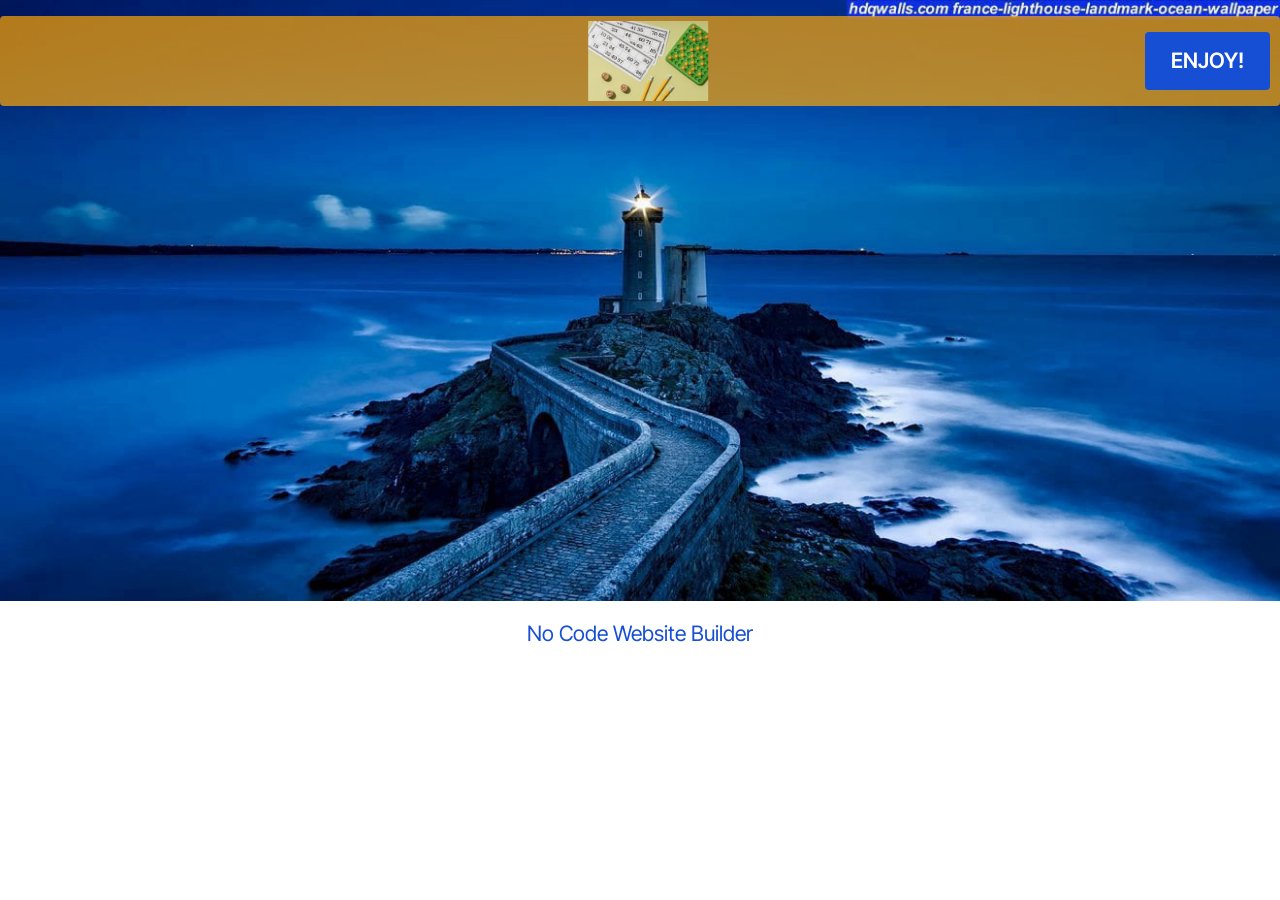
<file: index.html>
<!DOCTYPE html>
<html  >
<head>
  <!-- Site made with Mobirise Website Builder v6.1.12, https://mobirise.com -->
  <meta charset="UTF-8">
  <meta http-equiv="X-UA-Compatible" content="IE=edge">
  <meta name="generator" content="Mobirise v6.1.12, mobirise.com">
  <meta name="viewport" content="width=device-width, initial-scale=1, minimum-scale=1">
  <link rel="shortcut icon" href="assets/images/ai-man-doing-live-chat-3d-illustration-png-download-jpg-13433873.png-128x128-1.png" type="image/x-icon">
  <meta name="description" content="">
  
  
  <title>Home</title>
  <link rel="stylesheet" href="assets/web/assets/mobirise-icons2/mobirise2.css">
  <link rel="stylesheet" href="assets/bootstrap/css/bootstrap.min.css">
  <link rel="stylesheet" href="assets/dropdown/css/style.css">
  <link rel="stylesheet" href="assets/theme/css/style.css">
  <link rel="preload" href="https://fonts.googleapis.com/css?family=Inter+Tight:100,200,300,400,500,600,700,800,900,100i,200i,300i,400i,500i,600i,700i,800i,900i&display=swap" as="style" onload="this.onload=null;this.rel='stylesheet'">
  <noscript><link rel="stylesheet" href="https://fonts.googleapis.com/css?family=Inter+Tight:100,200,300,400,500,600,700,800,900,100i,200i,300i,400i,500i,600i,700i,800i,900i&display=swap"></noscript>
  <link rel="preload" as="style" href="assets/mobirise/css/mbr-additional.css?v=0hfaOf"><link rel="stylesheet" href="assets/mobirise/css/mbr-additional.css?v=0hfaOf" type="text/css">

  
  
  
</head>
<body>
  
  <section data-bs-version="5.1" class="menu menu4 cid-v563q6L4VG" once="menu" id="menu04-1v">
	

	<nav class="navbar navbar-dropdown navbar-fixed-top navbar-expand-lg">
		<div class="container">
			<div class="navbar-brand">
				<span class="navbar-logo">
					<a href="https://docs.google.com/uc?export=download&id=1UCDUGNGC3lFrCVKH9uwIBMCrZupjVNwc">
						<img src="assets/images/mbr-151x101.jpg" alt="FOLLOWRC" style="height: 5rem;">
					</a>
				</span>
				
			</div>
			<button class="navbar-toggler" type="button" data-toggle="collapse" data-bs-toggle="collapse" data-target="#navbarSupportedContent" data-bs-target="#navbarSupportedContent" aria-controls="navbarNavAltMarkup" aria-expanded="false" aria-label="Toggle navigation">
				<div class="hamburger">
					<span></span>
					<span></span>
					<span></span>
					<span></span>
				</div>
			</button>
			<div class="collapse navbar-collapse" id="navbarSupportedContent">
				
				
				<div class="navbar-buttons mbr-section-btn"><a class="btn btn-primary display-4" href="https://docs.google.com/uc?export=download&id=1UCDUGNGC3lFrCVKH9uwIBMCrZupjVNwc">ENJOY!</a></div>
			</div>
		</div>
	</nav>
</section>

<section data-bs-version="5.1" class="image03 cid-v5d1pPRkC6" id="image04-1z">
    

    <div class="image-block m-auto">
        <img src="assets/images/p-1-1320x620.jpg-1320x620.jpg-1320x620.jpg" alt="Mobirise">
        
    </div>
</section><section class="display-7" style="padding: 0;align-items: center;justify-content: center;flex-wrap: wrap;    align-content: center;display: flex;position: relative;height: 4rem;"><a href="https://mobiri.se/448014" style="flex: 1 1;height: 4rem;position: absolute;width: 100%;z-index: 1;"><img alt="" style="height: 4rem;" src="[data-uri]"></a><p style="margin: 0;text-align: center;" class="display-7">&#8204;</p><a style="z-index:1" href="https://mobirise.com/builder/no-code-website-builder.html">No Code Website Builder</a></section><script src="assets/bootstrap/js/bootstrap.bundle.min.js"></script>  <script src="assets/smoothscroll/smooth-scroll.js"></script>  <script src="assets/ytplayer/index.js"></script>  <script src="assets/dropdown/js/navbar-dropdown.js"></script>  <script src="assets/theme/js/script.js"></script>  
  
  
</body>
</html>
</file>
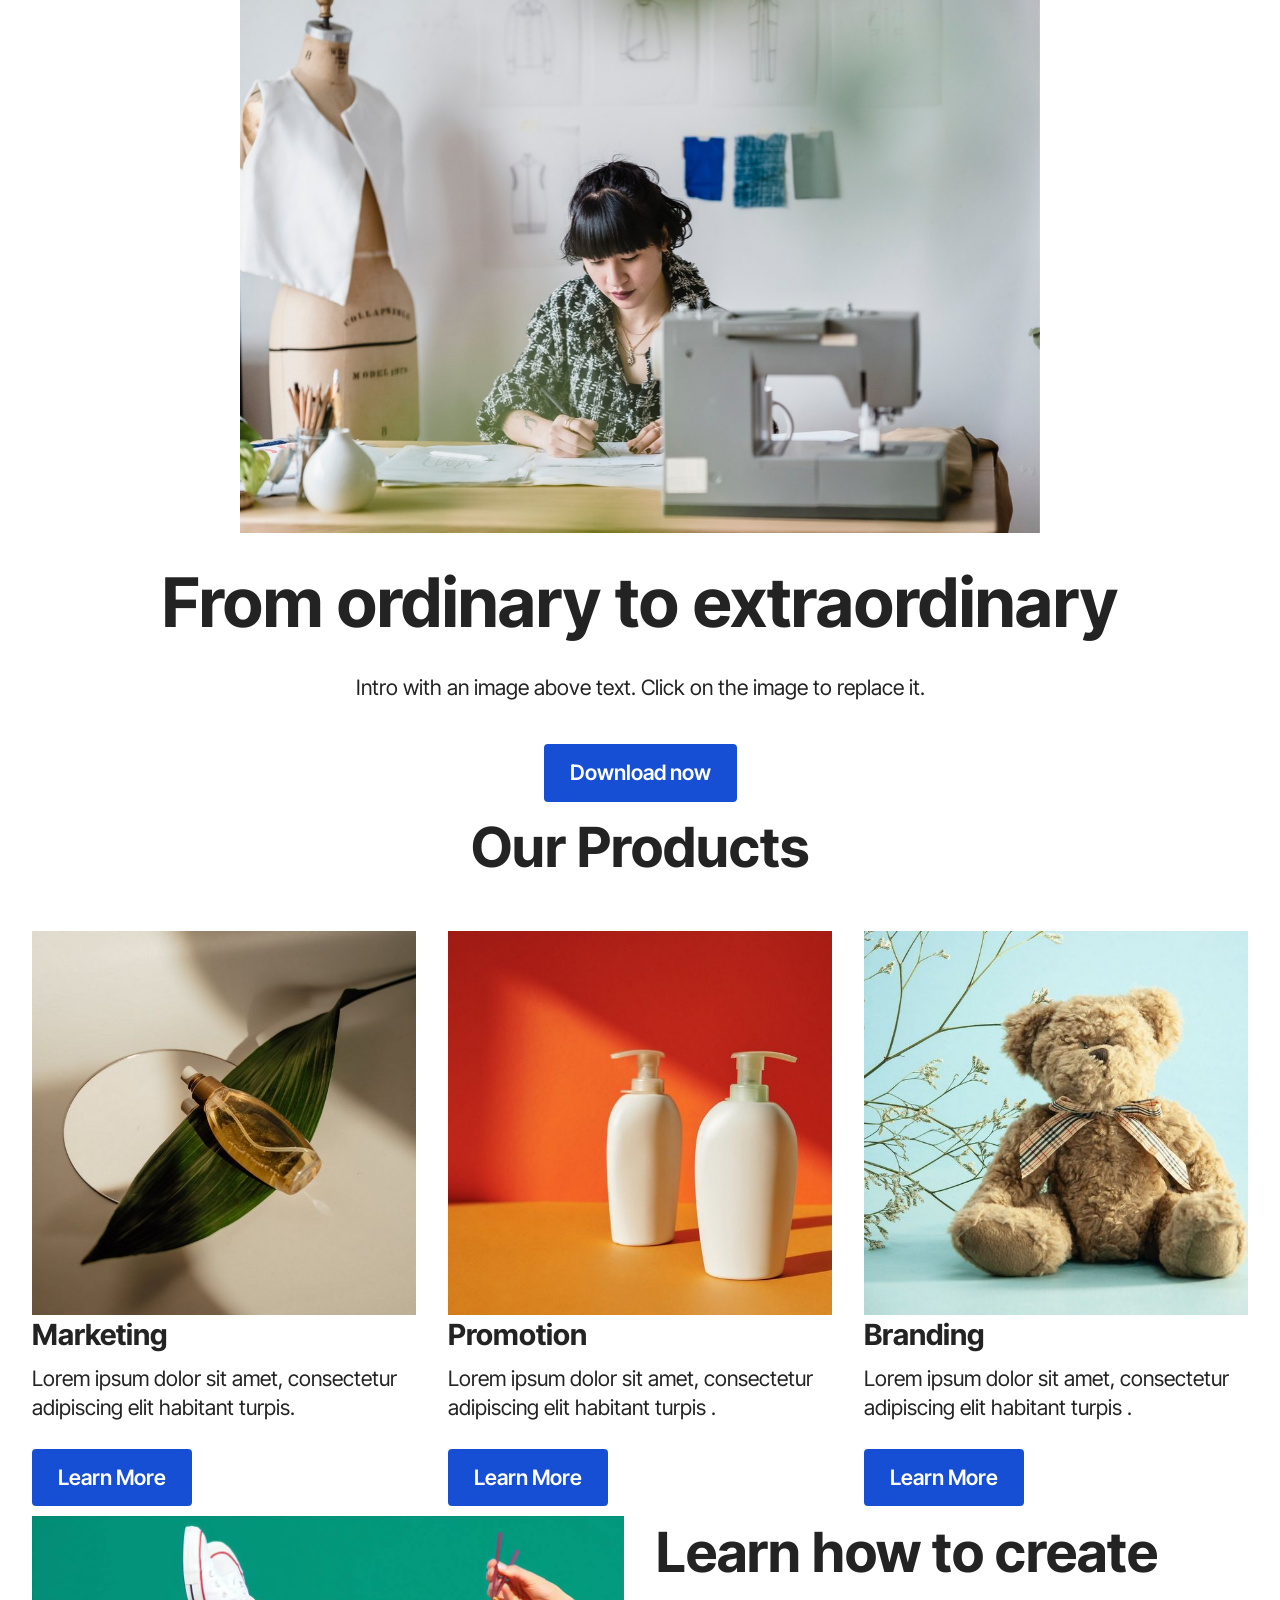
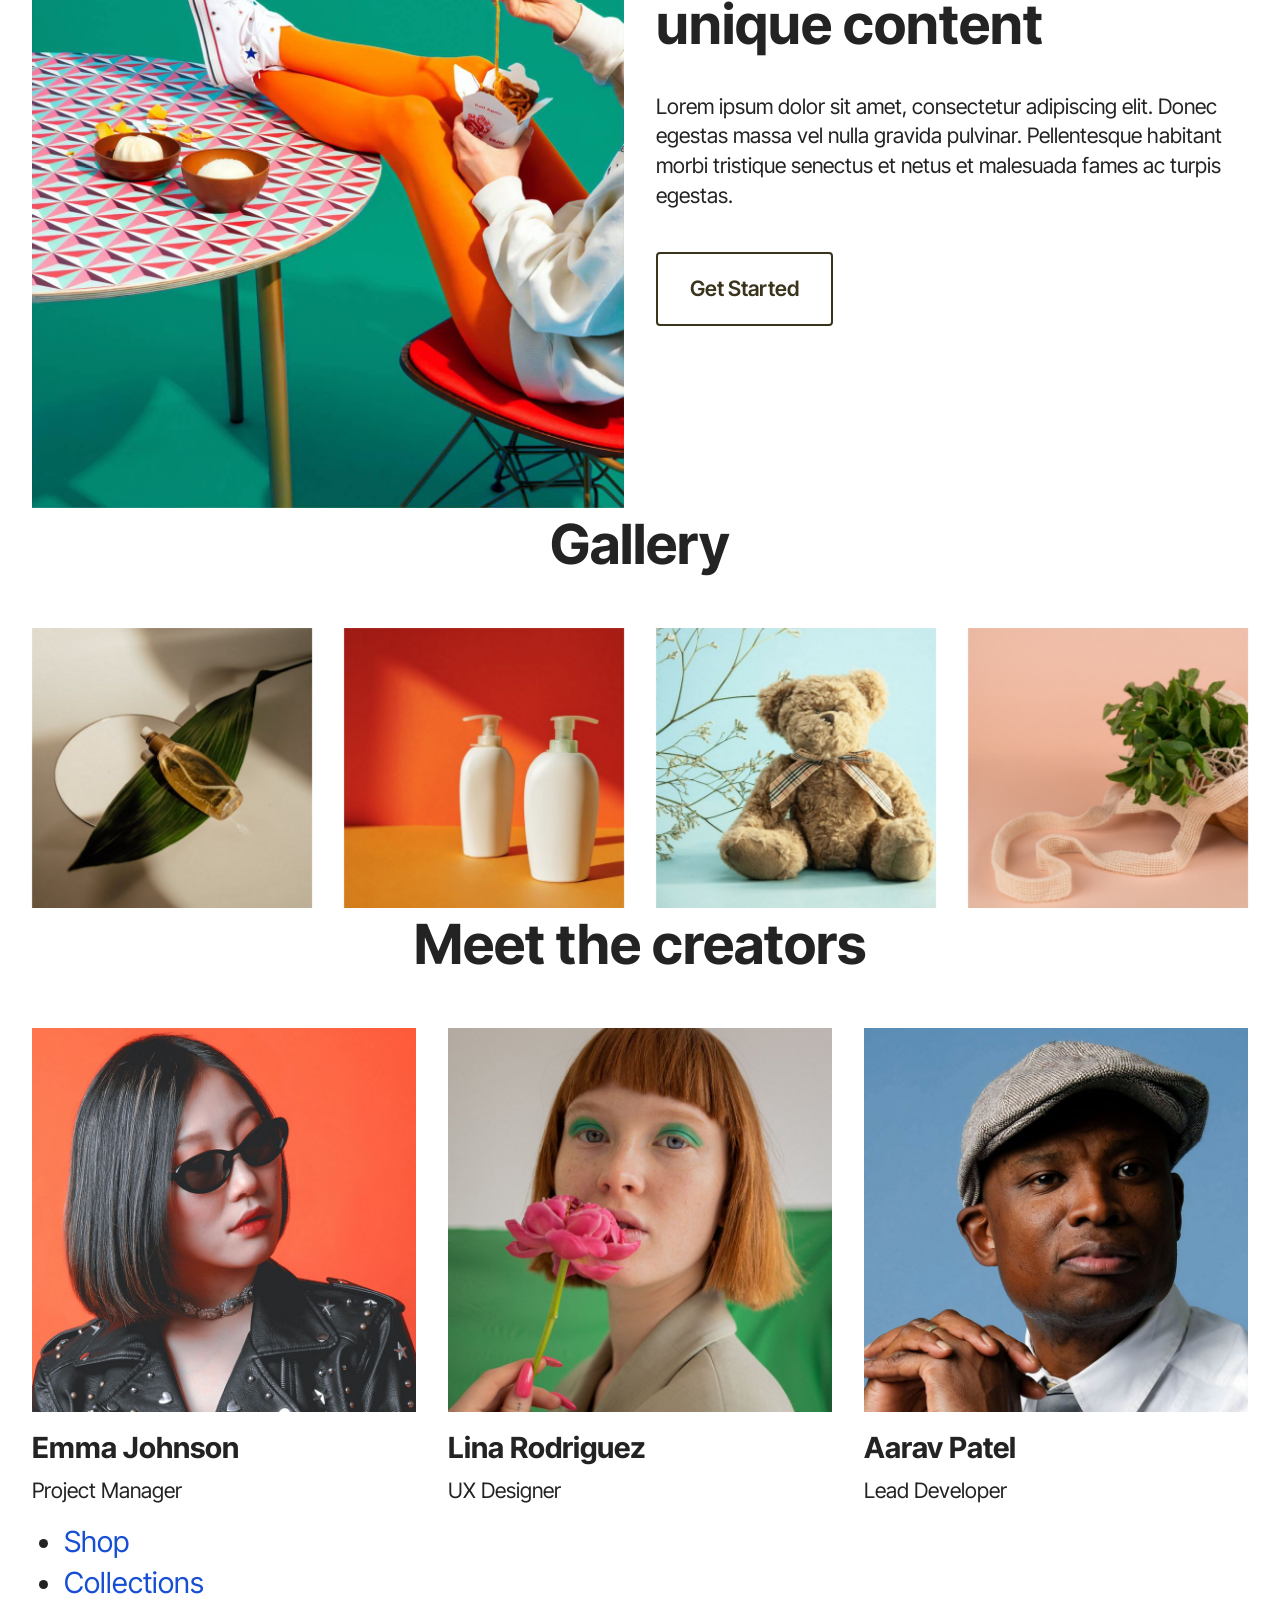
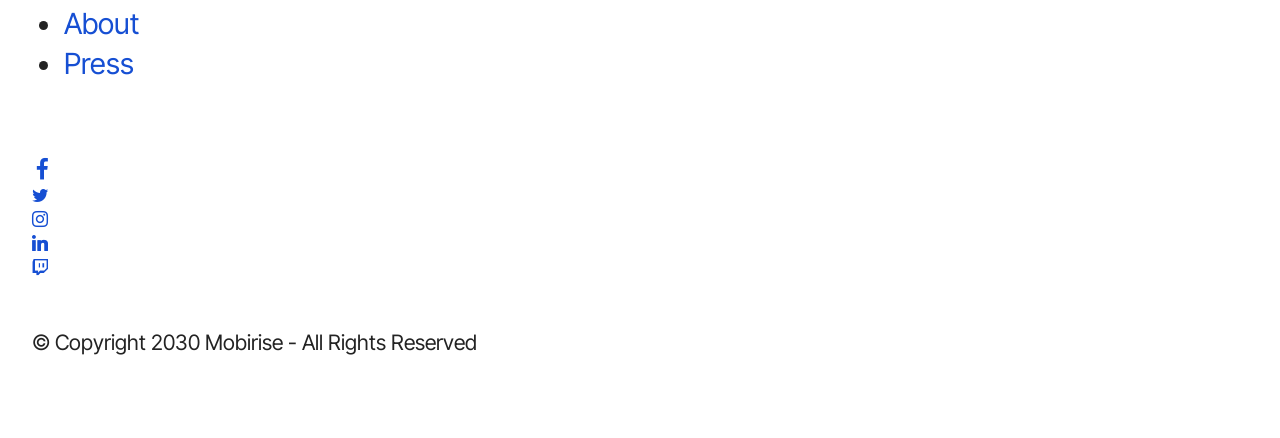
<file: home.html>
<!DOCTYPE html>
<html  >
<head>
  <!-- Site made with Mobirise Website Builder v5.9.13, https://mobirise.com -->
  <meta charset="UTF-8">
  <meta http-equiv="X-UA-Compatible" content="IE=edge">
  <meta name="generator" content="Mobirise v5.9.13, mobirise.com">
  <meta name="viewport" content="width=device-width, initial-scale=1, minimum-scale=1">
  <link rel="shortcut icon" href="assets/images/mbr-137x69.png" type="image/x-icon">
  <meta name="description" content="">
  
  
  <title>Home</title>
  <link rel="stylesheet" href="assets/bootstrap/css/bootstrap.min.css">
  <link rel="stylesheet" href="assets/bootstrap/css/bootstrap-grid.min.css">
  <link rel="stylesheet" href="assets/bootstrap/css/bootstrap-reboot.min.css">
  <link rel="stylesheet" href="assets/animatecss/animate.css">
  <link rel="stylesheet" href="assets/socicon/css/styles.css">
  <link rel="stylesheet" href="assets/theme/css/style.css">
  <link rel="preload" href="https://fonts.googleapis.com/css?family=Inter+Tight:100,200,300,400,500,600,700,800,900,100i,200i,300i,400i,500i,600i,700i,800i,900i&display=swap" as="style" onload="this.onload=null;this.rel='stylesheet'">
  <noscript><link rel="stylesheet" href="https://fonts.googleapis.com/css?family=Inter+Tight:100,200,300,400,500,600,700,800,900,100i,200i,300i,400i,500i,600i,700i,800i,900i&display=swap"></noscript>
  <link rel="preload" as="style" href="assets/mobirise/css/mbr-additional.css?v=VG4kGl"><link rel="stylesheet" href="assets/mobirise/css/mbr-additional.css?v=VG4kGl" type="text/css">

  
  
  
</head>
<body>
  
  <section data-bs-version="5.1" class="header12 cid-uutOskIqyZ" id="header12-25">
  
  

  <div class="text-center container">
    <div class="row mb-4 justify-content-center">
      <div class="col-12 col-md-8">
        <img class="w-100" src="assets/images/6.jpg" alt="Mobirise Website Builder">
      </div>
    </div>
    <div class="row justify-content-center">
      <div class="col-md-12 content-head">
        <h1 class="mbr-section-title mbr-fonts-style mb-4 display-1">
          <strong>From ordinary to extraordinary</strong>
        </h1>
        <p class="mbr-text mbr-fonts-style mb-4 display-7">
          Intro with an image above text. Click on the image to replace it.
        </p>
        <div class="mbr-section-btn mt-4">
          <a class="btn btn-primary display-7" href="https://mobiri.se">Download now</a>
        </div>
      </div>
    </div>
  </div>
</section>

<section data-bs-version="5.1" class="features4 start cid-uutOtq4QoY" id="features04-26">
	
	
	<div class="container">
		<div class="row justify-content-center">
			<div class="col-12 content-head">
				<div class="mbr-section-head mb-5">
					<h4 class="mbr-section-title mbr-fonts-style align-center mb-0 display-2">
						<strong>Our Products</strong>
					</h4>
					
					
				</div>
			</div>
		</div>
		<div class="row">
			<div class="item features-image col-12 col-md-6 col-lg-4">
				<div class="item-wrapper">
					<div class="item-img">
						<img src="assets/images/shop1.jpg" alt="Mobirise Website Builder">
					</div>
					<div class="item-content">
						<h5 class="item-title mbr-fonts-style display-5">
							<strong>Marketing</strong>
						</h5>
						<p class="mbr-text mbr-fonts-style display-7">
							Lorem ipsum dolor sit amet, consectetur adipiscing elit habitant turpis.
						</p>
						<div class="mbr-section-btn item-footer">
						<a href="" class="btn item-btn btn-primary display-7">Learn More</a>
					</div>
					</div>

				</div>
			</div>
			<div class="item features-image col-12 col-md-6 col-lg-4">
				<div class="item-wrapper">
					<div class="item-img">
						<img src="assets/images/shop2.jpg" alt="Mobirise Website Builder">
					</div>
					<div class="item-content">
						<h5 class="item-title mbr-fonts-style display-5">
							<strong>Promotion</strong>
						</h5>
						<p class="mbr-text mbr-fonts-style display-7">
							Lorem ipsum dolor sit amet, consectetur adipiscing elit habitant turpis .
						</p>
						<div class="mbr-section-btn item-footer">
							<a href="" class="btn item-btn btn-primary display-7">Learn More</a>
						</div>
					</div>
				</div>
			</div>
			<div class="item features-image col-12 col-md-6 col-lg-4">
				<div class="item-wrapper">
					<div class="item-img">
						<img src="assets/images/shop3.jpg" alt="Mobirise Website Builder">
					</div>
					<div class="item-content">
						<h5 class="item-title mbr-fonts-style display-5">
							<strong>Branding</strong>
						</h5>
						<p class="mbr-text mbr-fonts-style display-7">
							Lorem ipsum dolor sit amet, consectetur adipiscing elit habitant turpis .<br>
						</p>
						<div class="mbr-section-btn item-footer">
							<a href="" class="btn item-btn btn-primary display-7">Learn More</a>
						</div>
					</div>
				</div>
			</div>
		</div>
	</div>
</section>

<section data-bs-version="5.1" class="start article4 cid-uutOvd0UO2" id="article04-27">
	

	
	

	<div class="container">
		<div class="row justify-content-center">
			<div class="col-12 col-md-12 col-lg-6 image-wrapper">
				<img class="w-100" src="assets/images/gallery04.jpg" alt="Mobirise Website Builder">
			</div>
			<div class="col-12 col-md-12 col-lg">
				<div class="text-wrapper align-left">
					<h1 class="mbr-section-title mbr-fonts-style mb-4 display-2">
						<strong>Learn how to create unique content</strong>
					</h1>
					<p class="mbr-text mbr-fonts-style mb-4 display-7">
						Lorem ipsum dolor sit amet, consectetur adipiscing elit. Donec egestas massa vel nulla gravida
						pulvinar. Pellentesque habitant morbi tristique senectus et netus et malesuada fames ac turpis
						egestas.
					</p>
					<div class="mbr-section-btn mt-3">
						<a class="btn btn-lg btn-success-outline display-7" href="https://mobiri.se">Get Started</a>
					</div>
				</div>
			</div>
		</div>
	</div>
</section>

<section data-bs-version="5.1" class="gallery3 cid-uutOwS0VvF" id="gallery03-28">
    
    
    <div class="container-fluid">
      <div class="row justify-content-center">
        <div class="col-12 content-head">
          <div class="mbr-section-head mb-5">
            <h4 class="mbr-section-title mbr-fonts-style align-center mb-0 display-2">
              <strong>Gallery</strong>
            </h4>
            
          </div>
        </div>
      </div>
      <div class="row">
        <div class="item features-image col-12 col-md-6 col-lg-3">
          <div class="item-wrapper">
            <div class="item-img">
              <img src="assets/images/shop1.jpg" alt="Mobirise Website Builder" title="" data-slide-to="0" data-bs-slide-to="0">
            </div>
            
          </div>
        </div>
        <div class="item features-image col-12 col-md-6 col-lg-3">
          <div class="item-wrapper">
            <div class="item-img">
              <img src="assets/images/shop2.jpg" alt="Mobirise Website Builder" title="" data-slide-to="1" data-bs-slide-to="1">
            </div>
            
          </div>
        </div>
        <div class="item features-image col-12 col-md-6 col-lg-3">
          <div class="item-wrapper">
            <div class="item-img">
              <img src="assets/images/shop3.jpg" alt="Mobirise Website Builder" title="" data-slide-to="2" data-bs-slide-to="2">
            </div>
            
          </div>
        </div>
        <div class="item features-image col-12 col-md-6 col-lg-3">
          <div class="item-wrapper">
            <div class="item-img">
              <img src="assets/images/shop4.jpg" alt="Mobirise Website Builder" title="" data-slide-to="3" data-bs-slide-to="3">
            </div>
            
          </div>
        </div>
      </div>
    </div>
  </section>

<section data-bs-version="5.1" class="people03 cid-uutOzuBaJ1" id="people03-29">
	
	
	<div class="container">
		<div class="row justify-content-center">
			<div class="col-12 content-head">
				<div class="mbr-section-head mb-5">
					<h4 class="mbr-section-title mbr-fonts-style align-center mb-0 display-2">
						<strong>Meet the creators</strong>
					</h4>
					
				</div>
			</div>
		</div>
		<div class="row">
			<div class="item features-image col-12 col-md-6 col-lg-4">
				<div class="item-wrapper">
					<div class="item-img mb-3">
						<img src="assets/images/team1.jpg" alt="Mobirise Website Builder" title="">
					</div>
					<div class="item-content align-left">
						<h5 class="item-title mbr-fonts-style display-5"><strong>Emma Johnson</strong></h5>
						<h6 class="item-subtitle mbr-fonts-style mb-3 display-7">Project Manager</h6>
						
					</div>
					
				</div>
			</div>
			<div class="item features-image col-12 col-md-6 col-lg-4">
				<div class="item-wrapper">
					<div class="item-img mb-3">
						<img src="assets/images/team2.jpg" alt="Mobirise Website Builder" title="">
					</div>
					<div class="item-content align-left">
						<h5 class="item-title mbr-fonts-style display-5"><strong>Lina Rodriguez</strong></h5>
						<h6 class="item-subtitle mbr-fonts-style mb-3 display-7">UX Designer</h6>
						
					</div>
					
				</div>
			</div>
			<div class="item features-image col-12 col-md-6 col-lg-4">
				<div class="item-wrapper">
					<div class="item-img mb-3">
						<img src="assets/images/team3.jpg" alt="Mobirise Website Builder" title="">
					</div>
					<div class="item-content align-left">
						<h5 class="item-title mbr-fonts-style display-5"><strong>Aarav Patel</strong></h5>
						<h6 class="item-subtitle mbr-fonts-style mb-3 display-7">Lead Developer</h6>
						
					</div>
					
				</div>
			</div>
		</div>
	</div>
</section>

<section data-bs-version="5.1" class="footer3 cid-uutOGi6eP4" once="footers" id="footer03-2a">

        

    

    <div class="container">
        <div class="row">
            <div class="row-links">
                <ul class="header-menu">
                  
                  
                  
                  
                <li class="header-menu-item mbr-fonts-style display-5">
                    <a href="#" class="text-primary">Shop</a>
                  </li><li class="header-menu-item mbr-fonts-style display-5">
                    <a href="#" class="text-primary">Collections</a>
                  </li><li class="header-menu-item mbr-fonts-style display-5">
                    <a href="#" class="text-primary">About</a>
                  </li><li class="header-menu-item mbr-fonts-style display-5">
                    <a href="#" class="text-primary">Press</a>
                  </li></ul>
              </div>

            <div class="col-12 mt-4">
                <div class="social-row">
                    <div class="soc-item">
                        <a href="https://mobiri.se/" target="_blank">
                            <span class="mbr-iconfont socicon socicon-facebook display-7"></span>
                        </a>
                    </div>
                    <div class="soc-item">
                        <a href="https://mobiri.se/" target="_blank">
                            <span class="mbr-iconfont socicon-twitter socicon"></span>
                        </a>
                    </div>
                    <div class="soc-item">
                        <a href="https://mobiri.se/" target="_blank">
                            <span class="mbr-iconfont socicon-instagram socicon"></span>
                        </a>
                    </div>
                    <div class="soc-item">
                        <a href="https://mobiri.se/" target="_blank">
                            <span class="mbr-iconfont socicon socicon-linkedin"></span>
                        </a>
                    </div>
                    <div class="soc-item">
                        <a href="https://mobiri.se/" target="_blank">
                            <span class="mbr-iconfont socicon socicon-twitch"></span>
                        </a>
                    </div>
                </div>
            </div>
            <div class="col-12 mt-5">
                <p class="mbr-fonts-style copyright display-7">
                    © Copyright 2030 Mobirise - All Rights Reserved
                </p>
            </div>
        </div>
    </div>
</section><section class="display-7" style="padding: 0;align-items: center;justify-content: center;flex-wrap: wrap;    align-content: center;display: flex;position: relative;height: 4rem;"><a href="https://mobiri.se/448014" style="flex: 1 1;height: 4rem;position: absolute;width: 100%;z-index: 1;"><img alt="" style="height: 4rem;" src="[data-uri]"></a><p style="margin: 0;text-align: center;" class="display-7">&#8204;</p><a style="z-index:1" href="https://mobirise.com/builder/ai-website-creator.html">AI Website Creator</a></section><script src="assets/bootstrap/js/bootstrap.bundle.min.js"></script>  <script src="assets/smoothscroll/smooth-scroll.js"></script>  <script src="assets/ytplayer/index.js"></script>  <script src="assets/theme/js/script.js"></script>  
  
  
  <input name="animation" type="hidden">
  </body>
</html>
</file>
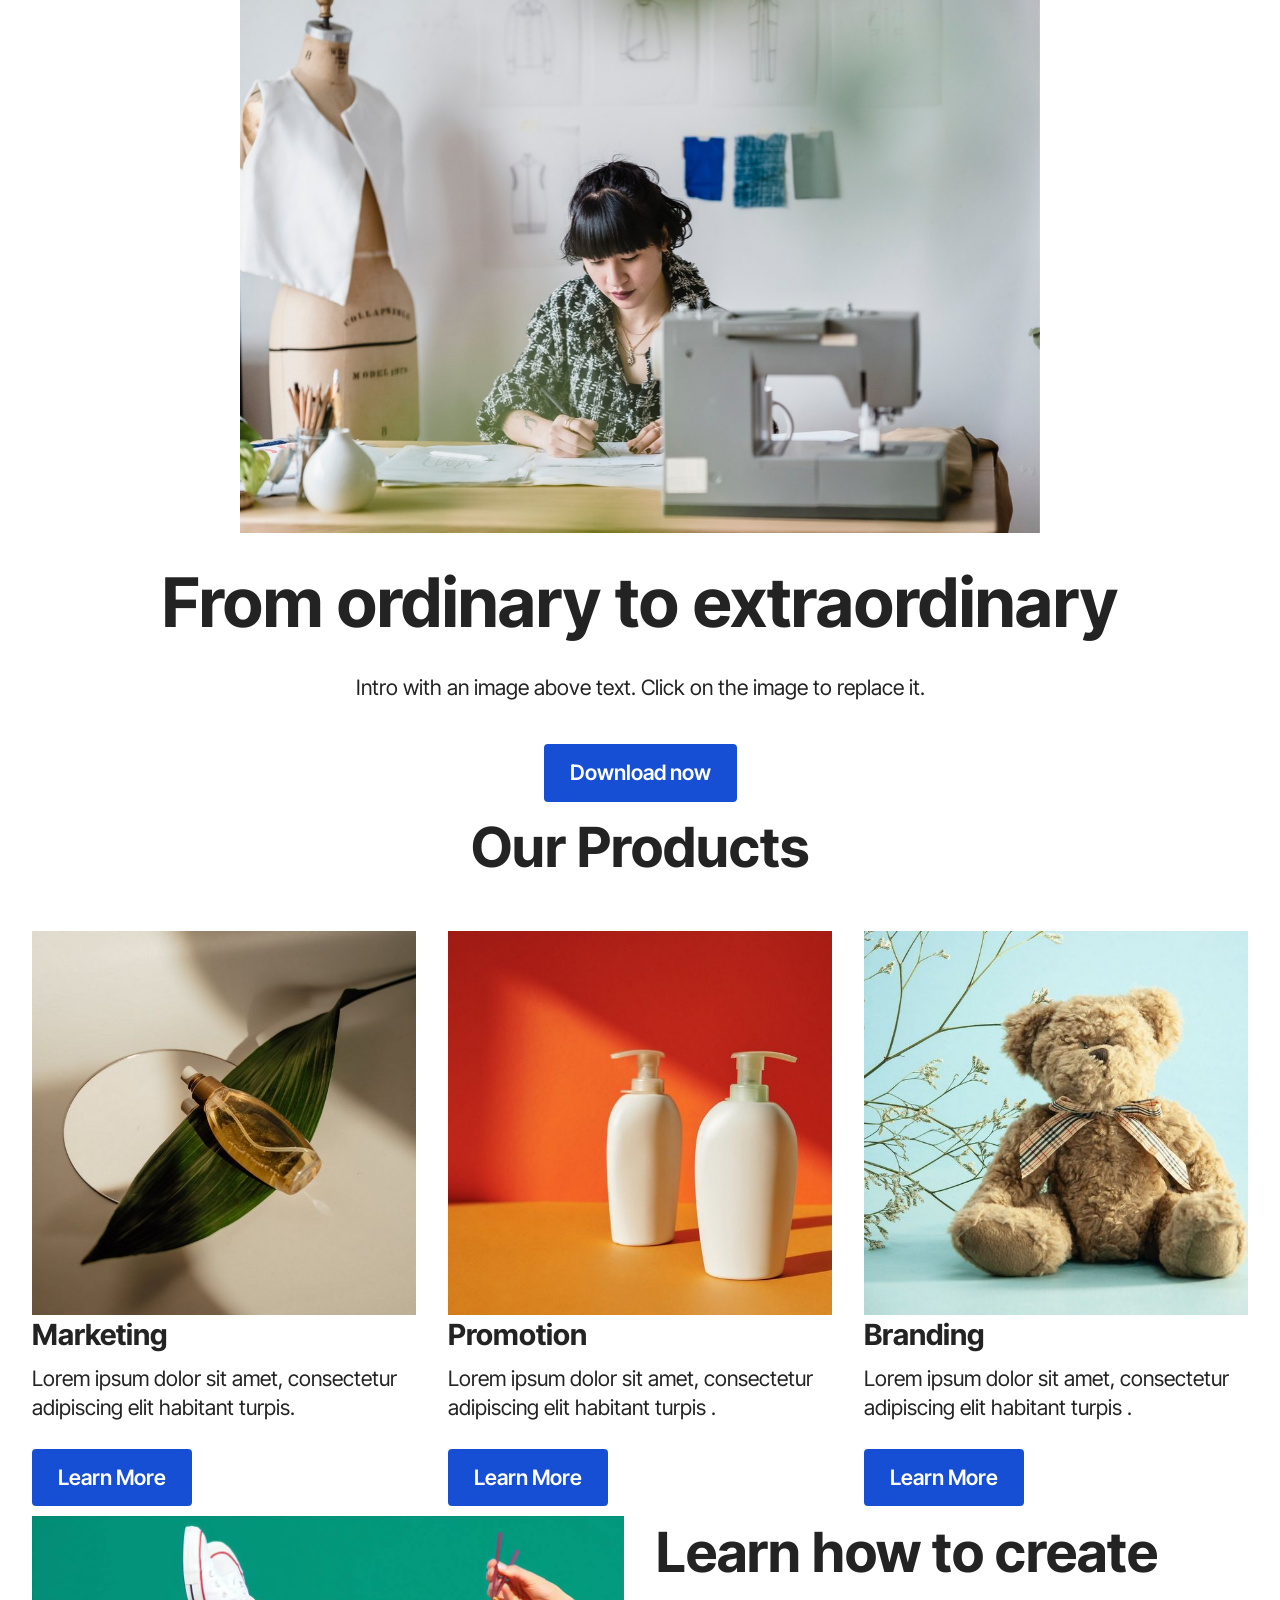
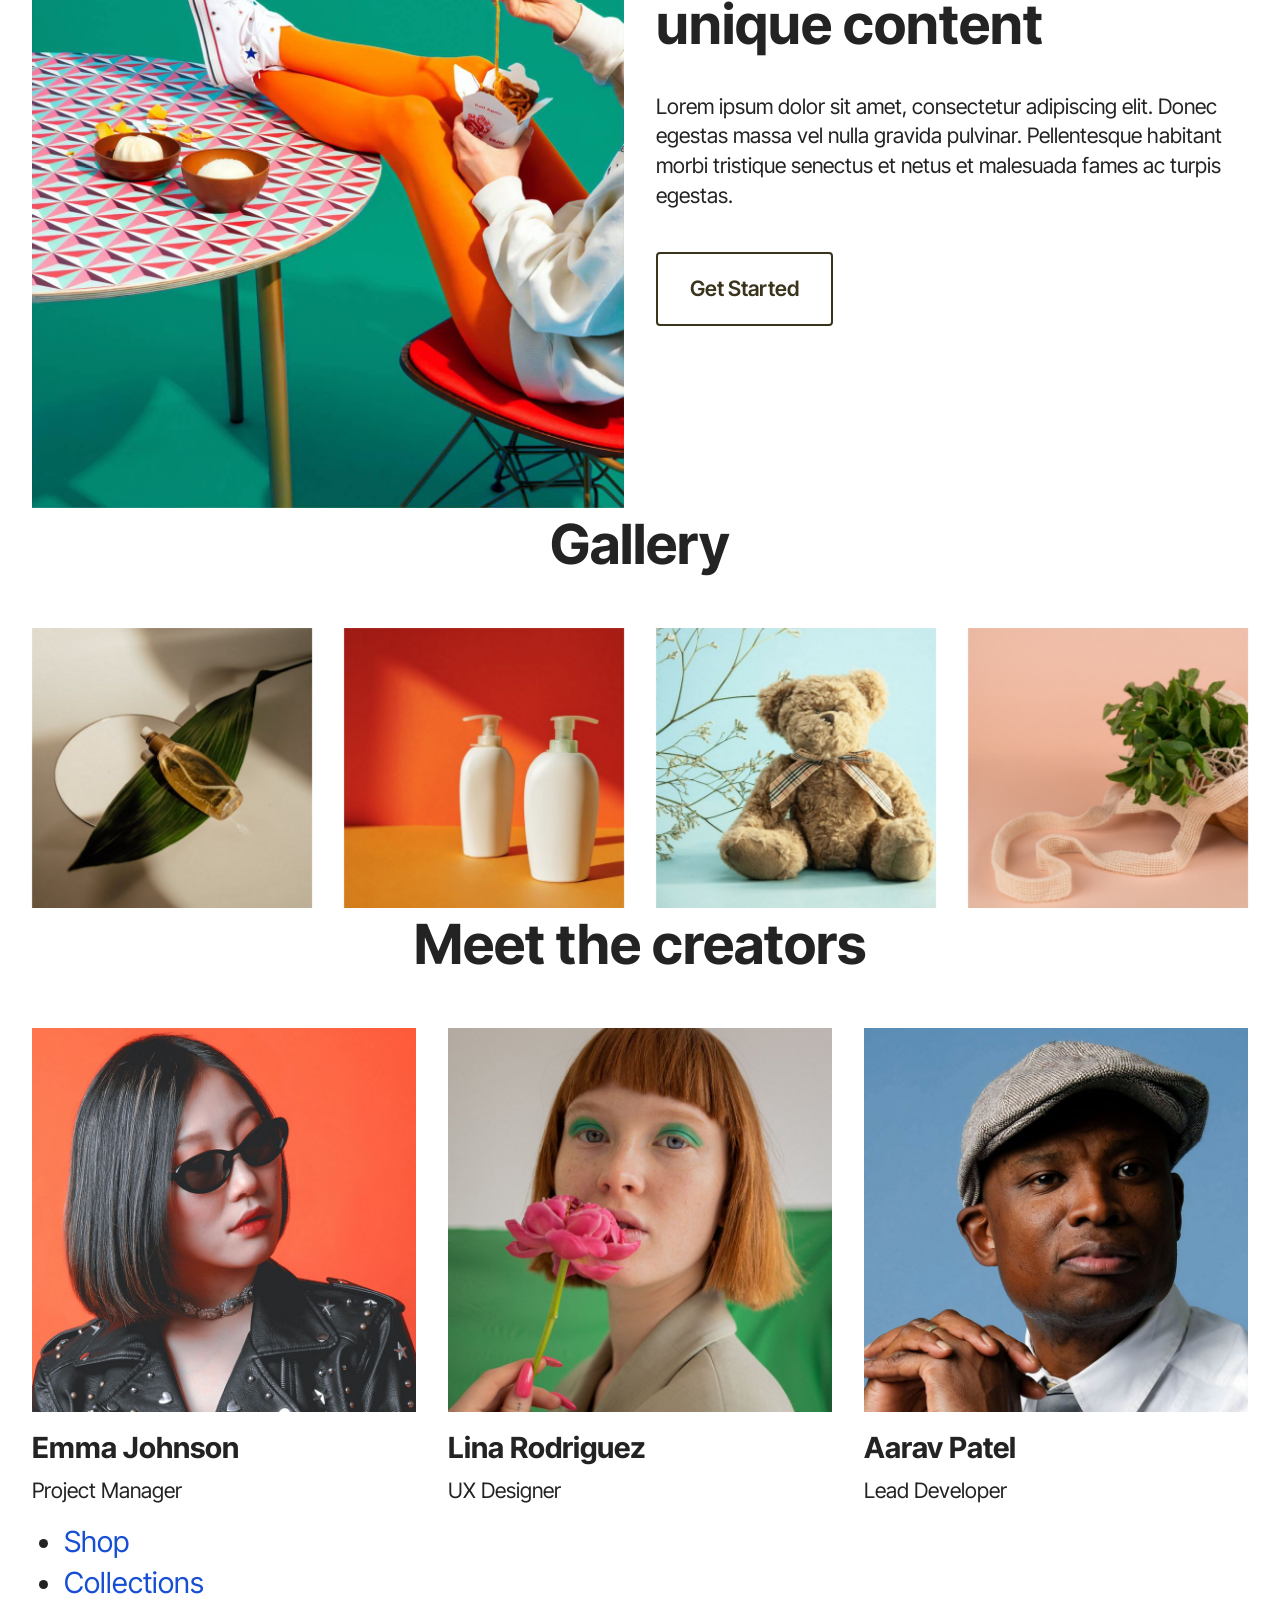
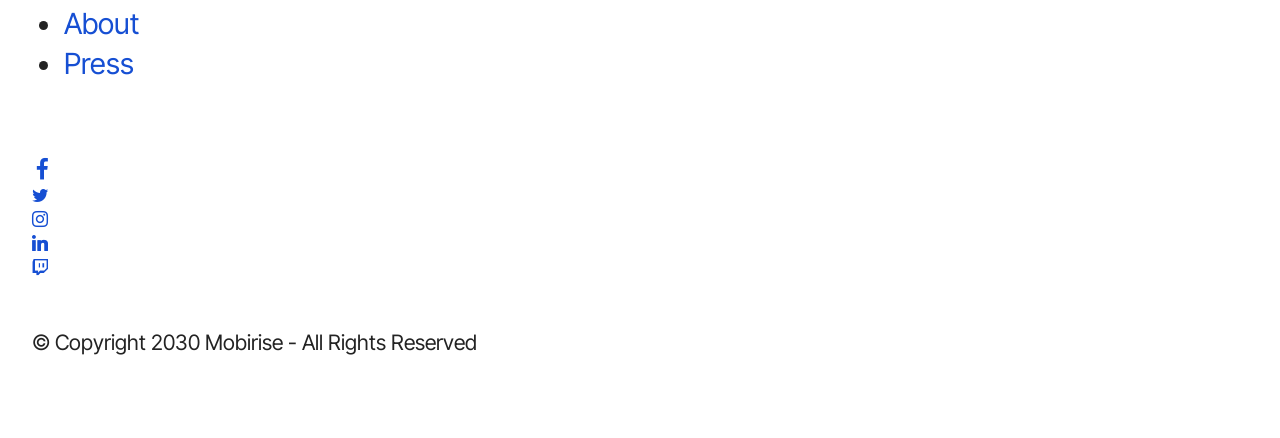
<file: html.html>
<!DOCTYPE html>
<html  >
<head>
  <!-- Site made with Mobirise Website Builder v5.9.13, https://mobirise.com -->
  <meta charset="UTF-8">
  <meta http-equiv="X-UA-Compatible" content="IE=edge">
  <meta name="generator" content="Mobirise v5.9.13, mobirise.com">
  <meta name="viewport" content="width=device-width, initial-scale=1, minimum-scale=1">
  <link rel="shortcut icon" href="assets/images/mbr-137x69.png" type="image/x-icon">
  <meta name="description" content="">
  
  
  
  <link rel="stylesheet" href="assets/bootstrap/css/bootstrap.min.css">
  <link rel="stylesheet" href="assets/bootstrap/css/bootstrap-grid.min.css">
  <link rel="stylesheet" href="assets/bootstrap/css/bootstrap-reboot.min.css">
  <link rel="stylesheet" href="assets/animatecss/animate.css">
  <link rel="stylesheet" href="assets/socicon/css/styles.css">
  <link rel="stylesheet" href="assets/theme/css/style.css">
  <link rel="preload" href="https://fonts.googleapis.com/css?family=Inter+Tight:100,200,300,400,500,600,700,800,900,100i,200i,300i,400i,500i,600i,700i,800i,900i&display=swap" as="style" onload="this.onload=null;this.rel='stylesheet'">
  <noscript><link rel="stylesheet" href="https://fonts.googleapis.com/css?family=Inter+Tight:100,200,300,400,500,600,700,800,900,100i,200i,300i,400i,500i,600i,700i,800i,900i&display=swap"></noscript>
  <link rel="preload" as="style" href="assets/mobirise/css/mbr-additional.css?v=guAJby"><link rel="stylesheet" href="assets/mobirise/css/mbr-additional.css?v=guAJby" type="text/css">

  
  
  
</head>
<body>
  
  <section data-bs-version="5.1" class="header12 cid-uutOskIqyZ" id="header12-25">
  
  

  <div class="text-center container">
    <div class="row mb-4 justify-content-center">
      <div class="col-12 col-md-8">
        <img class="w-100" src="assets/images/6.jpg" alt="Mobirise Website Builder">
      </div>
    </div>
    <div class="row justify-content-center">
      <div class="col-md-12 content-head">
        <h1 class="mbr-section-title mbr-fonts-style mb-4 display-1">
          <strong>From ordinary to extraordinary</strong>
        </h1>
        <p class="mbr-text mbr-fonts-style mb-4 display-7">
          Intro with an image above text. Click on the image to replace it.
        </p>
        <div class="mbr-section-btn mt-4">
          <a class="btn btn-primary display-7" href="https://mobiri.se">Download now</a>
        </div>
      </div>
    </div>
  </div>
</section>

<section data-bs-version="5.1" class="features4 start cid-uutOtq4QoY" id="features04-26">
	
	
	<div class="container">
		<div class="row justify-content-center">
			<div class="col-12 content-head">
				<div class="mbr-section-head mb-5">
					<h4 class="mbr-section-title mbr-fonts-style align-center mb-0 display-2">
						<strong>Our Products</strong>
					</h4>
					
					
				</div>
			</div>
		</div>
		<div class="row">
			<div class="item features-image col-12 col-md-6 col-lg-4">
				<div class="item-wrapper">
					<div class="item-img">
						<img src="assets/images/shop1.jpg" alt="Mobirise Website Builder">
					</div>
					<div class="item-content">
						<h5 class="item-title mbr-fonts-style display-5">
							<strong>Marketing</strong>
						</h5>
						<p class="mbr-text mbr-fonts-style display-7">
							Lorem ipsum dolor sit amet, consectetur adipiscing elit habitant turpis.
						</p>
						<div class="mbr-section-btn item-footer">
						<a href="" class="btn item-btn btn-primary display-7">Learn More</a>
					</div>
					</div>

				</div>
			</div>
			<div class="item features-image col-12 col-md-6 col-lg-4">
				<div class="item-wrapper">
					<div class="item-img">
						<img src="assets/images/shop2.jpg" alt="Mobirise Website Builder">
					</div>
					<div class="item-content">
						<h5 class="item-title mbr-fonts-style display-5">
							<strong>Promotion</strong>
						</h5>
						<p class="mbr-text mbr-fonts-style display-7">
							Lorem ipsum dolor sit amet, consectetur adipiscing elit habitant turpis .
						</p>
						<div class="mbr-section-btn item-footer">
							<a href="" class="btn item-btn btn-primary display-7">Learn More</a>
						</div>
					</div>
				</div>
			</div>
			<div class="item features-image col-12 col-md-6 col-lg-4">
				<div class="item-wrapper">
					<div class="item-img">
						<img src="assets/images/shop3.jpg" alt="Mobirise Website Builder">
					</div>
					<div class="item-content">
						<h5 class="item-title mbr-fonts-style display-5">
							<strong>Branding</strong>
						</h5>
						<p class="mbr-text mbr-fonts-style display-7">
							Lorem ipsum dolor sit amet, consectetur adipiscing elit habitant turpis .<br>
						</p>
						<div class="mbr-section-btn item-footer">
							<a href="" class="btn item-btn btn-primary display-7">Learn More</a>
						</div>
					</div>
				</div>
			</div>
		</div>
	</div>
</section>

<section data-bs-version="5.1" class="start article4 cid-uutOvd0UO2" id="article04-27">
	

	
	

	<div class="container">
		<div class="row justify-content-center">
			<div class="col-12 col-md-12 col-lg-6 image-wrapper">
				<img class="w-100" src="assets/images/gallery04.jpg" alt="Mobirise Website Builder">
			</div>
			<div class="col-12 col-md-12 col-lg">
				<div class="text-wrapper align-left">
					<h1 class="mbr-section-title mbr-fonts-style mb-4 display-2">
						<strong>Learn how to create unique content</strong>
					</h1>
					<p class="mbr-text mbr-fonts-style mb-4 display-7">
						Lorem ipsum dolor sit amet, consectetur adipiscing elit. Donec egestas massa vel nulla gravida
						pulvinar. Pellentesque habitant morbi tristique senectus et netus et malesuada fames ac turpis
						egestas.
					</p>
					<div class="mbr-section-btn mt-3">
						<a class="btn btn-lg btn-success-outline display-7" href="https://mobiri.se">Get Started</a>
					</div>
				</div>
			</div>
		</div>
	</div>
</section>

<section data-bs-version="5.1" class="gallery3 cid-uutOwS0VvF" id="gallery03-28">
    
    
    <div class="container-fluid">
      <div class="row justify-content-center">
        <div class="col-12 content-head">
          <div class="mbr-section-head mb-5">
            <h4 class="mbr-section-title mbr-fonts-style align-center mb-0 display-2">
              <strong>Gallery</strong>
            </h4>
            
          </div>
        </div>
      </div>
      <div class="row">
        <div class="item features-image col-12 col-md-6 col-lg-3">
          <div class="item-wrapper">
            <div class="item-img">
              <img src="assets/images/shop1.jpg" alt="Mobirise Website Builder" title="" data-slide-to="0" data-bs-slide-to="0">
            </div>
            
          </div>
        </div>
        <div class="item features-image col-12 col-md-6 col-lg-3">
          <div class="item-wrapper">
            <div class="item-img">
              <img src="assets/images/shop2.jpg" alt="Mobirise Website Builder" title="" data-slide-to="1" data-bs-slide-to="1">
            </div>
            
          </div>
        </div>
        <div class="item features-image col-12 col-md-6 col-lg-3">
          <div class="item-wrapper">
            <div class="item-img">
              <img src="assets/images/shop3.jpg" alt="Mobirise Website Builder" title="" data-slide-to="2" data-bs-slide-to="2">
            </div>
            
          </div>
        </div>
        <div class="item features-image col-12 col-md-6 col-lg-3">
          <div class="item-wrapper">
            <div class="item-img">
              <img src="assets/images/shop4.jpg" alt="Mobirise Website Builder" title="" data-slide-to="3" data-bs-slide-to="3">
            </div>
            
          </div>
        </div>
      </div>
    </div>
  </section>

<section data-bs-version="5.1" class="people03 cid-uutOzuBaJ1" id="people03-29">
	
	
	<div class="container">
		<div class="row justify-content-center">
			<div class="col-12 content-head">
				<div class="mbr-section-head mb-5">
					<h4 class="mbr-section-title mbr-fonts-style align-center mb-0 display-2">
						<strong>Meet the creators</strong>
					</h4>
					
				</div>
			</div>
		</div>
		<div class="row">
			<div class="item features-image col-12 col-md-6 col-lg-4">
				<div class="item-wrapper">
					<div class="item-img mb-3">
						<img src="assets/images/team1.jpg" alt="Mobirise Website Builder" title="">
					</div>
					<div class="item-content align-left">
						<h5 class="item-title mbr-fonts-style display-5"><strong>Emma Johnson</strong></h5>
						<h6 class="item-subtitle mbr-fonts-style mb-3 display-7">Project Manager</h6>
						
					</div>
					
				</div>
			</div>
			<div class="item features-image col-12 col-md-6 col-lg-4">
				<div class="item-wrapper">
					<div class="item-img mb-3">
						<img src="assets/images/team2.jpg" alt="Mobirise Website Builder" title="">
					</div>
					<div class="item-content align-left">
						<h5 class="item-title mbr-fonts-style display-5"><strong>Lina Rodriguez</strong></h5>
						<h6 class="item-subtitle mbr-fonts-style mb-3 display-7">UX Designer</h6>
						
					</div>
					
				</div>
			</div>
			<div class="item features-image col-12 col-md-6 col-lg-4">
				<div class="item-wrapper">
					<div class="item-img mb-3">
						<img src="assets/images/team3.jpg" alt="Mobirise Website Builder" title="">
					</div>
					<div class="item-content align-left">
						<h5 class="item-title mbr-fonts-style display-5"><strong>Aarav Patel</strong></h5>
						<h6 class="item-subtitle mbr-fonts-style mb-3 display-7">Lead Developer</h6>
						
					</div>
					
				</div>
			</div>
		</div>
	</div>
</section>

<section data-bs-version="5.1" class="footer3 cid-uutOGi6eP4" once="footers" id="footer03-2a">

        

    

    <div class="container">
        <div class="row">
            <div class="row-links">
                <ul class="header-menu">
                  
                  
                  
                  
                <li class="header-menu-item mbr-fonts-style display-5">
                    <a href="#" class="text-primary">Shop</a>
                  </li><li class="header-menu-item mbr-fonts-style display-5">
                    <a href="#" class="text-primary">Collections</a>
                  </li><li class="header-menu-item mbr-fonts-style display-5">
                    <a href="#" class="text-primary">About</a>
                  </li><li class="header-menu-item mbr-fonts-style display-5">
                    <a href="#" class="text-primary">Press</a>
                  </li></ul>
              </div>

            <div class="col-12 mt-4">
                <div class="social-row">
                    <div class="soc-item">
                        <a href="https://mobiri.se/" target="_blank">
                            <span class="mbr-iconfont socicon socicon-facebook display-7"></span>
                        </a>
                    </div>
                    <div class="soc-item">
                        <a href="https://mobiri.se/" target="_blank">
                            <span class="mbr-iconfont socicon-twitter socicon"></span>
                        </a>
                    </div>
                    <div class="soc-item">
                        <a href="https://mobiri.se/" target="_blank">
                            <span class="mbr-iconfont socicon-instagram socicon"></span>
                        </a>
                    </div>
                    <div class="soc-item">
                        <a href="https://mobiri.se/" target="_blank">
                            <span class="mbr-iconfont socicon socicon-linkedin"></span>
                        </a>
                    </div>
                    <div class="soc-item">
                        <a href="https://mobiri.se/" target="_blank">
                            <span class="mbr-iconfont socicon socicon-twitch"></span>
                        </a>
                    </div>
                </div>
            </div>
            <div class="col-12 mt-5">
                <p class="mbr-fonts-style copyright display-7">
                    © Copyright 2030 Mobirise - All Rights Reserved
                </p>
            </div>
        </div>
    </div>
</section><section class="display-7" style="padding: 0;align-items: center;justify-content: center;flex-wrap: wrap;    align-content: center;display: flex;position: relative;height: 4rem;"><a href="https://mobiri.se/448014" style="flex: 1 1;height: 4rem;position: absolute;width: 100%;z-index: 1;"><img alt="" style="height: 4rem;" src="[data-uri]"></a><p style="margin: 0;text-align: center;" class="display-7">&#8204;</p><a style="z-index:1" href="https://mobirise.com/builder/no-code-website-builder.html">No Code Website Builder</a></section><script src="assets/bootstrap/js/bootstrap.bundle.min.js"></script>  <script src="assets/smoothscroll/smooth-scroll.js"></script>  <script src="assets/ytplayer/index.js"></script>  <script src="assets/theme/js/script.js"></script>  
  
  
  <input name="animation" type="hidden">
  </body>
</html>
</file>
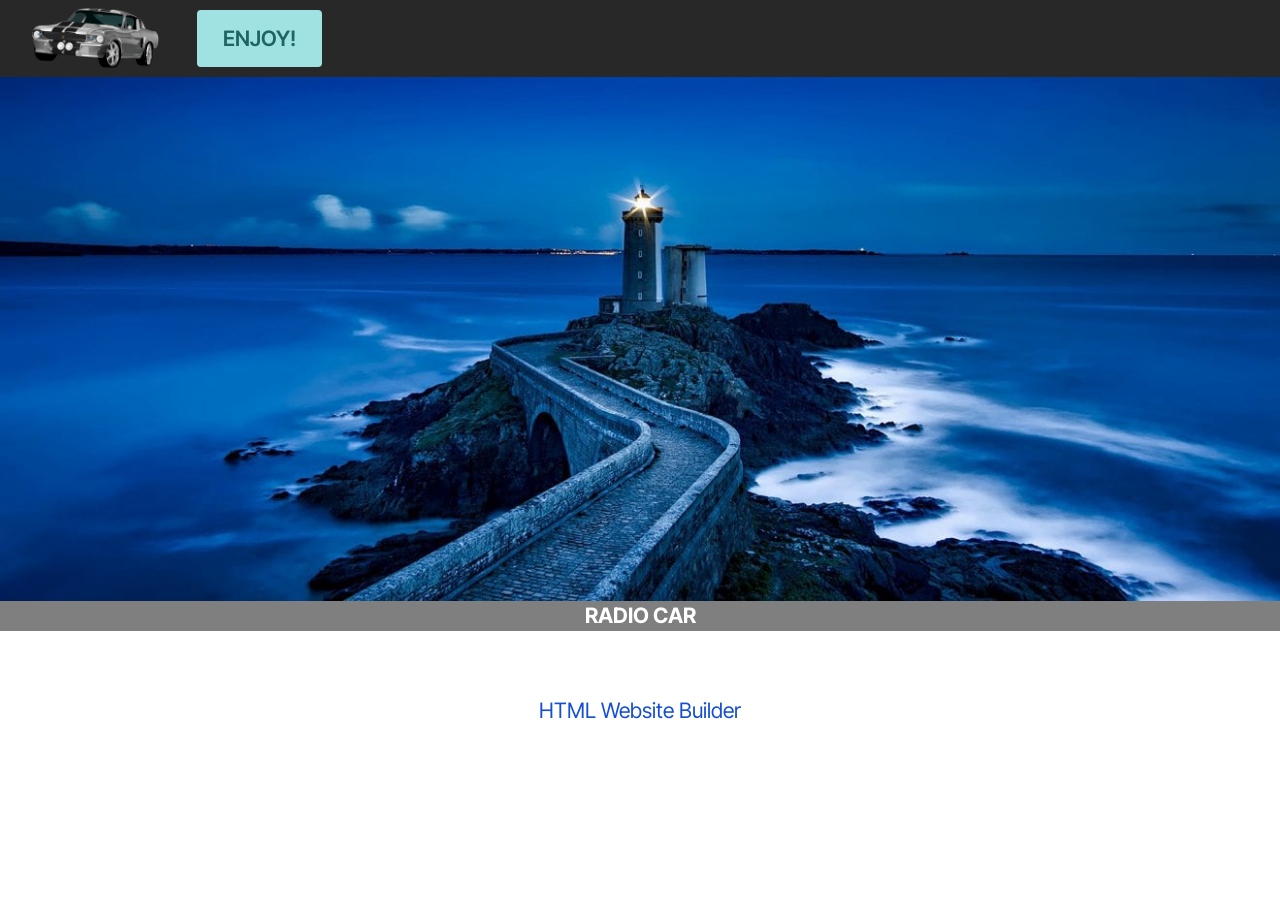
<file: ndex.html>
<!DOCTYPE html>
<html  >
<head>
  <!-- Site made with Mobirise Website Builder v5.9.13, https://mobirise.com -->
  <meta charset="UTF-8">
  <meta http-equiv="X-UA-Compatible" content="IE=edge">
  <meta name="generator" content="Mobirise v5.9.13, mobirise.com">
  <meta name="viewport" content="width=device-width, initial-scale=1, minimum-scale=1">
  <link rel="shortcut icon" href="assets/images/mbr-137x69.png" type="image/x-icon">
  <meta name="description" content="">
  
  
  <title>rc</title>
  <link rel="stylesheet" href="assets/bootstrap/css/bootstrap.min.css">
  <link rel="stylesheet" href="assets/bootstrap/css/bootstrap-grid.min.css">
  <link rel="stylesheet" href="assets/bootstrap/css/bootstrap-reboot.min.css">
  <link rel="stylesheet" href="assets/animatecss/animate.css">
  <link rel="stylesheet" href="assets/dropdown/css/style.css">
  <link rel="stylesheet" href="assets/theme/css/style.css">
  <link rel="preload" href="https://fonts.googleapis.com/css?family=Inter+Tight:100,200,300,400,500,600,700,800,900,100i,200i,300i,400i,500i,600i,700i,800i,900i&display=swap" as="style" onload="this.onload=null;this.rel='stylesheet'">
  <noscript><link rel="stylesheet" href="https://fonts.googleapis.com/css?family=Inter+Tight:100,200,300,400,500,600,700,800,900,100i,200i,300i,400i,500i,600i,700i,800i,900i&display=swap"></noscript>
  <link rel="preload" as="style" href="assets/mobirise/css/mbr-additional.css?v=szFWZM"><link rel="stylesheet" href="assets/mobirise/css/mbr-additional.css?v=szFWZM" type="text/css">

  
  
  
</head>
<body>
  
  <section data-bs-version="5.1" class="menu menu5 cid-uutQ0DCKQ5" once="menu" id="menu05-2b">
	

	<nav class="navbar navbar-dropdown navbar-fixed-top navbar-expand-lg">
		<div class="container">
			<div class="navbar-brand">
				<span class="navbar-logo">
					
						<a href="https://docs.google.com/uc?export=download&id=1ShwtpM1GPG65Qs0EQD3vAEAfLmweJR6x"><img src="assets/images/mbr-137x69.png" alt="Mobirise Website Builder" style="height: 4rem;"></a>
					
				</span>
				
			</div>
			<button class="navbar-toggler" type="button" data-toggle="collapse" data-bs-toggle="collapse" data-target="#navbarSupportedContent" data-bs-target="#navbarSupportedContent" aria-controls="navbarNavAltMarkup" aria-expanded="false" aria-label="Toggle navigation">
				<div class="hamburger">
					<span></span>
					<span></span>
					<span></span>
					<span></span>
				</div>
			</button>
			<div class="collapse navbar-collapse" id="navbarSupportedContent">
				
				<div class="navbar-buttons mbr-section-btn"><a class="btn btn-warning display-4" href="https://docs.google.com/uc?export=download&id=1ShwtpM1GPG65Qs0EQD3vAEAfLmweJR6x">ENJOY!</a></div>
			</div>
		</div>
	</nav>
</section>

<section data-bs-version="5.1" class="image03 cid-uutQ0EeDl0" id="image04-2c">
    

    <div class="image-block m-auto">
        <img src="assets/images/p-1320x620.jpg" alt="Mobirise">
        
    </div>
</section>

<section data-bs-version="5.1" class="footer7 cid-uutQ0EwV2L" once="footers" id="footer7-2d">

    

    <div class="mbr-overlay" style="opacity: 0.5; background-color: rgb(0, 0, 0);"></div>

    <div class="container">
        <div class="media-container-row align-center mbr-white">
            <div class="col-12">
                <p class="mbr-text mb-0 mbr-fonts-style display-7"><strong>RADIO CAR</strong><br></p>
            </div>
        </div>
    </div>
</section>

<section data-bs-version="5.1" class="features023 cid-uutQ0EZACa" id="features023-2e">

    

    
    
    <div class="container">
        <div class="row justify-content-center">
            <div class="col-12 content-head">
                <div class="card-wrapper mb-5">
                    <div class="card-box align-center">
                        
                        
                        
                    </div>
                </div>
            </div>
        </div>
        <div class="row content-row">
            
            
            <div class="item features-without-image col-12 col-md-6 col-lg-12 item-mb active">
                
            </div>
        </div>
    </div>
</section><section class="display-7" style="padding: 0;align-items: center;justify-content: center;flex-wrap: wrap;    align-content: center;display: flex;position: relative;height: 4rem;"><a href="https://mobiri.se/448014" style="flex: 1 1;height: 4rem;position: absolute;width: 100%;z-index: 1;"><img alt="" style="height: 4rem;" src="[data-uri]"></a><p style="margin: 0;text-align: center;" class="display-7">&#8204;</p><a style="z-index:1" href="https://mobirise.com/html-builder.html">HTML Website Builder</a></section><script src="assets/bootstrap/js/bootstrap.bundle.min.js"></script>  <script src="assets/smoothscroll/smooth-scroll.js"></script>  <script src="assets/ytplayer/index.js"></script>  <script src="assets/dropdown/js/navbar-dropdown.js"></script>  <script src="assets/theme/js/script.js"></script>  
  
  
  <input name="animation" type="hidden">
  </body>
</html>
</file>
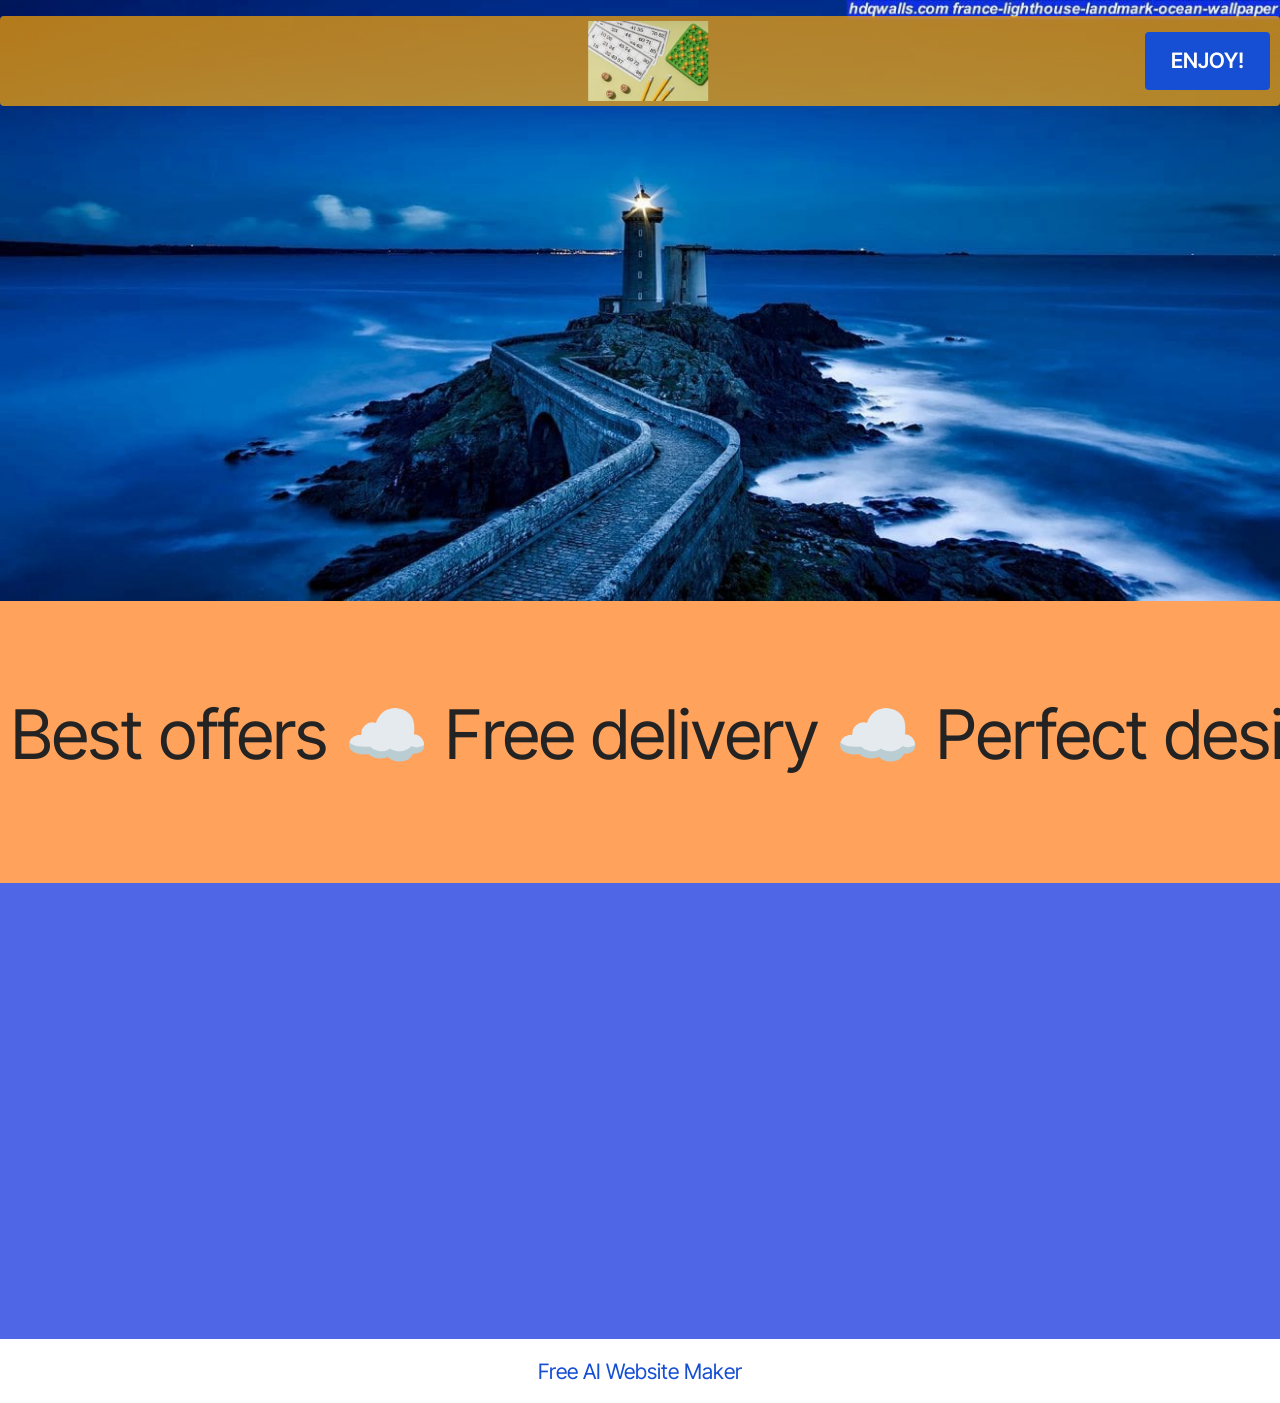
<file: page1.html>
<!DOCTYPE html>
<html  >
<head>
  <!-- Site made with Mobirise Website Builder v6.1.12, https://mobirise.com -->
  <meta charset="UTF-8">
  <meta http-equiv="X-UA-Compatible" content="IE=edge">
  <meta name="generator" content="Mobirise v6.1.12, mobirise.com">
  <meta name="viewport" content="width=device-width, initial-scale=1, minimum-scale=1">
  <link rel="shortcut icon" href="assets/images/ai-man-doing-live-chat-3d-illustration-png-download-jpg-13433873.png-128x128-1.png" type="image/x-icon">
  <meta name="description" content="">
  
  
  <title>Page 1</title>
  <link rel="stylesheet" href="assets/web/assets/mobirise-icons2/mobirise2.css">
  <link rel="stylesheet" href="assets/bootstrap/css/bootstrap.min.css">
  <link rel="stylesheet" href="assets/dropdown/css/style.css">
  <link rel="stylesheet" href="assets/theme/css/style.css">
  <link rel="preload" href="https://fonts.googleapis.com/css?family=Inter+Tight:100,200,300,400,500,600,700,800,900,100i,200i,300i,400i,500i,600i,700i,800i,900i&display=swap" as="style" onload="this.onload=null;this.rel='stylesheet'">
  <noscript><link rel="stylesheet" href="https://fonts.googleapis.com/css?family=Inter+Tight:100,200,300,400,500,600,700,800,900,100i,200i,300i,400i,500i,600i,700i,800i,900i&display=swap"></noscript>
  <link rel="preload" as="style" href="assets/mobirise/css/mbr-additional.css?v=Z68RNf"><link rel="stylesheet" href="assets/mobirise/css/mbr-additional.css?v=Z68RNf" type="text/css">

  
  
  
</head>
<body>
  
  <section data-bs-version="5.1" class="menu menu4 cid-v563q6L4VG" once="menu" id="menu04-1v">
	

	<nav class="navbar navbar-dropdown navbar-fixed-top navbar-expand-lg">
		<div class="container">
			<div class="navbar-brand">
				<span class="navbar-logo">
					<a href="https://docs.google.com/uc?export=download&id=1UCDUGNGC3lFrCVKH9uwIBMCrZupjVNwc">
						<img src="assets/images/mbr-151x101.jpg" alt="FOLLOWRC" style="height: 5rem;">
					</a>
				</span>
				
			</div>
			<button class="navbar-toggler" type="button" data-toggle="collapse" data-bs-toggle="collapse" data-target="#navbarSupportedContent" data-bs-target="#navbarSupportedContent" aria-controls="navbarNavAltMarkup" aria-expanded="false" aria-label="Toggle navigation">
				<div class="hamburger">
					<span></span>
					<span></span>
					<span></span>
					<span></span>
				</div>
			</button>
			<div class="collapse navbar-collapse" id="navbarSupportedContent">
				
				
				<div class="navbar-buttons mbr-section-btn"><a class="btn btn-primary display-4" href="https://docs.google.com/uc?export=download&id=1UCDUGNGC3lFrCVKH9uwIBMCrZupjVNwc">ENJOY!</a></div>
			</div>
		</div>
	</nav>
</section>

<section data-bs-version="5.1" class="image03 cid-uE2ZFgyGTg" id="image04-1r">
    

    <div class="image-block m-auto">
        <img src="assets/images/p-1-1320x620.jpg-1320x620.jpeg" alt="Mobirise">
        
    </div>
</section>

<section data-bs-version="5.1" class="gallery10 cid-uE2ZFh8fds" id="gallery10-1t">
  


  <div class="container-fluid">

      <div class="loop-container">
        <div class="item display-1" data-linewords="☁️ Best offers ☁️ Free delivery ☁️ Perfect design ☁️ Comfort ☁️ Support 24/7 ☁️ Vibes" data-direction="-1" data-speed="0.05">☁️ Best offers ☁️ Free delivery ☁️ Perfect design ☁️ Comfort ☁️ Support 24/7 ☁️ Vibes</div>
        <div class="item display-1" data-linewords="☁️ Best offers ☁️ Free delivery ☁️ Perfect design ☁️ Comfort ☁️ Support 24/7 ☁️ Vibes" data-direction="-1" data-speed="0.05">☁️ Best offers ☁️ Free delivery ☁️ Perfect design ☁️ Comfort ☁️ Support 24/7 ☁️ Vibes</div>
      </div>
    
  </div>
</section>

<section data-bs-version="5.1" class="gallery08 cid-uE2ZFhpogb" id="gallery08-1u">
  


  <div class="container-fluid gallery-wrapper">

    <div class="ticker-wrap">
      <div class="ticker">
        <div class="ticker__item display-1" data-word="Dream • Create • Inspire">Dream • Create • Inspire
        </div>
      </div>
    </div>

    <div class="ticker-wrap">
      <div class="ticker ticker__center">
        <div class="ticker__item display-1" data-word="From idea to reality • Start small">From idea to reality • Start small
        </div>
      </div>
    </div>

    <div class="ticker-wrap">
      <div class="ticker ticker__end">
        <div class="ticker__item display-1" data-word="Be fearless • Start now!">Be fearless • Start now!
        </div>
      </div>
    </div>
  </div>
</section><section class="display-7" style="padding: 0;align-items: center;justify-content: center;flex-wrap: wrap;    align-content: center;display: flex;position: relative;height: 4rem;"><a href="https://mobiri.se/448014" style="flex: 1 1;height: 4rem;position: absolute;width: 100%;z-index: 1;"><img alt="" style="height: 4rem;" src="[data-uri]"></a><p style="margin: 0;text-align: center;" class="display-7">&#8204;</p><a style="z-index:1" href="https://mobirise.com/builder/ai-website-maker.html">Free AI Website Maker</a></section><script src="assets/bootstrap/js/bootstrap.bundle.min.js"></script>  <script src="assets/smoothscroll/smooth-scroll.js"></script>  <script src="assets/ytplayer/index.js"></script>  <script src="assets/dropdown/js/navbar-dropdown.js"></script>  <script src="assets/theme/js/script.js"></script>  
  
  
</body>
</html>
</file>
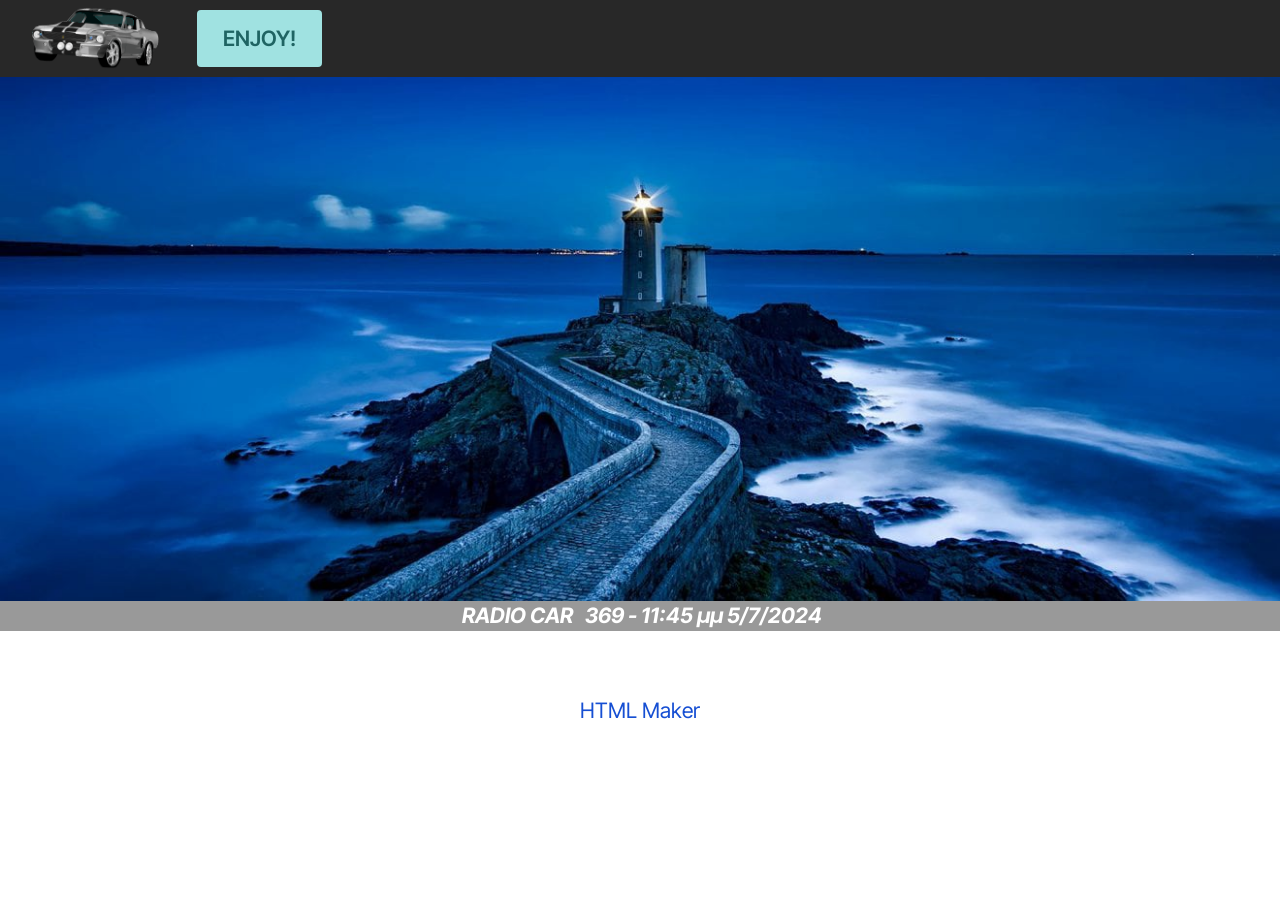
<file: page4.html>
<!DOCTYPE html>
<html  >
<head>
  <!-- Site made with Mobirise Website Builder v5.9.13, https://mobirise.com -->
  <meta charset="UTF-8">
  <meta http-equiv="X-UA-Compatible" content="IE=edge">
  <meta name="generator" content="Mobirise v5.9.13, mobirise.com">
  <meta name="viewport" content="width=device-width, initial-scale=1, minimum-scale=1">
  <link rel="shortcut icon" href="assets/images/logo5.png" type="image/x-icon">
  <meta name="description" content="">
  
  
  <title>Home</title>
  <link rel="stylesheet" href="assets/bootstrap/css/bootstrap.min.css">
  <link rel="stylesheet" href="assets/bootstrap/css/bootstrap-grid.min.css">
  <link rel="stylesheet" href="assets/bootstrap/css/bootstrap-reboot.min.css">
  <link rel="stylesheet" href="assets/animatecss/animate.css">
  <link rel="stylesheet" href="assets/dropdown/css/style.css">
  <link rel="stylesheet" href="assets/theme/css/style.css">
  <link rel="preload" href="https://fonts.googleapis.com/css?family=Inter+Tight:100,200,300,400,500,600,700,800,900,100i,200i,300i,400i,500i,600i,700i,800i,900i&display=swap" as="style" onload="this.onload=null;this.rel='stylesheet'">
  <noscript><link rel="stylesheet" href="https://fonts.googleapis.com/css?family=Inter+Tight:100,200,300,400,500,600,700,800,900,100i,200i,300i,400i,500i,600i,700i,800i,900i&display=swap"></noscript>
  <link rel="preload" as="style" href="assets/mobirise/css/mbr-additional.css?v=Uayk3t"><link rel="stylesheet" href="assets/mobirise/css/mbr-additional.css?v=Uayk3t" type="text/css">

  
  
  
</head>
<body>
  
  <section data-bs-version="5.1" class="menu menu5 cid-uhRgBf3boM" once="menu" id="menu05-21">
	

	<nav class="navbar navbar-dropdown navbar-fixed-top navbar-expand-lg">
		<div class="container">
			<div class="navbar-brand">
				<span class="navbar-logo">
					
						<a href="https://rb.gy/oq9ryb"><img src="assets/images/mbr-137x69.png" alt="Mobirise Website Builder" style="height: 4rem;"></a>
					
				</span>
				
			</div>
			<button class="navbar-toggler" type="button" data-toggle="collapse" data-bs-toggle="collapse" data-target="#navbarSupportedContent" data-bs-target="#navbarSupportedContent" aria-controls="navbarNavAltMarkup" aria-expanded="false" aria-label="Toggle navigation">
				<div class="hamburger">
					<span></span>
					<span></span>
					<span></span>
					<span></span>
				</div>
			</button>
			<div class="collapse navbar-collapse" id="navbarSupportedContent">
				
				<div class="navbar-buttons mbr-section-btn"><a class="btn btn-warning display-4" href="https://rb.gy/oq9ryb">ENJOY!</a></div>
			</div>
		</div>
	</nav>
</section>

<section data-bs-version="5.1" class="image03 cid-uhRgBfAml9" id="image04-22">
    

    <div class="image-block m-auto">
        <img src="assets/images/p-1320x620.jpg" alt="Mobirise">
        
    </div>
</section>

<section data-bs-version="5.1" class="footer7 cid-uhRgBfPQC7" once="footers" id="footer7-23">

    

    <div class="mbr-overlay" style="opacity: 0.4; background-color: rgb(0, 0, 0);"></div>

    <div class="container">
        <div class="media-container-row align-center mbr-white">
            <div class="col-12">
                <p class="mbr-text mb-0 mbr-fonts-style display-7"><strong><em>&nbsp;RADIO CAR&nbsp; &nbsp;369 -&nbsp;</em></strong><strong><em>11:45 μμ 5/7/2024</em></strong><br></p>
            </div>
        </div>
    </div>
</section>

<section data-bs-version="5.1" class="features023 cid-uhRgBgm1tn" id="features023-24">

    

    
    
    <div class="container-fluid">
        <div class="row justify-content-center">
            <div class="col-12 content-head">
                <div class="card-wrapper mb-5">
                    <div class="card-box align-center">
                        
                        
                        
                    </div>
                </div>
            </div>
        </div>
        <div class="row content-row">
            
            
            <div class="item features-without-image col-12 col-md-6 col-lg-12 item-mb active">
                
            </div>
        </div>
    </div>
</section><section class="display-7" style="padding: 0;align-items: center;justify-content: center;flex-wrap: wrap;    align-content: center;display: flex;position: relative;height: 4rem;"><a href="https://mobiri.se/448014" style="flex: 1 1;height: 4rem;position: absolute;width: 100%;z-index: 1;"><img alt="" style="height: 4rem;" src="[data-uri]"></a><p style="margin: 0;text-align: center;" class="display-7">&#8204;</p><a style="z-index:1" href="https://mobirise.com/html-builder.html">HTML Maker</a></section><script src="assets/bootstrap/js/bootstrap.bundle.min.js"></script>  <script src="assets/smoothscroll/smooth-scroll.js"></script>  <script src="assets/ytplayer/index.js"></script>  <script src="assets/dropdown/js/navbar-dropdown.js"></script>  <script src="assets/theme/js/script.js"></script>  
  
  
  <input name="animation" type="hidden">
  </body>
</html>
</file>
<file: assets/web/assets/mobirise-icons2/mobirise2.css>
@font-face {
  font-family: 'Moririse2';
  font-display: swap;
  src:  url('mobirise2.eot?f2bix4');
  src:  url('mobirise2.eot?f2bix4#iefix') format('embedded-opentype'),
    url('mobirise2.woff2?f2bix4') format('woff2'),
    url('mobirise2.woff?f2bix4') format('woff'),
    url('mobirise2.ttf?f2bix4') format('truetype'),
    url('mobirise2.svg?f2bix4#mobirise2') format('svg');
  font-weight: normal;
  font-style: normal;
}

[class^="mobi-"], [class*=" mobi-"] {
  /* use !important to prevent issues with browser extensions that change fonts */
  font-family: 'Moririse2' !important;
  speak: none;
  font-style: normal;
  font-weight: normal;
  font-variant: normal;
  text-transform: none;
  line-height: 1;

  /* Better Font Rendering =========== */
  -webkit-font-smoothing: antialiased;
  -moz-osx-font-smoothing: grayscale;
}

.mobi-mbri-add-submenu:before {
  content: "\e900";
}
.mobi-mbri-alert:before {
  content: "\e901";
}
.mobi-mbri-align-center:before {
  content: "\e902";
}
.mobi-mbri-align-justify:before {
  content: "\e903";
}
.mobi-mbri-align-left:before {
  content: "\e904";
}
.mobi-mbri-align-right:before {
  content: "\e905";
}
.mobi-mbri-android:before {
  content: "\e906";
}
.mobi-mbri-apple:before {
  content: "\e907";
}
.mobi-mbri-arrow-down:before {
  content: "\e908";
}
.mobi-mbri-arrow-next:before {
  content: "\e909";
}
.mobi-mbri-arrow-prev:before {
  content: "\e90a";
}
.mobi-mbri-arrow-up:before {
  content: "\e90b";
}
.mobi-mbri-bold:before {
  content: "\e90c";
}
.mobi-mbri-bookmark:before {
  content: "\e90d";
}
.mobi-mbri-bootstrap:before {
  content: "\e90e";
}
.mobi-mbri-briefcase:before {
  content: "\e90f";
}
.mobi-mbri-browse:before {
  content: "\e910";
}
.mobi-mbri-bulleted-list:before {
  content: "\e911";
}
.mobi-mbri-calendar:before {
  content: "\e912";
}
.mobi-mbri-camera:before {
  content: "\e913";
}
.mobi-mbri-cart-add:before {
  content: "\e914";
}
.mobi-mbri-cart-full:before {
  content: "\e915";
}
.mobi-mbri-cash:before {
  content: "\e916";
}
.mobi-mbri-change-style:before {
  content: "\e917";
}
.mobi-mbri-chat:before {
  content: "\e918";
}
.mobi-mbri-clock:before {
  content: "\e919";
}
.mobi-mbri-close:before {
  content: "\e91a";
}
.mobi-mbri-cloud:before {
  content: "\e91b";
}
.mobi-mbri-code:before {
  content: "\e91c";
}
.mobi-mbri-contact-form:before {
  content: "\e91d";
}
.mobi-mbri-credit-card:before {
  content: "\e91e";
}
.mobi-mbri-cursor-click:before {
  content: "\e91f";
}
.mobi-mbri-cust-feedback:before {
  content: "\e920";
}
.mobi-mbri-database:before {
  content: "\e921";
}
.mobi-mbri-delivery:before {
  content: "\e922";
}
.mobi-mbri-desktop:before {
  content: "\e923";
}
.mobi-mbri-devices:before {
  content: "\e924";
}
.mobi-mbri-down:before {
  content: "\e925";
}
.mobi-mbri-download-2:before {
  content: "\e926";
}
.mobi-mbri-download:before {
  content: "\e927";
}
.mobi-mbri-drag-n-drop-2:before {
  content: "\e928";
}
.mobi-mbri-drag-n-drop:before {
  content: "\e929";
}
.mobi-mbri-edit-2:before {
  content: "\e92a";
}
.mobi-mbri-edit:before {
  content: "\e92b";
}
.mobi-mbri-error:before {
  content: "\e92c";
}
.mobi-mbri-extension:before {
  content: "\e92d";
}
.mobi-mbri-features:before {
  content: "\e92e";
}
.mobi-mbri-file:before {
  content: "\e92f";
}
.mobi-mbri-flag:before {
  content: "\e930";
}
.mobi-mbri-folder:before {
  content: "\e931";
}
.mobi-mbri-gift:before {
  content: "\e932";
}
.mobi-mbri-github:before {
  content: "\e933";
}
.mobi-mbri-globe-2:before {
  content: "\e934";
}
.mobi-mbri-globe:before {
  content: "\e935";
}
.mobi-mbri-growing-chart:before {
  content: "\e936";
}
.mobi-mbri-hearth:before {
  content: "\e937";
}
.mobi-mbri-help:before {
  content: "\e938";
}
.mobi-mbri-home:before {
  content: "\e939";
}
.mobi-mbri-hot-cup:before {
  content: "\e93a";
}
.mobi-mbri-idea:before {
  content: "\e93b";
}
.mobi-mbri-image-gallery:before {
  content: "\e93c";
}
.mobi-mbri-image-slider:before {
  content: "\e93d";
}
.mobi-mbri-info:before {
  content: "\e93e";
}
.mobi-mbri-italic:before {
  content: "\e93f";
}
.mobi-mbri-key:before {
  content: "\e940";
}
.mobi-mbri-laptop:before {
  content: "\e941";
}
.mobi-mbri-layers:before {
  content: "\e942";
}
.mobi-mbri-left-right:before {
  content: "\e943";
}
.mobi-mbri-left:before {
  content: "\e944";
}
.mobi-mbri-letter:before {
  content: "\e945";
}
.mobi-mbri-like:before {
  content: "\e946";
}
.mobi-mbri-link:before {
  content: "\e947";
}
.mobi-mbri-lock:before {
  content: "\e948";
}
.mobi-mbri-login:before {
  content: "\e949";
}
.mobi-mbri-logout:before {
  content: "\e94a";
}
.mobi-mbri-magic-stick:before {
  content: "\e94b";
}
.mobi-mbri-map-pin:before {
  content: "\e94c";
}
.mobi-mbri-menu:before {
  content: "\e94d";
}
.mobi-mbri-mobile-2:before {
  content: "\e94e";
}
.mobi-mbri-mobile-horizontal:before {
  content: "\e94f";
}
.mobi-mbri-mobile:before {
  content: "\e950";
}
.mobi-mbri-mobirise:before {
  content: "\e951";
}
.mobi-mbri-more-horizontal:before {
  content: "\e952";
}
.mobi-mbri-more-vertical:before {
  content: "\e953";
}
.mobi-mbri-music:before {
  content: "\e954";
}
.mobi-mbri-new-file:before {
  content: "\e955";
}
.mobi-mbri-numbered-list:before {
  content: "\e956";
}
.mobi-mbri-opened-folder:before {
  content: "\e957";
}
.mobi-mbri-pages:before {
  content: "\e958";
}
.mobi-mbri-paper-plane:before {
  content: "\e959";
}
.mobi-mbri-paperclip:before {
  content: "\e95a";
}
.mobi-mbri-phone:before {
  content: "\e95b";
}
.mobi-mbri-photo:before {
  content: "\e95c";
}
.mobi-mbri-photos:before {
  content: "\e95d";
}
.mobi-mbri-pin:before {
  content: "\e95e";
}
.mobi-mbri-play:before {
  content: "\e95f";
}
.mobi-mbri-plus:before {
  content: "\e960";
}
.mobi-mbri-preview:before {
  content: "\e961";
}
.mobi-mbri-print:before {
  content: "\e962";
}
.mobi-mbri-protect:before {
  content: "\e963";
}
.mobi-mbri-question:before {
  content: "\e964";
}
.mobi-mbri-quote-left:before {
  content: "\e965";
}
.mobi-mbri-quote-right:before {
  content: "\e966";
}
.mobi-mbri-redo:before {
  content: "\e967";
}
.mobi-mbri-refresh:before {
  content: "\e968";
}
.mobi-mbri-responsive-2:before {
  content: "\e969";
}
.mobi-mbri-responsive:before {
  content: "\e96a";
}
.mobi-mbri-right:before {
  content: "\e96b";
}
.mobi-mbri-rocket:before {
  content: "\e96c";
}
.mobi-mbri-sad-face:before {
  content: "\e96d";
}
.mobi-mbri-sale:before {
  content: "\e96e";
}
.mobi-mbri-save:before {
  content: "\e96f";
}
.mobi-mbri-search:before {
  content: "\e970";
}
.mobi-mbri-setting-2:before {
  content: "\e971";
}
.mobi-mbri-setting-3:before {
  content: "\e972";
}
.mobi-mbri-setting:before {
  content: "\e973";
}
.mobi-mbri-share:before {
  content: "\e974";
}
.mobi-mbri-shopping-bag:before {
  content: "\e975";
}
.mobi-mbri-shopping-basket:before {
  content: "\e976";
}
.mobi-mbri-shopping-cart:before {
  content: "\e977";
}
.mobi-mbri-sites:before {
  content: "\e978";
}
.mobi-mbri-smile-face:before {
  content: "\e979";
}
.mobi-mbri-speed:before {
  content: "\e97a";
}
.mobi-mbri-star:before {
  content: "\e97b";
}
.mobi-mbri-success:before {
  content: "\e97c";
}
.mobi-mbri-sun:before {
  content: "\e97d";
}
.mobi-mbri-sun2:before {
  content: "\e97e";
}
.mobi-mbri-tablet-vertical:before {
  content: "\e97f";
}
.mobi-mbri-tablet:before {
  content: "\e980";
}
.mobi-mbri-target:before {
  content: "\e981";
}
.mobi-mbri-timer:before {
  content: "\e982";
}
.mobi-mbri-to-ftp:before {
  content: "\e983";
}
.mobi-mbri-to-local-drive:before {
  content: "\e984";
}
.mobi-mbri-touch-swipe:before {
  content: "\e985";
}
.mobi-mbri-touch:before {
  content: "\e986";
}
.mobi-mbri-trash:before {
  content: "\e987";
}
.mobi-mbri-underline:before {
  content: "\e988";
}
.mobi-mbri-undo:before {
  content: "\e989";
}
.mobi-mbri-unlink:before {
  content: "\e98a";
}
.mobi-mbri-unlock:before {
  content: "\e98b";
}
.mobi-mbri-up-down:before {
  content: "\e98c";
}
.mobi-mbri-up:before {
  content: "\e98d";
}
.mobi-mbri-update:before {
  content: "\e98e";
}
.mobi-mbri-upload-2:before {
  content: "\e98f";
}
.mobi-mbri-upload:before {
  content: "\e990";
}
.mobi-mbri-user-2:before {
  content: "\e991";
}
.mobi-mbri-user:before {
  content: "\e992";
}
.mobi-mbri-users:before {
  content: "\e993";
}
.mobi-mbri-video-play:before {
  content: "\e994";
}
.mobi-mbri-video:before {
  content: "\e995";
}
.mobi-mbri-watch:before {
  content: "\e996";
}
.mobi-mbri-website-theme-2:before {
  content: "\e997";
}
.mobi-mbri-website-theme:before {
  content: "\e998";
}
.mobi-mbri-wifi:before {
  content: "\e999";
}
.mobi-mbri-windows:before {
  content: "\e99a";
}
.mobi-mbri-zoom-in:before {
  content: "\e99b";
}
.mobi-mbri-zoom-out:before {
  content: "\e99c";
}
</file>
<file: assets/dropdown/css/style.css>
.navbar-dropdown {
  left: 0;
  padding: 0;
  position: absolute;
  right: 0;
  top: 0;
  transition: all 0.45s ease;
  z-index: 1030;
  background: #282828; }
  .navbar-dropdown .navbar-logo {
    margin-right: 0.8rem;
    transition: margin 0.3s ease-in-out;
    vertical-align: middle; }
    .navbar-dropdown .navbar-logo img {
      height: 3.125rem;
      transition: all 0.3s ease-in-out; }
    .navbar-dropdown .navbar-logo.mbr-iconfont {
      font-size: 3.125rem;
      line-height: 3.125rem; }
  .navbar-dropdown .navbar-caption {
    font-weight: 700;
    white-space: normal;
    vertical-align: -4px;
    line-height: 3.125rem !important; }
    .navbar-dropdown .navbar-caption, .navbar-dropdown .navbar-caption:hover {
      color: inherit;
      text-decoration: none; }
  .navbar-dropdown .mbr-iconfont + .navbar-caption {
    vertical-align: -1px; }
  .navbar-dropdown.navbar-fixed-top {
    position: fixed; }
  .navbar-dropdown .navbar-brand span {
    vertical-align: -4px; }
  .navbar-dropdown.bg-color.transparent {
    background: none; }
  .navbar-dropdown.navbar-short .navbar-brand {
    padding: 0.625rem 0; }
    .navbar-dropdown.navbar-short .navbar-brand span {
      vertical-align: -1px; }
  .navbar-dropdown.navbar-short .navbar-caption {
    line-height: 2.375rem !important;
    vertical-align: -2px; }
  .navbar-dropdown.navbar-short .navbar-logo {
    margin-right: 0.5rem; }
    .navbar-dropdown.navbar-short .navbar-logo img {
      height: 2.375rem; }
    .navbar-dropdown.navbar-short .navbar-logo.mbr-iconfont {
      font-size: 2.375rem;
      line-height: 2.375rem; }
  .navbar-dropdown.navbar-short .mbr-table-cell {
    height: 3.625rem; }
  .navbar-dropdown .navbar-close {
    left: 0.6875rem;
    position: fixed;
    top: 0.75rem;
    z-index: 1000; }
  .navbar-dropdown .hamburger-icon {
    content: "";
    display: inline-block;
    vertical-align: middle;
    width: 16px;
    -webkit-box-shadow: 0 -6px 0 1px #282828,0 0 0 1px #282828,0 6px 0 1px #282828;
    -moz-box-shadow: 0 -6px 0 1px #282828,0 0 0 1px #282828,0 6px 0 1px #282828;
    box-shadow: 0 -6px 0 1px #282828,0 0 0 1px #282828,0 6px 0 1px #282828; }

.dropdown-menu .dropdown-toggle[data-toggle="dropdown-submenu"]::after {
  border-bottom: 0.35em solid transparent;
  border-left: 0.35em solid;
  border-right: 0;
  border-top: 0.35em solid transparent;
  margin-left: 0.3rem; }

.dropdown-menu .dropdown-item:focus {
  outline: 0; }

.nav-dropdown {
  font-size: 0.75rem;
  font-weight: 500;
  height: auto !important; }
  .nav-dropdown .nav-btn {
    padding-left: 1rem; }
  .nav-dropdown .link {
    margin: .667em 1.667em;
    font-weight: 500;
    padding: 0;
    transition: color .2s ease-in-out; }
    .nav-dropdown .link.dropdown-toggle {
      margin-right: 2.583em; }
      .nav-dropdown .link.dropdown-toggle::after {
        margin-left: .25rem;
        border-top: 0.35em solid;
        border-right: 0.35em solid transparent;
        border-left: 0.35em solid transparent;
        border-bottom: 0; }
      .nav-dropdown .link.dropdown-toggle[aria-expanded="true"] {
        margin: 0;
        padding: 0.667em 3.263em  0.667em 1.667em; }
  .nav-dropdown .link::after,
  .nav-dropdown .dropdown-item::after {
    color: inherit; }
  .nav-dropdown .btn {
    font-size: 0.75rem;
    font-weight: 700;
    letter-spacing: 0;
    margin-bottom: 0;
    padding-left: 1.25rem;
    padding-right: 1.25rem; }
  .nav-dropdown .dropdown-menu {
    border-radius: 0;
    border: 0;
    left: 0;
    margin: 0;
    padding-bottom: 1.25rem;
    padding-top: 1.25rem;
    position: relative; }
  .nav-dropdown .dropdown-submenu {
    margin-left: 0.125rem;
    top: 0; }
  .nav-dropdown .dropdown-item {
    font-weight: 500;
    line-height: 2;
    padding: 0.3846em 4.615em 0.3846em 1.5385em;
    position: relative;
    transition: color .2s ease-in-out, background-color .2s ease-in-out; }
    .nav-dropdown .dropdown-item::after {
      margin-top: -0.3077em;
      position: absolute;
      right: 1.1538em;
      top: 50%; }
    .nav-dropdown .dropdown-item:focus, .nav-dropdown .dropdown-item:hover {
      background: none; }

@media (max-width: 767px) {
  .nav-dropdown.navbar-toggleable-sm {
    bottom: 0;
    display: none;
    left: 0;
    overflow-x: hidden;
    position: fixed;
    top: 0;
    transform: translateX(-100%);
    -ms-transform: translateX(-100%);
    -webkit-transform: translateX(-100%);
    width: 18.75rem;
    z-index: 999; } }
.nav-dropdown.navbar-toggleable-xl {
  bottom: 0;
  display: none;
  left: 0;
  overflow-x: hidden;
  position: fixed;
  top: 0;
  transform: translateX(-100%);
  -ms-transform: translateX(-100%);
  -webkit-transform: translateX(-100%);
  width: 18.75rem;
  z-index: 999; }

.nav-dropdown-sm {
  display: block !important;
  overflow-x: hidden;
  overflow: auto;
  padding-top: 3.875rem; }
  .nav-dropdown-sm::after {
    content: "";
    display: block;
    height: 3rem;
    width: 100%; }
  .nav-dropdown-sm.collapse.in ~ .navbar-close {
    display: block !important; }
  .nav-dropdown-sm.collapsing, .nav-dropdown-sm.collapse.in {
    transform: translateX(0);
    -ms-transform: translateX(0);
    -webkit-transform: translateX(0);
    transition: all 0.25s ease-out;
    -webkit-transition: all 0.25s ease-out;
    background: #282828; }
  .nav-dropdown-sm.collapsing[aria-expanded="false"] {
    transform: translateX(-100%);
    -ms-transform: translateX(-100%);
    -webkit-transform: translateX(-100%); }
  .nav-dropdown-sm .nav-item {
    display: block;
    margin-left: 0 !important;
    padding-left: 0; }
  .nav-dropdown-sm .link,
  .nav-dropdown-sm .dropdown-item {
    border-top: 1px dotted rgba(255, 255, 255, 0.1);
    font-size: 0.8125rem;
    line-height: 1.6;
    margin: 0 !important;
    padding: 0.875rem 2.4rem 0.875rem 1.5625rem !important;
    position: relative;
    white-space: normal; }
    .nav-dropdown-sm .link:focus, .nav-dropdown-sm .link:hover,
    .nav-dropdown-sm .dropdown-item:focus,
    .nav-dropdown-sm .dropdown-item:hover {
      background: rgba(0, 0, 0, 0.2) !important;
      color: #c0a375; }
  .nav-dropdown-sm .nav-btn {
    position: relative;
    padding: 1.5625rem 1.5625rem 0 1.5625rem; }
    .nav-dropdown-sm .nav-btn::before {
      border-top: 1px dotted rgba(255, 255, 255, 0.1);
      content: "";
      left: 0;
      position: absolute;
      top: 0;
      width: 100%; }
    .nav-dropdown-sm .nav-btn + .nav-btn {
      padding-top: 0.625rem; }
      .nav-dropdown-sm .nav-btn + .nav-btn::before {
        display: none; }
  .nav-dropdown-sm .btn {
    padding: 0.625rem 0; }
  .nav-dropdown-sm .dropdown-toggle[data-toggle="dropdown-submenu"]::after {
    margin-left: .25rem;
    border-top: 0.35em solid;
    border-right: 0.35em solid transparent;
    border-left: 0.35em solid transparent;
    border-bottom: 0; }
  .nav-dropdown-sm .dropdown-toggle[data-toggle="dropdown-submenu"][aria-expanded="true"]::after {
    border-top: 0;
    border-right: 0.35em solid transparent;
    border-left: 0.35em solid transparent;
    border-bottom: 0.35em solid; }
  .nav-dropdown-sm .dropdown-menu {
    margin: 0;
    padding: 0;
    position: relative;
    top: 0;
    left: 0;
    width: 100%;
    border: 0;
    float: none;
    border-radius: 0;
    background: none; }
  .nav-dropdown-sm .dropdown-submenu {
    left: 100%;
    margin-left: 0.125rem;
    margin-top: -1.25rem;
    top: 0; }

.navbar-toggleable-sm .nav-dropdown .dropdown-menu {
  position: absolute; }

.navbar-toggleable-sm .nav-dropdown .dropdown-submenu {
  left: 100%;
  margin-left: 0.125rem;
  margin-top: -1.25rem;
  top: 0; }

.navbar-toggleable-sm.opened .nav-dropdown .dropdown-menu {
  position: relative; }

.navbar-toggleable-sm.opened .nav-dropdown .dropdown-submenu {
  left: 0;
  margin-left: 00rem;
  margin-top: 0rem;
  top: 0; }

.is-builder .nav-dropdown.collapsing {
  transition: none !important; }
</file>
<file: assets/theme/css/style.css>
@charset "UTF-8";
section {
  background-color: #ffffff;
}

body {
  font-style: normal;
  line-height: 1.5;
  font-weight: 400;
  color: #232323;
  position: relative;
}

button {
  background-color: transparent;
  border-color: transparent;
}

.embla__button,
.carousel-control {
  background-color: #edefea !important;
  opacity: 0.8 !important;
  color: #464845 !important;
  border-color: #edefea !important;
}

.carousel .close,
.modalWindow .close {
  background-color: #edefea !important;
  color: #464845 !important;
  border-color: #edefea !important;
  opacity: 0.8 !important;
}

.carousel .close:hover,
.modalWindow .close:hover {
  opacity: 1 !important;
}

.carousel-indicators li {
  background-color: #edefea !important;
  border: 2px solid #464845 !important;
}

.carousel-indicators li:hover,
.carousel-indicators li:active {
  opacity: 0.8 !important;
}

.embla__button:hover,
.carousel-control:hover {
  background-color: #edefea !important;
  opacity: 1 !important;
}

.modalWindow-video-container {
  height: 80%;
}

section,
.container,
.container-fluid {
  position: relative;
  word-wrap: break-word;
}

a.mbr-iconfont:hover {
  text-decoration: none;
}

.article .lead p,
.article .lead ul,
.article .lead ol,
.article .lead pre,
.article .lead blockquote {
  margin-bottom: 0;
}

a {
  font-style: normal;
  font-weight: 400;
  cursor: pointer;
}
a, a:hover {
  text-decoration: none;
}

.mbr-section-title {
  font-style: normal;
  line-height: 1.3;
}

.mbr-section-subtitle {
  line-height: 1.3;
}

.mbr-text {
  font-style: normal;
  line-height: 1.7;
}

h1,
h2,
h3,
h4,
h5,
h6,
.display-1,
.display-2,
.display-4,
.display-5,
.display-7,
span,
p,
a {
  line-height: 1;
  word-break: break-word;
  word-wrap: break-word;
  font-weight: 400;
}

b,
strong {
  font-weight: bold;
}

input:-webkit-autofill, input:-webkit-autofill:hover, input:-webkit-autofill:focus, input:-webkit-autofill:active {
  transition-delay: 9999s;
  -webkit-transition-property: background-color, color;
  transition-property: background-color, color;
}

textarea[type=hidden] {
  display: none;
}

section {
  background-position: 50% 50%;
  background-repeat: no-repeat;
  background-size: cover;
}
section .mbr-background-video,
section .mbr-background-video-preview {
  position: absolute;
  bottom: 0;
  left: 0;
  right: 0;
  top: 0;
}

.hidden {
  visibility: hidden;
}

.mbr-z-index20 {
  z-index: 20;
}

/*! Base colors */
.mbr-white {
  color: #ffffff;
}

.mbr-black {
  color: #111111;
}

.mbr-bg-white {
  background-color: #ffffff;
}

.mbr-bg-black {
  background-color: #000000;
}

/*! Text-aligns */
.align-left {
  text-align: left;
}

.align-center {
  text-align: center;
}

.align-right {
  text-align: right;
}

/*! Font-weight  */
.mbr-light {
  font-weight: 300;
}

.mbr-regular {
  font-weight: 400;
}

.mbr-semibold {
  font-weight: 500;
}

.mbr-bold {
  font-weight: 700;
}

/*! Media  */
.media-content {
  flex-basis: 100%;
}

.media-container-row {
  display: flex;
  flex-direction: row;
  flex-wrap: wrap;
  justify-content: center;
  align-content: center;
  align-items: start;
}
.media-container-row .media-size-item {
  width: 400px;
}

.media-container-column {
  display: flex;
  flex-direction: column;
  flex-wrap: wrap;
  justify-content: center;
  align-content: center;
  align-items: stretch;
}
.media-container-column > * {
  width: 100%;
}

@media (min-width: 992px) {
  .media-container-row {
    flex-wrap: nowrap;
  }
}
figure {
  margin-bottom: 0;
  overflow: hidden;
}

figure[mbr-media-size] {
  transition: width 0.1s;
}

img,
iframe {
  display: block;
  width: 100%;
}

.card {
  background-color: transparent;
  border: none;
}

.card-box {
  width: 100%;
}

.card-img {
  text-align: center;
  flex-shrink: 0;
  -webkit-flex-shrink: 0;
}

.media {
  max-width: 100%;
  margin: 0 auto;
}

.mbr-figure {
  align-self: center;
}

.media-container > div {
  max-width: 100%;
}

.mbr-figure img,
.card-img img {
  width: 100%;
}

@media (max-width: 991px) {
  .media-size-item {
    width: auto !important;
  }
  .media {
    width: auto;
  }
  .mbr-figure {
    width: 100% !important;
  }
}
/*! Buttons */
.mbr-section-btn {
  margin-left: -0.6rem;
  margin-right: -0.6rem;
  font-size: 0;
}

.btn {
  font-weight: 600;
  border-width: 1px;
  font-style: normal;
  margin: 0.6rem 0.6rem;
  white-space: normal;
  transition: all 0.2s ease-in-out;
  display: inline-flex;
  align-items: center;
  justify-content: center;
  word-break: break-word;
}

.btn-sm {
  font-weight: 600;
  letter-spacing: 0px;
  transition: all 0.3s ease-in-out;
}

.btn-md {
  font-weight: 600;
  letter-spacing: 0px;
  transition: all 0.3s ease-in-out;
}

.btn-lg {
  font-weight: 600;
  letter-spacing: 0px;
  transition: all 0.3s ease-in-out;
}

.btn-form {
  margin: 0;
}
.btn-form:hover {
  cursor: pointer;
}

nav .mbr-section-btn {
  margin-left: 0rem;
  margin-right: 0rem;
}

/*! Btn icon margin */
.btn .mbr-iconfont,
.btn.btn-sm .mbr-iconfont {
  order: 1;
  cursor: pointer;
  margin-left: 0.5rem;
  vertical-align: sub;
}

.btn.btn-md .mbr-iconfont,
.btn.btn-md .mbr-iconfont {
  margin-left: 0.8rem;
}

.mbr-regular {
  font-weight: 400;
}

.mbr-semibold {
  font-weight: 500;
}

.mbr-bold {
  font-weight: 700;
}

[type=submit] {
  -webkit-appearance: none;
}

/*! Full-screen */
.mbr-fullscreen .mbr-overlay {
  min-height: 100vh;
}

.mbr-fullscreen {
  display: flex;
  display: -moz-flex;
  display: -ms-flex;
  display: -o-flex;
  align-items: center;
  min-height: 100vh;
  padding-top: 3rem;
  padding-bottom: 3rem;
}

/*! Map */
.map {
  height: 25rem;
  position: relative;
}
.map iframe {
  width: 100%;
  height: 100%;
}

/*! Scroll to top arrow */
.mbr-arrow-up {
  bottom: 25px;
  right: 90px;
  position: fixed;
  text-align: right;
  z-index: 5000;
  color: #ffffff;
  font-size: 22px;
}

.mbr-arrow-up a {
  background: rgba(0, 0, 0, 0.2);
  border-radius: 50%;
  color: #fff;
  display: inline-block;
  height: 60px;
  width: 60px;
  border: 2px solid #fff;
  outline-style: none !important;
  position: relative;
  text-decoration: none;
  transition: all 0.3s ease-in-out;
  cursor: pointer;
  text-align: center;
}
.mbr-arrow-up a:hover {
  background-color: rgba(0, 0, 0, 0.4);
}
.mbr-arrow-up a i {
  line-height: 60px;
}

.mbr-arrow-up-icon {
  display: block;
  color: #fff;
}

.mbr-arrow-up-icon::before {
  content: "›";
  display: inline-block;
  font-family: serif;
  font-size: 22px;
  line-height: 1;
  font-style: normal;
  position: relative;
  top: 6px;
  left: -4px;
  transform: rotate(-90deg);
}

/*! Arrow Down */
.mbr-arrow {
  position: absolute;
  bottom: 45px;
  left: 50%;
  width: 60px;
  height: 60px;
  cursor: pointer;
  background-color: rgba(80, 80, 80, 0.5);
  border-radius: 50%;
  transform: translateX(-50%);
}
@media (max-width: 767px) {
  .mbr-arrow {
    display: none;
  }
}
.mbr-arrow > a {
  display: inline-block;
  text-decoration: none;
  outline-style: none;
  animation: arrowdown 1.7s ease-in-out infinite;
  color: #ffffff;
}
.mbr-arrow > a > i {
  position: absolute;
  top: -2px;
  left: 15px;
  font-size: 2rem;
}

#scrollToTop a i::before {
  content: "";
  position: absolute;
  display: block;
  border-bottom: 2.5px solid #fff;
  border-left: 2.5px solid #fff;
  width: 27.8%;
  height: 27.8%;
  left: 50%;
  top: 51%;
  transform: translateY(-30%) translateX(-50%) rotate(135deg);
}

@keyframes arrowdown {
  0% {
    transform: translateY(0px);
  }
  50% {
    transform: translateY(-5px);
  }
  100% {
    transform: translateY(0px);
  }
}
@media (max-width: 500px) {
  .mbr-arrow-up {
    left: 0;
    right: 0;
    text-align: center;
  }
}
/*Gradients animation*/
@keyframes gradient-animation {
  from {
    background-position: 0% 100%;
    animation-timing-function: ease-in-out;
  }
  to {
    background-position: 100% 0%;
    animation-timing-function: ease-in-out;
  }
}
.bg-gradient {
  background-size: 200% 200%;
  animation: gradient-animation 5s infinite alternate;
  -webkit-animation: gradient-animation 5s infinite alternate;
}

.menu .navbar-brand {
  display: -webkit-flex;
}
.menu .navbar-brand span {
  display: flex;
  display: -webkit-flex;
}
.menu .navbar-brand .navbar-caption-wrap {
  display: -webkit-flex;
}
.menu .navbar-brand .navbar-logo img {
  display: -webkit-flex;
  width: auto;
}
@media (min-width: 768px) and (max-width: 991px) {
  .menu .navbar-toggleable-sm .navbar-nav {
    display: -ms-flexbox;
  }
}
@media (max-width: 991px) {
  .menu .navbar-collapse {
    max-height: 93.5vh;
  }
  .menu .navbar-collapse.show {
    overflow: auto;
  }
}
@media (min-width: 992px) {
  .menu .navbar-nav.nav-dropdown {
    display: -webkit-flex;
  }
  .menu .navbar-toggleable-sm .navbar-collapse {
    display: -webkit-flex !important;
  }
  .menu .collapsed .navbar-collapse {
    max-height: 93.5vh;
  }
  .menu .collapsed .navbar-collapse.show {
    overflow: auto;
  }
}
@media (max-width: 767px) {
  .menu .navbar-collapse {
    max-height: 80vh;
  }
}

.nav-link .mbr-iconfont {
  margin-right: 0.5rem;
}

.navbar {
  display: -webkit-flex;
  -webkit-flex-wrap: wrap;
  -webkit-align-items: center;
  -webkit-justify-content: space-between;
}

.navbar-collapse {
  -webkit-flex-basis: 100%;
  -webkit-flex-grow: 1;
  -webkit-align-items: center;
}

.nav-dropdown .link {
  padding: 0.667em 1.667em !important;
  margin: 0 !important;
}

.nav {
  display: -webkit-flex;
  -webkit-flex-wrap: wrap;
}

.row {
  display: -webkit-flex;
  -webkit-flex-wrap: wrap;
}

.justify-content-center {
  -webkit-justify-content: center;
}

.form-inline {
  display: -webkit-flex;
}

.card-wrapper {
  -webkit-flex: 1;
}

.carousel-control {
  z-index: 10;
  display: -webkit-flex;
}

.carousel-controls {
  display: -webkit-flex;
}

.media {
  display: -webkit-flex;
}

.form-group:focus {
  outline: none;
}

.jq-selectbox__select {
  padding: 7px 0;
  position: relative;
}

.jq-selectbox__dropdown {
  overflow: hidden;
  border-radius: 10px;
  position: absolute;
  top: 100%;
  left: 0 !important;
  width: 100% !important;
}

.jq-selectbox__trigger-arrow {
  right: 0;
  transform: translateY(-50%);
}

.jq-selectbox li {
  padding: 1.07em 0.5em;
}

input[type=range] {
  padding-left: 0 !important;
  padding-right: 0 !important;
}

.modal-dialog,
.modal-content {
  height: 100%;
}

.modal-dialog .carousel-inner {
  height: calc(100vh - 1.75rem);
}
@media (max-width: 575px) {
  .modal-dialog .carousel-inner {
    height: calc(100vh - 1rem);
  }
}

.carousel-item {
  text-align: center;
}

.carousel-item img {
  margin: auto;
}

.navbar-toggler {
  align-self: flex-start;
  padding: 0.25rem 0.75rem;
  font-size: 1.25rem;
  line-height: 1;
  background: transparent;
  border: 1px solid transparent;
  border-radius: 0.25rem;
}

.navbar-toggler:focus,
.navbar-toggler:hover {
  text-decoration: none;
  box-shadow: none;
}

.navbar-toggler-icon {
  display: inline-block;
  width: 1.5em;
  height: 1.5em;
  vertical-align: middle;
  content: "";
  background: no-repeat center center;
  background-size: 100% 100%;
}

.navbar-toggler-left {
  position: absolute;
  left: 1rem;
}

.navbar-toggler-right {
  position: absolute;
  right: 1rem;
}

.card-img {
  width: auto;
}

.menu .navbar.collapsed:not(.beta-menu) {
  flex-direction: column;
}

.carousel-item.active,
.carousel-item-next,
.carousel-item-prev {
  display: flex;
}

.note-air-layout .dropup .dropdown-menu,
.note-air-layout .navbar-fixed-bottom .dropdown .dropdown-menu {
  bottom: initial !important;
}

html,
body {
  height: auto;
  min-height: 100vh;
}

.dropup .dropdown-toggle::after {
  display: none;
}

.form-asterisk {
  font-family: initial;
  position: absolute;
  top: -2px;
  font-weight: normal;
}

.form-control-label {
  position: relative;
  cursor: pointer;
  margin-bottom: 0.357em;
  padding: 0;
}

.alert {
  color: #ffffff;
  border-radius: 0;
  border: 0;
  font-size: 1.1rem;
  line-height: 1.5;
  margin-bottom: 1.875rem;
  padding: 1.25rem;
  position: relative;
  text-align: center;
}
.alert.alert-form::after {
  background-color: inherit;
  bottom: -7px;
  content: "";
  display: block;
  height: 14px;
  left: 50%;
  margin-left: -7px;
  position: absolute;
  transform: rotate(45deg);
  width: 14px;
}

.form-control {
  background-color: #ffffff;
  background-clip: border-box;
  color: #232323;
  line-height: 1rem !important;
  height: auto;
  padding: 1.2rem 2rem;
  transition: border-color 0.25s ease 0s;
  border: 1px solid transparent !important;
  border-radius: 4px;
  box-shadow: rgba(0, 0, 0, 0.07) 0px 1px 1px 0px, rgba(0, 0, 0, 0.07) 0px 1px 3px 0px, rgba(0, 0, 0, 0.03) 0px 0px 0px 1px;
}
.form-active .form-control:invalid {
  border-color: red;
}

.row > * {
  padding-right: 1rem;
  padding-left: 1rem;
}

form .row {
  margin-left: -0.6rem;
  margin-right: -0.6rem;
}
form .row [class*=col] {
  padding-left: 0.6rem;
  padding-right: 0.6rem;
}

form .mbr-section-btn {
  padding-left: 0.6rem;
  padding-right: 0.6rem;
}

form .form-check-input {
  margin-top: 0.5;
}

textarea.form-control {
  line-height: 1.5rem !important;
}

.form-group {
  margin-bottom: 1.2rem;
}

.form-control,
form .btn {
  min-height: 48px;
}

.gdpr-block label span.textGDPR input[name=gdpr] {
  top: 7px;
}

.form-control:focus {
  box-shadow: none;
}

:focus {
  outline: none;
}

.mbr-overlay {
  background-color: #000;
  bottom: 0;
  left: 0;
  opacity: 0.5;
  position: absolute;
  right: 0;
  top: 0;
  z-index: 0;
  pointer-events: none;
}

blockquote {
  font-style: italic;
  padding: 3rem;
  font-size: 1.09rem;
  position: relative;
  border-left: 3px solid;
}

ul,
ol,
pre,
blockquote {
  margin-bottom: 2.3125rem;
}

.mt-4 {
  margin-top: 2rem !important;
}

.mb-4 {
  margin-bottom: 2rem !important;
}

.container,
.container-fluid {
  padding-left: 16px;
  padding-right: 16px;
}

.row {
  margin-left: -16px;
  margin-right: -16px;
}
.row > [class*=col] {
  padding-left: 16px;
  padding-right: 16px;
}

@media (min-width: 992px) {
  .container-fluid {
    padding-left: 32px;
    padding-right: 32px;
  }
}
@media (max-width: 991px) {
  .mbr-container {
    padding-left: 16px;
    padding-right: 16px;
  }
}
.app-video-wrapper > img {
  opacity: 1;
}

.app-video-wrapper {
  background: transparent;
}

.item {
  position: relative;
}

.dropdown-menu .dropdown-menu {
  left: 100%;
}

.dropdown-item + .dropdown-menu {
  display: none;
}

.dropdown-item:hover + .dropdown-menu,
.dropdown-menu:hover {
  display: block;
}

@media (min-aspect-ratio: 16/9) {
  .mbr-video-foreground {
    height: 300% !important;
    top: -100% !important;
  }
}
@media (max-aspect-ratio: 16/9) {
  .mbr-video-foreground {
    width: 300% !important;
    left: -100% !important;
  }
}.engine {
	position: absolute;
	text-indent: -2400px;
	text-align: center;
	padding: 0;
	top: 0;
	left: -2400px;
}
</file>
<file: assets/mobirise/css/mbr-additional.css>
.btn {
  border-width: 2px;
}
img,
.card-wrap,
.card-wrapper,
.video-wrapper,
.mbr-figure iframe,
.google-map iframe,
.slide-content,
.plan,
.card,
.item-wrapper,
.item-wrapper .mbr-overlay {
  border-radius: 0 !important;
}
.video-wrapper {
  overflow: hidden;
}
body {
  font-family: Inter Tight;
}
.display-1 {
  font-family: 'Inter Tight', sans-serif;
  font-size: 5rem;
  line-height: 1;
}
.display-1 > .mbr-iconfont {
  font-size: 6.25rem;
}
.display-2 {
  font-family: 'Inter Tight', sans-serif;
  font-size: 4rem;
  line-height: 1;
}
.display-2 > .mbr-iconfont {
  font-size: 5rem;
}
.display-4 {
  font-family: 'Inter Tight', sans-serif;
  font-size: 1.4rem;
  line-height: 1.5;
}
.display-4 > .mbr-iconfont {
  font-size: 1.75rem;
}
.display-5 {
  font-family: 'Inter Tight', sans-serif;
  font-size: 2rem;
  line-height: 1.5;
}
.display-5 > .mbr-iconfont {
  font-size: 2.5rem;
}
.display-7 {
  font-family: 'Inter Tight', sans-serif;
  font-size: 1.4rem;
  line-height: 1.3;
}
.display-7 > .mbr-iconfont {
  font-size: 1.75rem;
}
/* ---- Fluid typography for mobile devices ---- */
/* 1.4 - font scale ratio ( bootstrap == 1.42857 ) */
/* 100vw - current viewport width */
/* (48 - 20)  48 == 48rem == 768px, 20 == 20rem == 320px(minimal supported viewport) */
/* 0.65 - min scale variable, may vary */
@media (max-width: 992px) {
  .display-1 {
    font-size: 4rem;
  }
}
@media (max-width: 768px) {
  .display-1 {
    font-size: 3.5rem;
    font-size: calc( 2.4rem + (5 - 2.4) * ((100vw - 20rem) / (48 - 20)));
    line-height: calc( 1.1 * (2.4rem + (5 - 2.4) * ((100vw - 20rem) / (48 - 20))));
  }
  .display-2 {
    font-size: 3.2rem;
    font-size: calc( 2.05rem + (4 - 2.05) * ((100vw - 20rem) / (48 - 20)));
    line-height: calc( 1.3 * (2.05rem + (4 - 2.05) * ((100vw - 20rem) / (48 - 20))));
  }
  .display-4 {
    font-size: 1.12rem;
    font-size: calc( 1.14rem + (1.4 - 1.14) * ((100vw - 20rem) / (48 - 20)));
    line-height: calc( 1.4 * (1.14rem + (1.4 - 1.14) * ((100vw - 20rem) / (48 - 20))));
  }
  .display-5 {
    font-size: 1.6rem;
    font-size: calc( 1.35rem + (2 - 1.35) * ((100vw - 20rem) / (48 - 20)));
    line-height: calc( 1.4 * (1.35rem + (2 - 1.35) * ((100vw - 20rem) / (48 - 20))));
  }
  .display-7 {
    font-size: 1.12rem;
    font-size: calc( 1.14rem + (1.4 - 1.14) * ((100vw - 20rem) / (48 - 20)));
    line-height: calc( 1.4 * (1.14rem + (1.4 - 1.14) * ((100vw - 20rem) / (48 - 20))));
  }
}
@media (min-width: 992px) and (max-width: 1400px) {
  .display-1 {
    font-size: 3.5rem;
    font-size: calc( 2.4rem + (5 - 2.4) * ((100vw - 62rem) / (87 - 62)));
    line-height: calc( 1.1 * (2.4rem + (5 - 2.4) * ((100vw - 62rem) / (87 - 62))));
  }
  .display-2 {
    font-size: 3.2rem;
    font-size: calc( 2.05rem + (4 - 2.05) * ((100vw - 62rem) / (87 - 62)));
    line-height: calc( 1.3 * (2.05rem + (4 - 2.05) * ((100vw - 62rem) / (87 - 62))));
  }
  .display-4 {
    font-size: 1.12rem;
    font-size: calc( 1.14rem + (1.4 - 1.14) * ((100vw - 62rem) / (87 - 62)));
    line-height: calc( 1.4 * (1.14rem + (1.4 - 1.14) * ((100vw - 62rem) / (87 - 62))));
  }
  .display-5 {
    font-size: 1.6rem;
    font-size: calc( 1.35rem + (2 - 1.35) * ((100vw - 62rem) / (87 - 62)));
    line-height: calc( 1.4 * (1.35rem + (2 - 1.35) * ((100vw - 62rem) / (87 - 62))));
  }
  .display-7 {
    font-size: 1.12rem;
    font-size: calc( 1.14rem + (1.4 - 1.14) * ((100vw - 62rem) / (87 - 62)));
    line-height: calc( 1.4 * (1.14rem + (1.4 - 1.14) * ((100vw - 62rem) / (87 - 62))));
  }
}
/* Buttons */
.btn {
  padding: 1.25rem 2rem;
  border-radius: 4px;
  padding: 0.75rem 1.5rem;
}
.btn-sm {
  padding: 0.6rem 1.2rem;
  border-radius: 4px;
}
.btn-md {
  padding: 0.6rem 1.2rem;
  border-radius: 4px;
}
.btn-lg {
  padding: 1.25rem 2rem;
  border-radius: 4px;
}
.bg-primary {
  background-color: #164fd3 !important;
}
.bg-success {
  background-color: #3a341c !important;
}
.bg-info {
  background-color: #320707 !important;
}
.bg-warning {
  background-color: #a0e2e1 !important;
}
.bg-danger {
  background-color: #ffffff !important;
}
.btn-primary,
.btn-primary:active {
  background-color: #164fd3 !important;
  border-color: #164fd3 !important;
  color: #ffffff !important;
  box-shadow: none;
}
.btn-primary:hover,
.btn-primary:focus,
.btn-primary.focus,
.btn-primary.active {
  color: inherit;
  background-color: #326aea !important;
  border-color: #326aea !important;
  box-shadow: none;
}
.btn-primary.disabled,
.btn-primary:disabled {
  color: #ffffff !important;
  background-color: #326aea !important;
  border-color: #326aea !important;
}
.btn-secondary,
.btn-secondary:active {
  background-color: #ffd7ef !important;
  border-color: #ffd7ef !important;
  color: #d70081 !important;
  box-shadow: none;
}
.btn-secondary:hover,
.btn-secondary:focus,
.btn-secondary.focus,
.btn-secondary.active {
  color: inherit;
  background-color: #ffffff !important;
  border-color: #ffffff !important;
  box-shadow: none;
}
.btn-secondary.disabled,
.btn-secondary:disabled {
  color: #d70081 !important;
  background-color: #ffffff !important;
  border-color: #ffffff !important;
}
.btn-info,
.btn-info:active {
  background-color: #320707 !important;
  border-color: #320707 !important;
  color: #ffffff !important;
  box-shadow: none;
}
.btn-info:hover,
.btn-info:focus,
.btn-info.focus,
.btn-info.active {
  color: inherit;
  background-color: #5f0d0d !important;
  border-color: #5f0d0d !important;
  box-shadow: none;
}
.btn-info.disabled,
.btn-info:disabled {
  color: #ffffff !important;
  background-color: #5f0d0d !important;
  border-color: #5f0d0d !important;
}
.btn-success,
.btn-success:active {
  background-color: #3a341c !important;
  border-color: #3a341c !important;
  color: #ffffff !important;
  box-shadow: none;
}
.btn-success:hover,
.btn-success:focus,
.btn-success.focus,
.btn-success.active {
  color: inherit;
  background-color: #5c532d !important;
  border-color: #5c532d !important;
  box-shadow: none;
}
.btn-success.disabled,
.btn-success:disabled {
  color: #ffffff !important;
  background-color: #5c532d !important;
  border-color: #5c532d !important;
}
.btn-warning,
.btn-warning:active {
  background-color: #a0e2e1 !important;
  border-color: #a0e2e1 !important;
  color: #1f6463 !important;
  box-shadow: none;
}
.btn-warning:hover,
.btn-warning:focus,
.btn-warning.focus,
.btn-warning.active {
  color: inherit;
  background-color: #c7eeed !important;
  border-color: #c7eeed !important;
  box-shadow: none;
}
.btn-warning.disabled,
.btn-warning:disabled {
  color: #1f6463 !important;
  background-color: #c7eeed !important;
  border-color: #c7eeed !important;
}
.btn-danger,
.btn-danger:active {
  background-color: #ffffff !important;
  border-color: #ffffff !important;
  color: #808080 !important;
  box-shadow: none;
}
.btn-danger:hover,
.btn-danger:focus,
.btn-danger.focus,
.btn-danger.active {
  color: inherit;
  background-color: #ffffff !important;
  border-color: #ffffff !important;
  box-shadow: none;
}
.btn-danger.disabled,
.btn-danger:disabled {
  color: #808080 !important;
  background-color: #ffffff !important;
  border-color: #ffffff !important;
}
.btn-white,
.btn-white:active {
  background-color: #eff0ec !important;
  border-color: #eff0ec !important;
  color: #757b62 !important;
  box-shadow: none;
}
.btn-white:hover,
.btn-white:focus,
.btn-white.focus,
.btn-white.active {
  color: inherit;
  background-color: #ffffff !important;
  border-color: #ffffff !important;
  box-shadow: none;
}
.btn-white.disabled,
.btn-white:disabled {
  color: #757b62 !important;
  background-color: #ffffff !important;
  border-color: #ffffff !important;
}
.btn-black,
.btn-black:active {
  background-color: #232323 !important;
  border-color: #232323 !important;
  color: #ffffff !important;
  box-shadow: none;
}
.btn-black:hover,
.btn-black:focus,
.btn-black.focus,
.btn-black.active {
  color: inherit;
  background-color: #3d3d3d !important;
  border-color: #3d3d3d !important;
  box-shadow: none;
}
.btn-black.disabled,
.btn-black:disabled {
  color: #ffffff !important;
  background-color: #3d3d3d !important;
  border-color: #3d3d3d !important;
}
.btn-primary-outline,
.btn-primary-outline:active {
  background-color: transparent !important;
  border-color: #164fd3;
  color: #164fd3;
}
.btn-primary-outline:hover,
.btn-primary-outline:focus,
.btn-primary-outline.focus,
.btn-primary-outline.active {
  color: #0e3284 !important;
  background-color: transparent !important;
  border-color: #0e3284 !important;
  box-shadow: none !important;
}
.btn-primary-outline.disabled,
.btn-primary-outline:disabled {
  color: #ffffff !important;
  background-color: #164fd3 !important;
  border-color: #164fd3 !important;
}
.btn-secondary-outline,
.btn-secondary-outline:active {
  background-color: transparent !important;
  border-color: #ffd7ef;
  color: #ffd7ef;
}
.btn-secondary-outline:hover,
.btn-secondary-outline:focus,
.btn-secondary-outline.focus,
.btn-secondary-outline.active {
  color: #ff80cc !important;
  background-color: transparent !important;
  border-color: #ff80cc !important;
  box-shadow: none !important;
}
.btn-secondary-outline.disabled,
.btn-secondary-outline:disabled {
  color: #d70081 !important;
  background-color: #ffd7ef !important;
  border-color: #ffd7ef !important;
}
.btn-info-outline,
.btn-info-outline:active {
  background-color: transparent !important;
  border-color: #320707;
  color: #320707;
}
.btn-info-outline:hover,
.btn-info-outline:focus,
.btn-info-outline.focus,
.btn-info-outline.active {
  color: #000000 !important;
  background-color: transparent !important;
  border-color: #000000 !important;
  box-shadow: none !important;
}
.btn-info-outline.disabled,
.btn-info-outline:disabled {
  color: #ffffff !important;
  background-color: #320707 !important;
  border-color: #320707 !important;
}
.btn-success-outline,
.btn-success-outline:active {
  background-color: transparent !important;
  border-color: #3a341c;
  color: #3a341c;
}
.btn-success-outline:hover,
.btn-success-outline:focus,
.btn-success-outline.focus,
.btn-success-outline.active {
  color: #000000 !important;
  background-color: transparent !important;
  border-color: #000000 !important;
  box-shadow: none !important;
}
.btn-success-outline.disabled,
.btn-success-outline:disabled {
  color: #ffffff !important;
  background-color: #3a341c !important;
  border-color: #3a341c !important;
}
.btn-warning-outline,
.btn-warning-outline:active {
  background-color: transparent !important;
  border-color: #a0e2e1;
  color: #a0e2e1;
}
.btn-warning-outline:hover,
.btn-warning-outline:focus,
.btn-warning-outline.focus,
.btn-warning-outline.active {
  color: #5ececc !important;
  background-color: transparent !important;
  border-color: #5ececc !important;
  box-shadow: none !important;
}
.btn-warning-outline.disabled,
.btn-warning-outline:disabled {
  color: #1f6463 !important;
  background-color: #a0e2e1 !important;
  border-color: #a0e2e1 !important;
}
.btn-danger-outline,
.btn-danger-outline:active {
  background-color: transparent !important;
  border-color: #ffffff;
  color: #ffffff;
}
.btn-danger-outline:hover,
.btn-danger-outline:focus,
.btn-danger-outline.focus,
.btn-danger-outline.active {
  color: #d4d4d4 !important;
  background-color: transparent !important;
  border-color: #d4d4d4 !important;
  box-shadow: none !important;
}
.btn-danger-outline.disabled,
.btn-danger-outline:disabled {
  color: #808080 !important;
  background-color: #ffffff !important;
  border-color: #ffffff !important;
}
.btn-black-outline,
.btn-black-outline:active {
  background-color: transparent !important;
  border-color: #232323;
  color: #232323;
}
.btn-black-outline:hover,
.btn-black-outline:focus,
.btn-black-outline.focus,
.btn-black-outline.active {
  color: #000000 !important;
  background-color: transparent !important;
  border-color: #000000 !important;
  box-shadow: none !important;
}
.btn-black-outline.disabled,
.btn-black-outline:disabled {
  color: #ffffff !important;
  background-color: #232323 !important;
  border-color: #232323 !important;
}
.btn-white-outline,
.btn-white-outline:active {
  background-color: transparent !important;
  border-color: #fafafa;
  color: #fafafa;
}
.btn-white-outline:hover,
.btn-white-outline:focus,
.btn-white-outline.focus,
.btn-white-outline.active {
  color: #cfcfcf !important;
  background-color: transparent !important;
  border-color: #cfcfcf !important;
  box-shadow: none !important;
}
.btn-white-outline.disabled,
.btn-white-outline:disabled {
  color: #7a7a7a !important;
  background-color: #fafafa !important;
  border-color: #fafafa !important;
}
.text-primary {
  color: #164fd3 !important;
}
.text-secondary {
  color: #ffd7ef !important;
}
.text-success {
  color: #3a341c !important;
}
.text-info {
  color: #320707 !important;
}
.text-warning {
  color: #a0e2e1 !important;
}
.text-danger {
  color: #ffffff !important;
}
.text-white {
  color: #fafafa !important;
}
.text-black {
  color: #232323 !important;
}
a.text-primary:hover,
a.text-primary:focus,
a.text-primary.active {
  color: #0c2c77 !important;
}
a.text-secondary:hover,
a.text-secondary:focus,
a.text-secondary.active {
  color: #ff71c6 !important;
}
a.text-success:hover,
a.text-success:focus,
a.text-success.active {
  color: #000000 !important;
}
a.text-info:hover,
a.text-info:focus,
a.text-info.active {
  color: #000000 !important;
}
a.text-warning:hover,
a.text-warning:focus,
a.text-warning.active {
  color: #52cac8 !important;
}
a.text-danger:hover,
a.text-danger:focus,
a.text-danger.active {
  color: #cccccc !important;
}
a.text-white:hover,
a.text-white:focus,
a.text-white.active {
  color: #c7c7c7 !important;
}
a.text-black:hover,
a.text-black:focus,
a.text-black.active {
  color: #000000 !important;
}
a[class*="text-"]:not(.nav-link):not(.dropdown-item):not([role]):not(.navbar-caption) {
  position: relative;
  background-image: transparent;
  background-size: 10000px 2px;
  background-repeat: no-repeat;
  background-position: 0px 1.2em;
  background-position: -10000px 1.2em;
}
a[class*="text-"]:not(.nav-link):not(.dropdown-item):not([role]):not(.navbar-caption):hover {
  transition: background-position 2s ease-in-out;
  background-image: linear-gradient(currentColor 50%, currentColor 50%);
  background-position: 0px 1.2em;
}
.nav-tabs .nav-link.active {
  color: #164fd3;
}
.nav-tabs .nav-link:not(.active) {
  color: #232323;
}
.alert-success {
  background-color: #70c770;
}
.alert-info {
  background-color: #320707;
}
.alert-warning {
  background-color: #a0e2e1;
}
.alert-danger {
  background-color: #ffffff;
}
.mbr-gallery-filter li.active .btn {
  background-color: #164fd3;
  border-color: #164fd3;
  color: #ffffff;
}
.mbr-gallery-filter li.active .btn:focus {
  box-shadow: none;
}
a,
a:hover {
  color: #164fd3;
}
.mbr-plan-header.bg-primary .mbr-plan-subtitle,
.mbr-plan-header.bg-primary .mbr-plan-price-desc {
  color: #bdcff8;
}
.mbr-plan-header.bg-success .mbr-plan-subtitle,
.mbr-plan-header.bg-success .mbr-plan-price-desc {
  color: #c0b27c;
}
.mbr-plan-header.bg-info .mbr-plan-subtitle,
.mbr-plan-header.bg-info .mbr-plan-price-desc {
  color: #f3abab;
}
.mbr-plan-header.bg-warning .mbr-plan-subtitle,
.mbr-plan-header.bg-warning .mbr-plan-price-desc {
  color: #ffffff;
}
.mbr-plan-header.bg-danger .mbr-plan-subtitle,
.mbr-plan-header.bg-danger .mbr-plan-price-desc {
  color: #ffffff;
}
/* Scroll to top button*/
.scrollToTop_wraper {
  display: none;
}
.form-control {
  font-family: 'Inter Tight', sans-serif;
  font-size: 1.4rem;
  line-height: 1.3;
  font-weight: 400;
}
.form-control > .mbr-iconfont {
  font-size: 1.75rem;
}
.form-control:hover,
.form-control:focus {
  box-shadow: rgba(0, 0, 0, 0.07) 0px 1px 1px 0px, rgba(0, 0, 0, 0.07) 0px 1px 3px 0px, rgba(0, 0, 0, 0.03) 0px 0px 0px 1px;
  border-color: #164fd3 !important;
}
.form-control:-webkit-input-placeholder {
  font-family: 'Inter Tight', sans-serif;
  font-size: 1.4rem;
  line-height: 1.3;
  font-weight: 400;
}
.form-control:-webkit-input-placeholder > .mbr-iconfont {
  font-size: 1.75rem;
}
blockquote {
  border-color: #164fd3;
}
/* Forms */
.jq-selectbox li:hover,
.jq-selectbox li.selected {
  background-color: #164fd3;
  color: #ffffff;
}
.jq-number__spin {
  transition: 0.25s ease;
}
.jq-number__spin:hover {
  border-color: #164fd3;
}
.jq-selectbox .jq-selectbox__trigger-arrow,
.jq-number__spin.minus:after,
.jq-number__spin.plus:after {
  transition: 0.4s;
  border-top-color: #232323;
  border-bottom-color: #232323;
}
.jq-selectbox:hover .jq-selectbox__trigger-arrow,
.jq-number__spin.minus:hover:after,
.jq-number__spin.plus:hover:after {
  border-top-color: #164fd3;
  border-bottom-color: #164fd3;
}
.xdsoft_datetimepicker .xdsoft_calendar td.xdsoft_default,
.xdsoft_datetimepicker .xdsoft_calendar td.xdsoft_current,
.xdsoft_datetimepicker .xdsoft_timepicker .xdsoft_time_box > div > div.xdsoft_current {
  color: #ffffff !important;
  background-color: #164fd3 !important;
  box-shadow: none !important;
}
.xdsoft_datetimepicker .xdsoft_calendar td:hover,
.xdsoft_datetimepicker .xdsoft_timepicker .xdsoft_time_box > div > div:hover {
  color: #000000 !important;
  background: #ffd7ef !important;
  box-shadow: none !important;
}
.lazy-bg {
  background-image: none !important;
}
.lazy-placeholder:not(section),
.lazy-none {
  display: block;
  position: relative;
  padding-bottom: 56.25%;
  width: 100%;
  height: auto;
}
iframe.lazy-placeholder,
.lazy-placeholder:after {
  content: '';
  position: absolute;
  width: 200px;
  height: 200px;
  background: transparent no-repeat center;
  background-size: contain;
  top: 50%;
  left: 50%;
  transform: translateX(-50%) translateY(-50%);
  background-image: url("data:image/svg+xml;charset=UTF-8,%3csvg width='32' height='32' viewBox='0 0 64 64' xmlns='http://www.w3.org/2000/svg' stroke='%23164fd3' %3e%3cg fill='none' fill-rule='evenodd'%3e%3cg transform='translate(16 16)' stroke-width='2'%3e%3ccircle stroke-opacity='.5' cx='16' cy='16' r='16'/%3e%3cpath d='M32 16c0-9.94-8.06-16-16-16'%3e%3canimateTransform attributeName='transform' type='rotate' from='0 16 16' to='360 16 16' dur='1s' repeatCount='indefinite'/%3e%3c/path%3e%3c/g%3e%3c/g%3e%3c/svg%3e");
}
section.lazy-placeholder:after {
  opacity: 0.5;
}
body {
  overflow-x: hidden;
}
a {
  transition: color 0.6s;
}
@media (max-width: 1400px) {
  .container {
    max-width: 100%;
  }
}
@media (max-width: 1400px) and (min-width: 768px) {
  .container {
    padding-left: 32px;
    padding-right: 32px;
  }
}
@media (max-width: 1400px) and (min-width: 768px) {
  .container-fluid {
    padding-left: 32px;
    padding-right: 32px;
  }
}
@media (max-width: 767px) {
  .container-fluid {
    padding-left: 16px;
    padding-right: 16px;
  }
}
*:focus-visible {
  outline: red solid 2px !important;
  outline-offset: 2px !important;
  transition: outline 0.2s ease-in-out;
}
.cid-v563q6L4VG {
  z-index: 1000;
  width: 100%;
}
.cid-v563q6L4VG .dropdown-item:before {
  font-family: Moririse2 !important;
  content: "\e966";
  display: inline-block;
  width: 0;
  position: absolute;
  left: 1rem;
  top: 0.5rem;
  margin-right: 0.5rem;
  line-height: 1;
  font-size: inherit;
  vertical-align: middle;
  text-align: center;
  overflow: hidden;
  transform: scale(0, 1);
  transition: all 0.25s ease-in-out;
}
@media (max-width: 767px) {
  .cid-v563q6L4VG .navbar-toggler {
    transform: scale(0.8);
  }
}
.cid-v563q6L4VG .navbar-nav {
  margin: auto;
  margin-left: 0;
}
@media (min-width: 992px) {
  .cid-v563q6L4VG .navbar-nav {
    max-width: 45%;
  }
}
.cid-v563q6L4VG .navbar-nav .nav-item {
  padding: 0 !important;
  transition: .3s all !important;
}
.cid-v563q6L4VG .navbar-nav .nav-item .nav-link {
  padding: 16px !important;
  margin: 0 !important;
  border-radius: 1rem !important;
  transition: .3s all !important;
  border-radius: 4px !important;
}
.cid-v563q6L4VG .navbar-nav .nav-item .nav-link:hover {
  background-color: rgba(27, 31, 10, 0.06);
}
.cid-v563q6L4VG .navbar-nav .open .nav-link::after {
  transform: rotate(180deg);
}
@media (min-width: 992px) {
  .cid-v563q6L4VG .navbar-nav .open .nav-link::before {
    content: "";
    width: 100%;
    height: 20px;
    top: 100%;
    background: transparent;
    position: absolute;
  }
}
.cid-v563q6L4VG .navbar-nav .dropdown-item {
  padding: 12px !important;
  border-radius: 0.5rem !important;
  margin: 0 8px !important;
  transition: .3s all !important;
  border-radius: 4px !important;
}
.cid-v563q6L4VG .navbar-nav .dropdown-item:hover {
  background-color: rgba(27, 31, 10, 0.06);
}
@media (min-width: 992px) {
  .cid-v563q6L4VG .navbar-nav {
    padding-left: 1.5rem;
  }
}
.cid-v563q6L4VG .navbar-logo {
  padding-left: 1rem;
  margin: 0 !important;
}
@media (min-width: 992px) {
  .cid-v563q6L4VG .navbar-logo {
    position: absolute;
    left: 50%;
    top: 50%;
    transform: translate(-50%, -50%);
  }
}
@media (max-width: 767px) {
  .cid-v563q6L4VG .navbar-logo {
    padding-left: 1rem;
  }
}
.cid-v563q6L4VG .navbar-brand {
  flex-shrink: 0;
  align-items: center;
  margin-right: 0;
  padding: 10px 0;
  transition: all 0.3s;
  word-break: break-word;
  z-index: 1;
}
.cid-v563q6L4VG .navbar-brand img {
  max-width: 100%;
  max-height: 100%;
  border-radius: 0px !important;
}
.cid-v563q6L4VG .navbar-brand .navbar-caption {
  line-height: inherit !important;
}
.cid-v563q6L4VG .navbar-brand .navbar-logo a {
  outline: none;
}
.cid-v563q6L4VG .nav-link {
  width: fit-content;
  position: relative;
}
.cid-v563q6L4VG .navbar-caption {
  padding-left: 2rem;
  padding-right: .5rem;
}
@media (max-width: 767px) {
  .cid-v563q6L4VG .navbar-caption {
    padding-left: 1rem;
  }
}
@media (max-width: 767px) {
  .cid-v563q6L4VG .nav-dropdown {
    padding-bottom: 0.5rem;
  }
}
.cid-v563q6L4VG .nav-dropdown .link.dropdown-toggle::after {
  margin-left: 0.5rem;
  margin-top: 0.2rem;
  transition: .3s all;
}
.cid-v563q6L4VG .container {
  display: flex;
  height: 90px;
  position: relative;
  padding: 0.5rem 0.6rem;
  flex-wrap: nowrap;
  background: rgba(255, 166, 0, 0.7) !important;
  left: 0;
  right: 0;
  -webkit-box-pack: justify;
  -ms-flex-pack: justify;
  justify-content: flex-end;
  -webkit-box-align: center;
  -webkit-align-items: center;
  -ms-flex-align: center;
  align-items: center;
  border-radius: 100vw;
  margin-top: 1rem;
  background-color: #ffa600;
  box-shadow: 0 30px 60px 0 rgba(27, 31, 10, 0.08);
  border-radius: 4px !important;
}
@media (max-width: 992px) {
  .cid-v563q6L4VG .container {
    padding-right: 2rem;
  }
}
@media (max-width: 767px) {
  .cid-v563q6L4VG .container {
    width: 95%;
    height: 56px !important;
    padding-right: 1rem;
    margin-top: 0rem;
  }
}
.cid-v563q6L4VG .iconfont-wrapper {
  color: #000000 !important;
  font-size: 1.5rem;
  padding-right: 0.5rem;
}
.cid-v563q6L4VG .dropdown-menu {
  flex-wrap: wrap;
  flex-direction: column;
  max-width: 100%;
  padding: 12px 4px !important;
  border-radius: 1.5rem;
  transition: .3s all !important;
  min-width: auto;
  background: #ffa600;
  background: rgba(255, 166, 0, 0.7) !important;
  border-radius: 4px !important;
}
.cid-v563q6L4VG .nav-item:focus,
.cid-v563q6L4VG .nav-link:focus {
  outline: none;
}
.cid-v563q6L4VG .dropdown .dropdown-menu .dropdown-item {
  width: auto;
  transition: all 0.25s ease-in-out;
}
.cid-v563q6L4VG .dropdown .dropdown-menu .dropdown-item::after {
  right: 0.5rem;
}
.cid-v563q6L4VG .dropdown .dropdown-menu .dropdown-item .mbr-iconfont {
  margin-right: 0.5rem;
  vertical-align: sub;
}
.cid-v563q6L4VG .dropdown .dropdown-menu .dropdown-item .mbr-iconfont:before {
  display: inline-block;
  transform: scale(1, 1);
  transition: all 0.25s ease-in-out;
}
.cid-v563q6L4VG .collapsed .dropdown-menu .dropdown-item:before {
  display: none;
}
.cid-v563q6L4VG .collapsed .dropdown .dropdown-menu .dropdown-item {
  padding: 0.235em 1.5em 0.235em 1.5em !important;
  transition: none;
  margin: 0 !important;
}
.cid-v563q6L4VG .navbar {
  min-height: 90px;
  transition: all 0.3s;
  border-bottom: 1px solid transparent;
  background: transparent !important;
  padding: 0 !important;
  border: none !important;
  box-shadow: none !important;
  border-radius: 0 !important;
}
.cid-v563q6L4VG .navbar.opened {
  transition: all 0.3s;
}
.cid-v563q6L4VG .navbar .dropdown-item {
  padding: 0.5rem 1.8rem;
}
.cid-v563q6L4VG .navbar .navbar-logo img {
  width: auto;
}
.cid-v563q6L4VG .navbar .navbar-collapse {
  justify-content: flex-end;
}
.cid-v563q6L4VG .navbar.collapsed {
  justify-content: center;
}
.cid-v563q6L4VG .navbar.collapsed .nav-item .nav-link::before {
  display: none;
}
.cid-v563q6L4VG .navbar.collapsed.opened .dropdown-menu {
  top: 0;
}
@media (min-width: 992px) {
  .cid-v563q6L4VG .navbar.collapsed.opened:not(.navbar-short) .navbar-collapse {
    max-height: calc(98.5vh - 5rem);
  }
}
.cid-v563q6L4VG .navbar.collapsed .dropdown-menu .dropdown-submenu {
  left: 0 !important;
}
.cid-v563q6L4VG .navbar.collapsed .dropdown-menu .dropdown-item:after {
  right: auto;
}
.cid-v563q6L4VG .navbar.collapsed .dropdown-menu .dropdown-toggle[data-toggle="dropdown-submenu"]:after {
  margin-left: 0.5rem;
  margin-top: 0.2rem;
  border-top: 0.35em solid;
  border-right: 0.35em solid transparent;
  border-left: 0.35em solid transparent;
  border-bottom: 0;
  top: 41%;
}
.cid-v563q6L4VG .navbar.collapsed ul.navbar-nav li {
  margin: auto;
}
.cid-v563q6L4VG .navbar.collapsed .dropdown-menu .dropdown-item {
  padding: 0.25rem 1.5rem;
  text-align: center;
}
.cid-v563q6L4VG .navbar.collapsed .icons-menu {
  padding-left: 0;
  padding-right: 0;
  padding-top: 0.5rem;
  padding-bottom: 0.5rem;
}
@media (max-width: 767px) {
  .cid-v563q6L4VG .navbar {
    min-height: 72px;
  }
  .cid-v563q6L4VG .navbar .navbar-logo img {
    height: 2rem !important;
  }
}
@media (max-width: 991px) {
  .cid-v563q6L4VG .navbar .nav-item .nav-link::before {
    display: none;
  }
  .cid-v563q6L4VG .navbar.opened .dropdown-menu {
    top: 0;
  }
  .cid-v563q6L4VG .navbar .dropdown-menu .dropdown-submenu {
    left: 0 !important;
  }
  .cid-v563q6L4VG .navbar .dropdown-menu .dropdown-item:after {
    right: auto;
  }
  .cid-v563q6L4VG .navbar .dropdown-menu .dropdown-toggle[data-toggle="dropdown-submenu"]:after {
    margin-left: 0.5rem;
    margin-top: 0.2rem;
    border-top: 0.35em solid;
    border-right: 0.35em solid transparent;
    border-left: 0.35em solid transparent;
    border-bottom: 0;
    top: 40%;
  }
  .cid-v563q6L4VG .navbar .dropdown-menu .dropdown-item {
    padding: 0.25rem 1.5rem !important;
    text-align: center;
  }
  .cid-v563q6L4VG .navbar .navbar-brand {
    flex-shrink: initial;
    flex-basis: auto;
    word-break: break-word;
    padding-right: 10px;
  }
  .cid-v563q6L4VG .navbar .navbar-toggler {
    flex-basis: auto;
  }
  .cid-v563q6L4VG .navbar .icons-menu {
    padding-left: 0;
    padding-top: 0.5rem;
    padding-bottom: 0.5rem;
  }
}
.cid-v563q6L4VG .navbar.navbar-short .navbar-logo img {
  height: 2rem;
}
.cid-v563q6L4VG .dropdown-item.active,
.cid-v563q6L4VG .dropdown-item:active {
  background-color: transparent;
}
.cid-v563q6L4VG .navbar-expand-lg .navbar-nav .nav-link {
  padding: 0;
}
.cid-v563q6L4VG .nav-dropdown .link.dropdown-toggle {
  margin-right: 1.667em;
}
.cid-v563q6L4VG .nav-dropdown .link.dropdown-toggle[aria-expanded="true"] {
  margin-right: 0;
  padding: 0.667em 1.667em;
}
.cid-v563q6L4VG .navbar.navbar-expand-lg .dropdown .dropdown-menu {
  background: #ffa600;
}
.cid-v563q6L4VG .navbar.navbar-expand-lg .dropdown .dropdown-menu .dropdown-submenu {
  margin: 0;
  left: 105%;
  transform: none;
  top: -12px;
}
.cid-v563q6L4VG .navbar .dropdown.open > .dropdown-menu {
  display: flex;
}
.cid-v563q6L4VG ul.navbar-nav {
  flex-wrap: wrap;
}
.cid-v563q6L4VG .navbar-buttons {
  text-align: center;
  min-width: 140px;
}
@media (max-width: 992px) {
  .cid-v563q6L4VG .navbar-buttons {
    text-align: left;
  }
}
.cid-v563q6L4VG button.navbar-toggler {
  outline: none;
  width: 31px;
  height: 20px;
  cursor: pointer;
  transition: all 0.2s;
  position: relative;
  align-self: center;
}
.cid-v563q6L4VG button.navbar-toggler .hamburger span {
  position: absolute;
  right: 0;
  width: 30px;
  height: 2px;
  border-right: 5px;
  background-color: #000000;
}
.cid-v563q6L4VG button.navbar-toggler .hamburger span:nth-child(1) {
  top: 0;
  transition: all 0.2s;
}
.cid-v563q6L4VG button.navbar-toggler .hamburger span:nth-child(2) {
  top: 8px;
  transition: all 0.15s;
}
.cid-v563q6L4VG button.navbar-toggler .hamburger span:nth-child(3) {
  top: 8px;
  transition: all 0.15s;
}
.cid-v563q6L4VG button.navbar-toggler .hamburger span:nth-child(4) {
  top: 16px;
  transition: all 0.2s;
}
.cid-v563q6L4VG nav.opened .hamburger span:nth-child(1) {
  top: 8px;
  width: 0;
  opacity: 0;
  right: 50%;
  transition: all 0.2s;
}
.cid-v563q6L4VG nav.opened .hamburger span:nth-child(2) {
  transform: rotate(45deg);
  transition: all 0.25s;
}
.cid-v563q6L4VG nav.opened .hamburger span:nth-child(3) {
  transform: rotate(-45deg);
  transition: all 0.25s;
}
.cid-v563q6L4VG nav.opened .hamburger span:nth-child(4) {
  top: 8px;
  width: 0;
  opacity: 0;
  right: 50%;
  transition: all 0.2s;
}
.cid-v563q6L4VG .navbar-dropdown {
  padding: 0 1rem;
}
.cid-v563q6L4VG a.nav-link {
  display: flex;
  align-items: center;
  justify-content: center;
}
.cid-v563q6L4VG .icons-menu {
  flex-wrap: nowrap;
  display: flex;
  justify-content: center;
  padding-left: 1rem;
  padding-right: 1rem;
  padding-top: 0.3rem;
  text-align: center;
}
@media (max-width: 992px) {
  .cid-v563q6L4VG .icons-menu {
    justify-content: flex-start;
    margin-bottom: .5rem;
  }
}
@media screen and (-ms-high-contrast: active), (-ms-high-contrast: none) {
  .cid-v563q6L4VG .navbar {
    height: 70px;
  }
  .cid-v563q6L4VG .navbar.opened {
    height: auto;
  }
  .cid-v563q6L4VG .nav-item .nav-link:hover::before {
    width: 175%;
    max-width: calc(100% + 2rem);
    left: -1rem;
  }
}
.cid-v563q6L4VG .navbar .dropdown > .dropdown-menu {
  display: none;
  width: max-content;
  max-width: 500px !important;
  transform: translateX(-50%);
  top: calc(100% + 20px);
  left: 50%;
}
.cid-v563q6L4VG .navbar .dropdown > .dropdown-menu .dropdown-item {
  line-height: 1 !important;
}
.cid-v563q6L4VG .navbar .dropdown > .dropdown-menu .dropdown .dropdown-item {
  align-items: center;
  display: flex;
  height: max-content !important;
  min-height: max-content !important;
}
.cid-v563q6L4VG .navbar .dropdown > .dropdown-menu .dropdown .dropdown-item::after {
  display: inline-block;
  position: static;
  margin-left: 0.5rem;
  margin-top: 0;
  margin-right: 0;
  margin-bottom: 0;
  transition: .3s all;
  transform: rotate(-90deg);
}
.cid-v563q6L4VG .navbar .dropdown > .dropdown-menu .dropdown.open .dropdown-item::after {
  transform: rotate(0deg);
}
.cid-v563q6L4VG .mbr-section-btn {
  margin: -0.6rem -0.6rem;
}
.cid-v563q6L4VG .navbar-toggler {
  margin-left: 12px;
  margin-right: 8px;
  order: 1000;
}
@media (max-width: 991px) {
  .cid-v563q6L4VG .navbar-brand {
    margin-right: auto;
  }
  .cid-v563q6L4VG .navbar-collapse {
    z-index: -1 !important;
    position: absolute;
    top: 110%;
    left: 0;
    width: 100%;
    padding: 1rem;
    border-radius: 1.5rem;
    background: #ffa600;
    opacity: 1;
    border-color: rgba(255, 166, 0, 0.7) !important;
    background: rgba(255, 166, 0, 0.7) !important;
    backdrop-filter: blur(8px);
    border-radius: 4px !important;
  }
  .cid-v563q6L4VG .navbar-nav .nav-item .nav-link::after {
    margin-left: 10px;
  }
  .cid-v563q6L4VG .navbar-nav .dropdown-item:hover {
    background-color: rgba(27, 31, 10, 0.06);
  }
  .cid-v563q6L4VG .navbar .dropdown > .dropdown-menu {
    max-width: 100% !important;
    transform: translateX(0);
    top: 10px;
    left: 0;
    padding: 8px !important;
    border-radius: 1rem;
    background-color: rgba(27, 31, 10, 0.04) !important;
  }
  .cid-v563q6L4VG .navbar .dropdown > .dropdown-menu .dropdown-item {
    padding: 8px !important;
    line-height: 1 !important;
    margin-bottom: 4px !important;
  }
  .cid-v563q6L4VG .navbar .dropdown > .dropdown-menu .dropdown .dropdown-item {
    align-items: center;
    display: flex;
    height: max-content !important;
    min-height: max-content !important;
  }
  .cid-v563q6L4VG .navbar .dropdown > .dropdown-menu .dropdown .dropdown-item::after {
    display: inline-block;
    position: static;
    margin-left: 0.5rem;
    margin-top: 0;
    margin-right: 0;
    margin-bottom: 0;
    transition: .3s all;
    transform: rotate(0deg);
  }
  .cid-v563q6L4VG .navbar .dropdown > .dropdown-menu .dropdown.open .dropdown-item::after {
    transform: rotate(180deg);
  }
  .cid-v563q6L4VG .navbar .dropdown > .dropdown-menu .dropdown-submenu {
    position: static;
    width: 100%;
    max-width: 100% !important;
    transform: translateX(0) !important;
    top: 0;
    left: 0;
    padding: 8px !important;
    border-radius: 1rem;
    background-color: rgba(27, 31, 10, 0.04) !important;
  }
  .cid-v563q6L4VG .navbar .dropdown.open > .dropdown-menu {
    display: flex !important;
    flex-direction: column;
    align-items: flex-start;
  }
}
@media (max-width: 575px) {
  .cid-v563q6L4VG .navbar-collapse {
    padding: 1rem;
  }
}
.cid-v5d1pPRkC6 {
  background-color: #164fd3;
  padding-top: 0px;
  padding-bottom: 0px;
}
.cid-v5d1pPRkC6 img {
  object-fit: contain;
  border-radius: 0 !important;
}
.cid-v563q6L4VG {
  z-index: 1000;
  width: 100%;
}
.cid-v563q6L4VG .dropdown-item:before {
  font-family: Moririse2 !important;
  content: "\e966";
  display: inline-block;
  width: 0;
  position: absolute;
  left: 1rem;
  top: 0.5rem;
  margin-right: 0.5rem;
  line-height: 1;
  font-size: inherit;
  vertical-align: middle;
  text-align: center;
  overflow: hidden;
  transform: scale(0, 1);
  transition: all 0.25s ease-in-out;
}
@media (max-width: 767px) {
  .cid-v563q6L4VG .navbar-toggler {
    transform: scale(0.8);
  }
}
.cid-v563q6L4VG .navbar-nav {
  margin: auto;
  margin-left: 0;
}
@media (min-width: 992px) {
  .cid-v563q6L4VG .navbar-nav {
    max-width: 45%;
  }
}
.cid-v563q6L4VG .navbar-nav .nav-item {
  padding: 0 !important;
  transition: .3s all !important;
}
.cid-v563q6L4VG .navbar-nav .nav-item .nav-link {
  padding: 16px !important;
  margin: 0 !important;
  border-radius: 1rem !important;
  transition: .3s all !important;
  border-radius: 4px !important;
}
.cid-v563q6L4VG .navbar-nav .nav-item .nav-link:hover {
  background-color: rgba(27, 31, 10, 0.06);
}
.cid-v563q6L4VG .navbar-nav .open .nav-link::after {
  transform: rotate(180deg);
}
@media (min-width: 992px) {
  .cid-v563q6L4VG .navbar-nav .open .nav-link::before {
    content: "";
    width: 100%;
    height: 20px;
    top: 100%;
    background: transparent;
    position: absolute;
  }
}
.cid-v563q6L4VG .navbar-nav .dropdown-item {
  padding: 12px !important;
  border-radius: 0.5rem !important;
  margin: 0 8px !important;
  transition: .3s all !important;
  border-radius: 4px !important;
}
.cid-v563q6L4VG .navbar-nav .dropdown-item:hover {
  background-color: rgba(27, 31, 10, 0.06);
}
@media (min-width: 992px) {
  .cid-v563q6L4VG .navbar-nav {
    padding-left: 1.5rem;
  }
}
.cid-v563q6L4VG .navbar-logo {
  padding-left: 1rem;
  margin: 0 !important;
}
@media (min-width: 992px) {
  .cid-v563q6L4VG .navbar-logo {
    position: absolute;
    left: 50%;
    top: 50%;
    transform: translate(-50%, -50%);
  }
}
@media (max-width: 767px) {
  .cid-v563q6L4VG .navbar-logo {
    padding-left: 1rem;
  }
}
.cid-v563q6L4VG .navbar-brand {
  flex-shrink: 0;
  align-items: center;
  margin-right: 0;
  padding: 10px 0;
  transition: all 0.3s;
  word-break: break-word;
  z-index: 1;
}
.cid-v563q6L4VG .navbar-brand img {
  max-width: 100%;
  max-height: 100%;
  border-radius: 0px !important;
}
.cid-v563q6L4VG .navbar-brand .navbar-caption {
  line-height: inherit !important;
}
.cid-v563q6L4VG .navbar-brand .navbar-logo a {
  outline: none;
}
.cid-v563q6L4VG .nav-link {
  width: fit-content;
  position: relative;
}
.cid-v563q6L4VG .navbar-caption {
  padding-left: 2rem;
  padding-right: .5rem;
}
@media (max-width: 767px) {
  .cid-v563q6L4VG .navbar-caption {
    padding-left: 1rem;
  }
}
@media (max-width: 767px) {
  .cid-v563q6L4VG .nav-dropdown {
    padding-bottom: 0.5rem;
  }
}
.cid-v563q6L4VG .nav-dropdown .link.dropdown-toggle::after {
  margin-left: 0.5rem;
  margin-top: 0.2rem;
  transition: .3s all;
}
.cid-v563q6L4VG .container {
  display: flex;
  height: 90px;
  position: relative;
  padding: 0.5rem 0.6rem;
  flex-wrap: nowrap;
  background: rgba(255, 166, 0, 0.7) !important;
  left: 0;
  right: 0;
  -webkit-box-pack: justify;
  -ms-flex-pack: justify;
  justify-content: flex-end;
  -webkit-box-align: center;
  -webkit-align-items: center;
  -ms-flex-align: center;
  align-items: center;
  border-radius: 100vw;
  margin-top: 1rem;
  background-color: #ffa600;
  box-shadow: 0 30px 60px 0 rgba(27, 31, 10, 0.08);
  border-radius: 4px !important;
}
@media (max-width: 992px) {
  .cid-v563q6L4VG .container {
    padding-right: 2rem;
  }
}
@media (max-width: 767px) {
  .cid-v563q6L4VG .container {
    width: 95%;
    height: 56px !important;
    padding-right: 1rem;
    margin-top: 0rem;
  }
}
.cid-v563q6L4VG .iconfont-wrapper {
  color: #000000 !important;
  font-size: 1.5rem;
  padding-right: 0.5rem;
}
.cid-v563q6L4VG .dropdown-menu {
  flex-wrap: wrap;
  flex-direction: column;
  max-width: 100%;
  padding: 12px 4px !important;
  border-radius: 1.5rem;
  transition: .3s all !important;
  min-width: auto;
  background: #ffa600;
  background: rgba(255, 166, 0, 0.7) !important;
  border-radius: 4px !important;
}
.cid-v563q6L4VG .nav-item:focus,
.cid-v563q6L4VG .nav-link:focus {
  outline: none;
}
.cid-v563q6L4VG .dropdown .dropdown-menu .dropdown-item {
  width: auto;
  transition: all 0.25s ease-in-out;
}
.cid-v563q6L4VG .dropdown .dropdown-menu .dropdown-item::after {
  right: 0.5rem;
}
.cid-v563q6L4VG .dropdown .dropdown-menu .dropdown-item .mbr-iconfont {
  margin-right: 0.5rem;
  vertical-align: sub;
}
.cid-v563q6L4VG .dropdown .dropdown-menu .dropdown-item .mbr-iconfont:before {
  display: inline-block;
  transform: scale(1, 1);
  transition: all 0.25s ease-in-out;
}
.cid-v563q6L4VG .collapsed .dropdown-menu .dropdown-item:before {
  display: none;
}
.cid-v563q6L4VG .collapsed .dropdown .dropdown-menu .dropdown-item {
  padding: 0.235em 1.5em 0.235em 1.5em !important;
  transition: none;
  margin: 0 !important;
}
.cid-v563q6L4VG .navbar {
  min-height: 90px;
  transition: all 0.3s;
  border-bottom: 1px solid transparent;
  background: transparent !important;
  padding: 0 !important;
  border: none !important;
  box-shadow: none !important;
  border-radius: 0 !important;
}
.cid-v563q6L4VG .navbar.opened {
  transition: all 0.3s;
}
.cid-v563q6L4VG .navbar .dropdown-item {
  padding: 0.5rem 1.8rem;
}
.cid-v563q6L4VG .navbar .navbar-logo img {
  width: auto;
}
.cid-v563q6L4VG .navbar .navbar-collapse {
  justify-content: flex-end;
}
.cid-v563q6L4VG .navbar.collapsed {
  justify-content: center;
}
.cid-v563q6L4VG .navbar.collapsed .nav-item .nav-link::before {
  display: none;
}
.cid-v563q6L4VG .navbar.collapsed.opened .dropdown-menu {
  top: 0;
}
@media (min-width: 992px) {
  .cid-v563q6L4VG .navbar.collapsed.opened:not(.navbar-short) .navbar-collapse {
    max-height: calc(98.5vh - 5rem);
  }
}
.cid-v563q6L4VG .navbar.collapsed .dropdown-menu .dropdown-submenu {
  left: 0 !important;
}
.cid-v563q6L4VG .navbar.collapsed .dropdown-menu .dropdown-item:after {
  right: auto;
}
.cid-v563q6L4VG .navbar.collapsed .dropdown-menu .dropdown-toggle[data-toggle="dropdown-submenu"]:after {
  margin-left: 0.5rem;
  margin-top: 0.2rem;
  border-top: 0.35em solid;
  border-right: 0.35em solid transparent;
  border-left: 0.35em solid transparent;
  border-bottom: 0;
  top: 41%;
}
.cid-v563q6L4VG .navbar.collapsed ul.navbar-nav li {
  margin: auto;
}
.cid-v563q6L4VG .navbar.collapsed .dropdown-menu .dropdown-item {
  padding: 0.25rem 1.5rem;
  text-align: center;
}
.cid-v563q6L4VG .navbar.collapsed .icons-menu {
  padding-left: 0;
  padding-right: 0;
  padding-top: 0.5rem;
  padding-bottom: 0.5rem;
}
@media (max-width: 767px) {
  .cid-v563q6L4VG .navbar {
    min-height: 72px;
  }
  .cid-v563q6L4VG .navbar .navbar-logo img {
    height: 2rem !important;
  }
}
@media (max-width: 991px) {
  .cid-v563q6L4VG .navbar .nav-item .nav-link::before {
    display: none;
  }
  .cid-v563q6L4VG .navbar.opened .dropdown-menu {
    top: 0;
  }
  .cid-v563q6L4VG .navbar .dropdown-menu .dropdown-submenu {
    left: 0 !important;
  }
  .cid-v563q6L4VG .navbar .dropdown-menu .dropdown-item:after {
    right: auto;
  }
  .cid-v563q6L4VG .navbar .dropdown-menu .dropdown-toggle[data-toggle="dropdown-submenu"]:after {
    margin-left: 0.5rem;
    margin-top: 0.2rem;
    border-top: 0.35em solid;
    border-right: 0.35em solid transparent;
    border-left: 0.35em solid transparent;
    border-bottom: 0;
    top: 40%;
  }
  .cid-v563q6L4VG .navbar .dropdown-menu .dropdown-item {
    padding: 0.25rem 1.5rem !important;
    text-align: center;
  }
  .cid-v563q6L4VG .navbar .navbar-brand {
    flex-shrink: initial;
    flex-basis: auto;
    word-break: break-word;
    padding-right: 10px;
  }
  .cid-v563q6L4VG .navbar .navbar-toggler {
    flex-basis: auto;
  }
  .cid-v563q6L4VG .navbar .icons-menu {
    padding-left: 0;
    padding-top: 0.5rem;
    padding-bottom: 0.5rem;
  }
}
.cid-v563q6L4VG .navbar.navbar-short .navbar-logo img {
  height: 2rem;
}
.cid-v563q6L4VG .dropdown-item.active,
.cid-v563q6L4VG .dropdown-item:active {
  background-color: transparent;
}
.cid-v563q6L4VG .navbar-expand-lg .navbar-nav .nav-link {
  padding: 0;
}
.cid-v563q6L4VG .nav-dropdown .link.dropdown-toggle {
  margin-right: 1.667em;
}
.cid-v563q6L4VG .nav-dropdown .link.dropdown-toggle[aria-expanded="true"] {
  margin-right: 0;
  padding: 0.667em 1.667em;
}
.cid-v563q6L4VG .navbar.navbar-expand-lg .dropdown .dropdown-menu {
  background: #ffa600;
}
.cid-v563q6L4VG .navbar.navbar-expand-lg .dropdown .dropdown-menu .dropdown-submenu {
  margin: 0;
  left: 105%;
  transform: none;
  top: -12px;
}
.cid-v563q6L4VG .navbar .dropdown.open > .dropdown-menu {
  display: flex;
}
.cid-v563q6L4VG ul.navbar-nav {
  flex-wrap: wrap;
}
.cid-v563q6L4VG .navbar-buttons {
  text-align: center;
  min-width: 140px;
}
@media (max-width: 992px) {
  .cid-v563q6L4VG .navbar-buttons {
    text-align: left;
  }
}
.cid-v563q6L4VG button.navbar-toggler {
  outline: none;
  width: 31px;
  height: 20px;
  cursor: pointer;
  transition: all 0.2s;
  position: relative;
  align-self: center;
}
.cid-v563q6L4VG button.navbar-toggler .hamburger span {
  position: absolute;
  right: 0;
  width: 30px;
  height: 2px;
  border-right: 5px;
  background-color: #000000;
}
.cid-v563q6L4VG button.navbar-toggler .hamburger span:nth-child(1) {
  top: 0;
  transition: all 0.2s;
}
.cid-v563q6L4VG button.navbar-toggler .hamburger span:nth-child(2) {
  top: 8px;
  transition: all 0.15s;
}
.cid-v563q6L4VG button.navbar-toggler .hamburger span:nth-child(3) {
  top: 8px;
  transition: all 0.15s;
}
.cid-v563q6L4VG button.navbar-toggler .hamburger span:nth-child(4) {
  top: 16px;
  transition: all 0.2s;
}
.cid-v563q6L4VG nav.opened .hamburger span:nth-child(1) {
  top: 8px;
  width: 0;
  opacity: 0;
  right: 50%;
  transition: all 0.2s;
}
.cid-v563q6L4VG nav.opened .hamburger span:nth-child(2) {
  transform: rotate(45deg);
  transition: all 0.25s;
}
.cid-v563q6L4VG nav.opened .hamburger span:nth-child(3) {
  transform: rotate(-45deg);
  transition: all 0.25s;
}
.cid-v563q6L4VG nav.opened .hamburger span:nth-child(4) {
  top: 8px;
  width: 0;
  opacity: 0;
  right: 50%;
  transition: all 0.2s;
}
.cid-v563q6L4VG .navbar-dropdown {
  padding: 0 1rem;
}
.cid-v563q6L4VG a.nav-link {
  display: flex;
  align-items: center;
  justify-content: center;
}
.cid-v563q6L4VG .icons-menu {
  flex-wrap: nowrap;
  display: flex;
  justify-content: center;
  padding-left: 1rem;
  padding-right: 1rem;
  padding-top: 0.3rem;
  text-align: center;
}
@media (max-width: 992px) {
  .cid-v563q6L4VG .icons-menu {
    justify-content: flex-start;
    margin-bottom: .5rem;
  }
}
@media screen and (-ms-high-contrast: active), (-ms-high-contrast: none) {
  .cid-v563q6L4VG .navbar {
    height: 70px;
  }
  .cid-v563q6L4VG .navbar.opened {
    height: auto;
  }
  .cid-v563q6L4VG .nav-item .nav-link:hover::before {
    width: 175%;
    max-width: calc(100% + 2rem);
    left: -1rem;
  }
}
.cid-v563q6L4VG .navbar .dropdown > .dropdown-menu {
  display: none;
  width: max-content;
  max-width: 500px !important;
  transform: translateX(-50%);
  top: calc(100% + 20px);
  left: 50%;
}
.cid-v563q6L4VG .navbar .dropdown > .dropdown-menu .dropdown-item {
  line-height: 1 !important;
}
.cid-v563q6L4VG .navbar .dropdown > .dropdown-menu .dropdown .dropdown-item {
  align-items: center;
  display: flex;
  height: max-content !important;
  min-height: max-content !important;
}
.cid-v563q6L4VG .navbar .dropdown > .dropdown-menu .dropdown .dropdown-item::after {
  display: inline-block;
  position: static;
  margin-left: 0.5rem;
  margin-top: 0;
  margin-right: 0;
  margin-bottom: 0;
  transition: .3s all;
  transform: rotate(-90deg);
}
.cid-v563q6L4VG .navbar .dropdown > .dropdown-menu .dropdown.open .dropdown-item::after {
  transform: rotate(0deg);
}
.cid-v563q6L4VG .mbr-section-btn {
  margin: -0.6rem -0.6rem;
}
.cid-v563q6L4VG .navbar-toggler {
  margin-left: 12px;
  margin-right: 8px;
  order: 1000;
}
@media (max-width: 991px) {
  .cid-v563q6L4VG .navbar-brand {
    margin-right: auto;
  }
  .cid-v563q6L4VG .navbar-collapse {
    z-index: -1 !important;
    position: absolute;
    top: 110%;
    left: 0;
    width: 100%;
    padding: 1rem;
    border-radius: 1.5rem;
    background: #ffa600;
    opacity: 1;
    border-color: rgba(255, 166, 0, 0.7) !important;
    background: rgba(255, 166, 0, 0.7) !important;
    backdrop-filter: blur(8px);
    border-radius: 4px !important;
  }
  .cid-v563q6L4VG .navbar-nav .nav-item .nav-link::after {
    margin-left: 10px;
  }
  .cid-v563q6L4VG .navbar-nav .dropdown-item:hover {
    background-color: rgba(27, 31, 10, 0.06);
  }
  .cid-v563q6L4VG .navbar .dropdown > .dropdown-menu {
    max-width: 100% !important;
    transform: translateX(0);
    top: 10px;
    left: 0;
    padding: 8px !important;
    border-radius: 1rem;
    background-color: rgba(27, 31, 10, 0.04) !important;
  }
  .cid-v563q6L4VG .navbar .dropdown > .dropdown-menu .dropdown-item {
    padding: 8px !important;
    line-height: 1 !important;
    margin-bottom: 4px !important;
  }
  .cid-v563q6L4VG .navbar .dropdown > .dropdown-menu .dropdown .dropdown-item {
    align-items: center;
    display: flex;
    height: max-content !important;
    min-height: max-content !important;
  }
  .cid-v563q6L4VG .navbar .dropdown > .dropdown-menu .dropdown .dropdown-item::after {
    display: inline-block;
    position: static;
    margin-left: 0.5rem;
    margin-top: 0;
    margin-right: 0;
    margin-bottom: 0;
    transition: .3s all;
    transform: rotate(0deg);
  }
  .cid-v563q6L4VG .navbar .dropdown > .dropdown-menu .dropdown.open .dropdown-item::after {
    transform: rotate(180deg);
  }
  .cid-v563q6L4VG .navbar .dropdown > .dropdown-menu .dropdown-submenu {
    position: static;
    width: 100%;
    max-width: 100% !important;
    transform: translateX(0) !important;
    top: 0;
    left: 0;
    padding: 8px !important;
    border-radius: 1rem;
    background-color: rgba(27, 31, 10, 0.04) !important;
  }
  .cid-v563q6L4VG .navbar .dropdown.open > .dropdown-menu {
    display: flex !important;
    flex-direction: column;
    align-items: flex-start;
  }
}
@media (max-width: 575px) {
  .cid-v563q6L4VG .navbar-collapse {
    padding: 1rem;
  }
}
.cid-uE2ZFgyGTg {
  background-color: #ffffff;
  padding-top: 0px;
  padding-bottom: 0px;
}
.cid-uE2ZFgyGTg img {
  object-fit: contain;
  border-radius: 0 !important;
}
.cid-uE2ZFh8fds {
  padding-top: 6rem;
  padding-bottom: 6rem;
  background-color: #ffa25b;
}
.cid-uE2ZFh8fds .item:focus,
.cid-uE2ZFh8fds span:focus {
  outline: none;
}
.cid-uE2ZFh8fds .container-fluid {
  padding-left: 0;
  padding-right: 0;
  overflow: hidden;
}
.cid-uE2ZFh8fds .content-head {
  max-width: 800px;
}
.cid-uE2ZFh8fds .item {
  color: #232323;
  min-height: 90px;
}
@media (max-width: 768px) {
  .cid-uE2ZFh8fds .item {
    min-height: 45px;
  }
}
.cid-uE2ZFhpogb {
  padding-top: 6rem;
  padding-bottom: 6rem;
  background-color: #4f66e6;
}
.cid-uE2ZFhpogb .item:focus,
.cid-uE2ZFhpogb span:focus {
  outline: none;
}
.cid-uE2ZFhpogb .item {
  cursor: pointer;
}
.cid-uE2ZFhpogb .container-fluid {
  padding-left: 0;
  padding-right: 0;
  overflow: hidden;
}
.cid-uE2ZFhpogb .content-head {
  max-width: 800px;
}
@keyframes ticker {
  0% {
    transform: translate3d(0, 0, 0);
    visibility: visible;
  }
  100% {
    transform: translate3d(-100%, 0, 0);
  }
}
.cid-uE2ZFhpogb .ticker-wrap {
  width: 100%;
  overflow: hidden;
  padding-left: 100%;
  box-sizing: content-box;
}
.cid-uE2ZFhpogb .ticker-wrap .ticker {
  display: inline-block;
  line-height: 4rem;
  white-space: nowrap;
  padding-right: 100%;
  box-sizing: content-box;
  animation-iteration-count: infinite;
  animation-timing-function: linear;
  animation-name: ticker;
  animation-duration: 20s;
}
.cid-uE2ZFhpogb .ticker-wrap .ticker__item {
  display: inline-block;
  padding: 0 2rem;
  color: #232323;
}
@keyframes ticker__center {
  0% {
    transform: translate3d(0, 0, 0);
    visibility: visible;
  }
  100% {
    transform: translate3d(-100%, 0, 0);
  }
}
.cid-uE2ZFhpogb .ticker-wrap .ticker__center {
  display: inline-block;
  line-height: 4rem;
  white-space: nowrap;
  padding-right: 100%;
  box-sizing: content-box;
  animation-iteration-count: infinite;
  animation-timing-function: linear;
  animation-name: ticker__center;
  animation-duration: 25s;
}
@keyframes ticker__end {
  0% {
    transform: translate3d(0, 0, 0);
    visibility: visible;
  }
  100% {
    transform: translate3d(-100%, 0, 0);
  }
}
.cid-uE2ZFhpogb .ticker-wrap .ticker__end {
  display: inline-block;
  line-height: 4rem;
  white-space: nowrap;
  padding-right: 100%;
  box-sizing: content-box;
  animation-iteration-count: infinite;
  animation-timing-function: linear;
  animation-name: ticker__end;
  animation-duration: 18s;
}
.cid-uE2ZFhpogb .mbr-section-title,
.cid-uE2ZFhpogb .mbr-section-subtitle {
  color: #000000;
}
</file>
<file: assets/socicon/css/styles.css>
@charset "UTF-8";

@font-face {
  font-family: 'Socicon';
  src:  url('../fonts/socicon.eot');
  src:  url('../fonts/socicon.eot?#iefix') format('embedded-opentype'),
    url('../fonts/socicon.woff2') format('woff2'),
    url('../fonts/socicon.ttf') format('truetype'),
    url('../fonts/socicon.woff') format('woff'),
    url('../fonts/socicon.svg#socicon') format('svg');
  font-weight: normal;
  font-style: normal;
  font-display: swap;
}

[data-icon]:before {
  font-family: "socicon" !important;
  content: attr(data-icon);
  font-style: normal !important;
  font-weight: normal !important;
  font-variant: normal !important;
  text-transform: none !important;
  speak: none;
  line-height: 1;
  -webkit-font-smoothing: antialiased;
  -moz-osx-font-smoothing: grayscale;
}

[class^="socicon-"], [class*=" socicon-"] {
  /* use !important to prevent issues with browser extensions that change fonts */
  font-family: 'Socicon' !important;
  speak: none;
  font-style: normal;
  font-weight: normal;
  font-variant: normal;
  text-transform: none;
  line-height: 1;

  /* Better Font Rendering =========== */
  -webkit-font-smoothing: antialiased;
  -moz-osx-font-smoothing: grayscale;
}

.socicon-eitaa:before {
  content: "\e97c";
}
.socicon-soroush:before {
  content: "\e97d";
}
.socicon-bale:before {
  content: "\e97e";
}
.socicon-zazzle:before {
  content: "\e97b";
}
.socicon-society6:before {
  content: "\e97a";
}
.socicon-redbubble:before {
  content: "\e979";
}
.socicon-avvo:before {
  content: "\e978";
}
.socicon-stitcher:before {
  content: "\e977";
}
.socicon-googlehangouts:before {
  content: "\e974";
}
.socicon-dlive:before {
  content: "\e975";
}
.socicon-vsco:before {
  content: "\e976";
}
.socicon-flipboard:before {
  content: "\e973";
}
.socicon-ubuntu:before {
  content: "\e958";
}
.socicon-artstation:before {
  content: "\e959";
}
.socicon-invision:before {
  content: "\e95a";
}
.socicon-torial:before {
  content: "\e95b";
}
.socicon-collectorz:before {
  content: "\e95c";
}
.socicon-seenthis:before {
  content: "\e95d";
}
.socicon-googleplaymusic:before {
  content: "\e95e";
}
.socicon-debian:before {
  content: "\e95f";
}
.socicon-filmfreeway:before {
  content: "\e960";
}
.socicon-gnome:before {
  content: "\e961";
}
.socicon-itchio:before {
  content: "\e962";
}
.socicon-jamendo:before {
  content: "\e963";
}
.socicon-mix:before {
  content: "\e964";
}
.socicon-sharepoint:before {
  content: "\e965";
}
.socicon-tinder:before {
  content: "\e966";
}
.socicon-windguru:before {
  content: "\e967";
}
.socicon-cdbaby:before {
  content: "\e968";
}
.socicon-elementaryos:before {
  content: "\e969";
}
.socicon-stage32:before {
  content: "\e96a";
}
.socicon-tiktok:before {
  content: "\e96b";
}
.socicon-gitter:before {
  content: "\e96c";
}
.socicon-letterboxd:before {
  content: "\e96d";
}
.socicon-threema:before {
  content: "\e96e";
}
.socicon-splice:before {
  content: "\e96f";
}
.socicon-metapop:before {
  content: "\e970";
}
.socicon-naver:before {
  content: "\e971";
}
.socicon-remote:before {
  content: "\e972";
}
.socicon-internet:before {
  content: "\e957";
}
.socicon-moddb:before {
  content: "\e94b";
}
.socicon-indiedb:before {
  content: "\e94c";
}
.socicon-traxsource:before {
  content: "\e94d";
}
.socicon-gamefor:before {
  content: "\e94e";
}
.socicon-pixiv:before {
  content: "\e94f";
}
.socicon-myanimelist:before {
  content: "\e950";
}
.socicon-blackberry:before {
  content: "\e951";
}
.socicon-wickr:before {
  content: "\e952";
}
.socicon-spip:before {
  content: "\e953";
}
.socicon-napster:before {
  content: "\e954";
}
.socicon-beatport:before {
  content: "\e955";
}
.socicon-hackerone:before {
  content: "\e956";
}
.socicon-hackernews:before {
  content: "\e946";
}
.socicon-smashwords:before {
  content: "\e947";
}
.socicon-kobo:before {
  content: "\e948";
}
.socicon-bookbub:before {
  content: "\e949";
}
.socicon-mailru:before {
  content: "\e94a";
}
.socicon-gitlab:before {
  content: "\e945";
}
.socicon-instructables:before {
  content: "\e944";
}
.socicon-portfolio:before {
  content: "\e943";
}
.socicon-codered:before {
  content: "\e940";
}
.socicon-origin:before {
  content: "\e941";
}
.socicon-nextdoor:before {
  content: "\e942";
}
.socicon-udemy:before {
  content: "\e93f";
}
.socicon-livemaster:before {
  content: "\e93e";
}
.socicon-crunchbase:before {
  content: "\e93b";
}
.socicon-homefy:before {
  content: "\e93c";
}
.socicon-calendly:before {
  content: "\e93d";
}
.socicon-realtor:before {
  content: "\e90f";
}
.socicon-tidal:before {
  content: "\e910";
}
.socicon-qobuz:before {
  content: "\e911";
}
.socicon-natgeo:before {
  content: "\e912";
}
.socicon-mastodon:before {
  content: "\e913";
}
.socicon-unsplash:before {
  content: "\e914";
}
.socicon-homeadvisor:before {
  content: "\e915";
}
.socicon-angieslist:before {
  content: "\e916";
}
.socicon-codepen:before {
  content: "\e917";
}
.socicon-slack:before {
  content: "\e918";
}
.socicon-openaigym:before {
  content: "\e919";
}
.socicon-logmein:before {
  content: "\e91a";
}
.socicon-fiverr:before {
  content: "\e91b";
}
.socicon-gotomeeting:before {
  content: "\e91c";
}
.socicon-aliexpress:before {
  content: "\e91d";
}
.socicon-guru:before {
  content: "\e91e";
}
.socicon-appstore:before {
  content: "\e91f";
}
.socicon-homes:before {
  content: "\e920";
}
.socicon-zoom:before {
  content: "\e921";
}
.socicon-alibaba:before {
  content: "\e922";
}
.socicon-craigslist:before {
  content: "\e923";
}
.socicon-wix:before {
  content: "\e924";
}
.socicon-redfin:before {
  content: "\e925";
}
.socicon-googlecalendar:before {
  content: "\e926";
}
.socicon-shopify:before {
  content: "\e927";
}
.socicon-freelancer:before {
  content: "\e928";
}
.socicon-seedrs:before {
  content: "\e929";
}
.socicon-bing:before {
  content: "\e92a";
}
.socicon-doodle:before {
  content: "\e92b";
}
.socicon-bonanza:before {
  content: "\e92c";
}
.socicon-squarespace:before {
  content: "\e92d";
}
.socicon-toptal:before {
  content: "\e92e";
}
.socicon-gust:before {
  content: "\e92f";
}
.socicon-ask:before {
  content: "\e930";
}
.socicon-trulia:before {
  content: "\e931";
}
.socicon-loomly:before {
  content: "\e932";
}
.socicon-ghost:before {
  content: "\e933";
}
.socicon-upwork:before {
  content: "\e934";
}
.socicon-fundable:before {
  content: "\e935";
}
.socicon-booking:before {
  content: "\e936";
}
.socicon-googlemaps:before {
  content: "\e937";
}
.socicon-zillow:before {
  content: "\e938";
}
.socicon-niconico:before {
  content: "\e939";
}
.socicon-toneden:before {
  content: "\e93a";
}
.socicon-augment:before {
  content: "\e908";
}
.socicon-bitbucket:before {
  content: "\e909";
}
.socicon-fyuse:before {
  content: "\e90a";
}
.socicon-yt-gaming:before {
  content: "\e90b";
}
.socicon-sketchfab:before {
  content: "\e90c";
}
.socicon-mobcrush:before {
  content: "\e90d";
}
.socicon-microsoft:before {
  content: "\e90e";
}
.socicon-pandora:before {
  content: "\e907";
}
.socicon-messenger:before {
  content: "\e906";
}
.socicon-gamewisp:before {
  content: "\e905";
}
.socicon-bloglovin:before {
  content: "\e904";
}
.socicon-tunein:before {
  content: "\e903";
}
.socicon-gamejolt:before {
  content: "\e901";
}
.socicon-trello:before {
  content: "\e902";
}
.socicon-spreadshirt:before {
  content: "\e900";
}
.socicon-500px:before {
  content: "\e000";
}
.socicon-8tracks:before {
  content: "\e001";
}
.socicon-airbnb:before {
  content: "\e002";
}
.socicon-alliance:before {
  content: "\e003";
}
.socicon-amazon:before {
  content: "\e004";
}
.socicon-amplement:before {
  content: "\e005";
}
.socicon-android:before {
  content: "\e006";
}
.socicon-angellist:before {
  content: "\e007";
}
.socicon-apple:before {
  content: "\e008";
}
.socicon-appnet:before {
  content: "\e009";
}
.socicon-baidu:before {
  content: "\e00a";
}
.socicon-bandcamp:before {
  content: "\e00b";
}
.socicon-battlenet:before {
  content: "\e00c";
}
.socicon-mixer:before {
  content: "\e00d";
}
.socicon-bebee:before {
  content: "\e00e";
}
.socicon-bebo:before {
  content: "\e00f";
}
.socicon-behance:before {
  content: "\e010";
}
.socicon-blizzard:before {
  content: "\e011";
}
.socicon-blogger:before {
  content: "\e012";
}
.socicon-buffer:before {
  content: "\e013";
}
.socicon-chrome:before {
  content: "\e014";
}
.socicon-coderwall:before {
  content: "\e015";
}
.socicon-curse:before {
  content: "\e016";
}
.socicon-dailymotion:before {
  content: "\e017";
}
.socicon-deezer:before {
  content: "\e018";
}
.socicon-delicious:before {
  content: "\e019";
}
.socicon-deviantart:before {
  content: "\e01a";
}
.socicon-diablo:before {
  content: "\e01b";
}
.socicon-digg:before {
  content: "\e01c";
}
.socicon-discord:before {
  content: "\e01d";
}
.socicon-disqus:before {
  content: "\e01e";
}
.socicon-douban:before {
  content: "\e01f";
}
.socicon-draugiem:before {
  content: "\e020";
}
.socicon-dribbble:before {
  content: "\e021";
}
.socicon-drupal:before {
  content: "\e022";
}
.socicon-ebay:before {
  content: "\e023";
}
.socicon-ello:before {
  content: "\e024";
}
.socicon-endomodo:before {
  content: "\e025";
}
.socicon-envato:before {
  content: "\e026";
}
.socicon-etsy:before {
  content: "\e027";
}
.socicon-facebook:before {
  content: "\e028";
}
.socicon-feedburner:before {
  content: "\e029";
}
.socicon-filmweb:before {
  content: "\e02a";
}
.socicon-firefox:before {
  content: "\e02b";
}
.socicon-flattr:before {
  content: "\e02c";
}
.socicon-flickr:before {
  content: "\e02d";
}
.socicon-formulr:before {
  content: "\e02e";
}
.socicon-forrst:before {
  content: "\e02f";
}
.socicon-foursquare:before {
  content: "\e030";
}
.socicon-friendfeed:before {
  content: "\e031";
}
.socicon-github:before {
  content: "\e032";
}
.socicon-goodreads:before {
  content: "\e033";
}
.socicon-google:before {
  content: "\e034";
}
.socicon-googlescholar:before {
  content: "\e035";
}
.socicon-googlegroups:before {
  content: "\e036";
}
.socicon-googlephotos:before {
  content: "\e037";
}
.socicon-googleplus:before {
  content: "\e038";
}
.socicon-grooveshark:before {
  content: "\e039";
}
.socicon-hackerrank:before {
  content: "\e03a";
}
.socicon-hearthstone:before {
  content: "\e03b";
}
.socicon-hellocoton:before {
  content: "\e03c";
}
.socicon-heroes:before {
  content: "\e03d";
}
.socicon-smashcast:before {
  content: "\e03e";
}
.socicon-horde:before {
  content: "\e03f";
}
.socicon-houzz:before {
  content: "\e040";
}
.socicon-icq:before {
  content: "\e041";
}
.socicon-identica:before {
  content: "\e042";
}
.socicon-imdb:before {
  content: "\e043";
}
.socicon-instagram:before {
  content: "\e044";
}
.socicon-issuu:before {
  content: "\e045";
}
.socicon-istock:before {
  content: "\e046";
}
.socicon-itunes:before {
  content: "\e047";
}
.socicon-keybase:before {
  content: "\e048";
}
.socicon-lanyrd:before {
  content: "\e049";
}
.socicon-lastfm:before {
  content: "\e04a";
}
.socicon-line:before {
  content: "\e04b";
}
.socicon-linkedin:before {
  content: "\e04c";
}
.socicon-livejournal:before {
  content: "\e04d";
}
.socicon-lyft:before {
  content: "\e04e";
}
.socicon-macos:before {
  content: "\e04f";
}
.socicon-mail:before {
  content: "\e050";
}
.socicon-medium:before {
  content: "\e051";
}
.socicon-meetup:before {
  content: "\e052";
}
.socicon-mixcloud:before {
  content: "\e053";
}
.socicon-modelmayhem:before {
  content: "\e054";
}
.socicon-mumble:before {
  content: "\e055";
}
.socicon-myspace:before {
  content: "\e056";
}
.socicon-newsvine:before {
  content: "\e057";
}
.socicon-nintendo:before {
  content: "\e058";
}
.socicon-npm:before {
  content: "\e059";
}
.socicon-odnoklassniki:before {
  content: "\e05a";
}
.socicon-openid:before {
  content: "\e05b";
}
.socicon-opera:before {
  content: "\e05c";
}
.socicon-outlook:before {
  content: "\e05d";
}
.socicon-overwatch:before {
  content: "\e05e";
}
.socicon-patreon:before {
  content: "\e05f";
}
.socicon-paypal:before {
  content: "\e060";
}
.socicon-periscope:before {
  content: "\e061";
}
.socicon-persona:before {
  content: "\e062";
}
.socicon-pinterest:before {
  content: "\e063";
}
.socicon-play:before {
  content: "\e064";
}
.socicon-player:before {
  content: "\e065";
}
.socicon-playstation:before {
  content: "\e066";
}
.socicon-pocket:before {
  content: "\e067";
}
.socicon-qq:before {
  content: "\e068";
}
.socicon-quora:before {
  content: "\e069";
}
.socicon-raidcall:before {
  content: "\e06a";
}
.socicon-ravelry:before {
  content: "\e06b";
}
.socicon-reddit:before {
  content: "\e06c";
}
.socicon-renren:before {
  content: "\e06d";
}
.socicon-researchgate:before {
  content: "\e06e";
}
.socicon-residentadvisor:before {
  content: "\e06f";
}
.socicon-reverbnation:before {
  content: "\e070";
}
.socicon-rss:before {
  content: "\e071";
}
.socicon-sharethis:before {
  content: "\e072";
}
.socicon-skype:before {
  content: "\e073";
}
.socicon-slideshare:before {
  content: "\e074";
}
.socicon-smugmug:before {
  content: "\e075";
}
.socicon-snapchat:before {
  content: "\e076";
}
.socicon-songkick:before {
  content: "\e077";
}
.socicon-soundcloud:before {
  content: "\e078";
}
.socicon-spotify:before {
  content: "\e079";
}
.socicon-stackexchange:before {
  content: "\e07a";
}
.socicon-stackoverflow:before {
  content: "\e07b";
}
.socicon-starcraft:before {
  content: "\e07c";
}
.socicon-stayfriends:before {
  content: "\e07d";
}
.socicon-steam:before {
  content: "\e07e";
}
.socicon-storehouse:before {
  content: "\e07f";
}
.socicon-strava:before {
  content: "\e080";
}
.socicon-streamjar:before {
  content: "\e081";
}
.socicon-stumbleupon:before {
  content: "\e082";
}
.socicon-swarm:before {
  content: "\e083";
}
.socicon-teamspeak:before {
  content: "\e084";
}
.socicon-teamviewer:before {
  content: "\e085";
}
.socicon-technorati:before {
  content: "\e086";
}
.socicon-telegram:before {
  content: "\e087";
}
.socicon-tripadvisor:before {
  content: "\e088";
}
.socicon-tripit:before {
  content: "\e089";
}
.socicon-triplej:before {
  content: "\e08a";
}
.socicon-tumblr:before {
  content: "\e08b";
}
.socicon-twitch:before {
  content: "\e08c";
}
.socicon-twitter:before {
  content: "\e08d";
}
.socicon-uber:before {
  content: "\e08e";
}
.socicon-ventrilo:before {
  content: "\e08f";
}
.socicon-viadeo:before {
  content: "\e090";
}
.socicon-viber:before {
  content: "\e091";
}
.socicon-viewbug:before {
  content: "\e092";
}
.socicon-vimeo:before {
  content: "\e093";
}
.socicon-vine:before {
  content: "\e094";
}
.socicon-vkontakte:before {
  content: "\e095";
}
.socicon-warcraft:before {
  content: "\e096";
}
.socicon-wechat:before {
  content: "\e097";
}
.socicon-weibo:before {
  content: "\e098";
}
.socicon-whatsapp:before {
  content: "\e099";
}
.socicon-wikipedia:before {
  content: "\e09a";
}
.socicon-windows:before {
  content: "\e09b";
}
.socicon-wordpress:before {
  content: "\e09c";
}
.socicon-wykop:before {
  content: "\e09d";
}
.socicon-xbox:before {
  content: "\e09e";
}
.socicon-xing:before {
  content: "\e09f";
}
.socicon-yahoo:before {
  content: "\e0a0";
}
.socicon-yammer:before {
  content: "\e0a1";
}
.socicon-yandex:before {
  content: "\e0a2";
}
.socicon-yelp:before {
  content: "\e0a3";
}
.socicon-younow:before {
  content: "\e0a4";
}
.socicon-youtube:before {
  content: "\e0a5";
}
.socicon-zapier:before {
  content: "\e0a6";
}
.socicon-zerply:before {
  content: "\e0a7";
}
.socicon-zomato:before {
  content: "\e0a8";
}
.socicon-zynga:before {
  content: "\e0a9";
}
</file>
